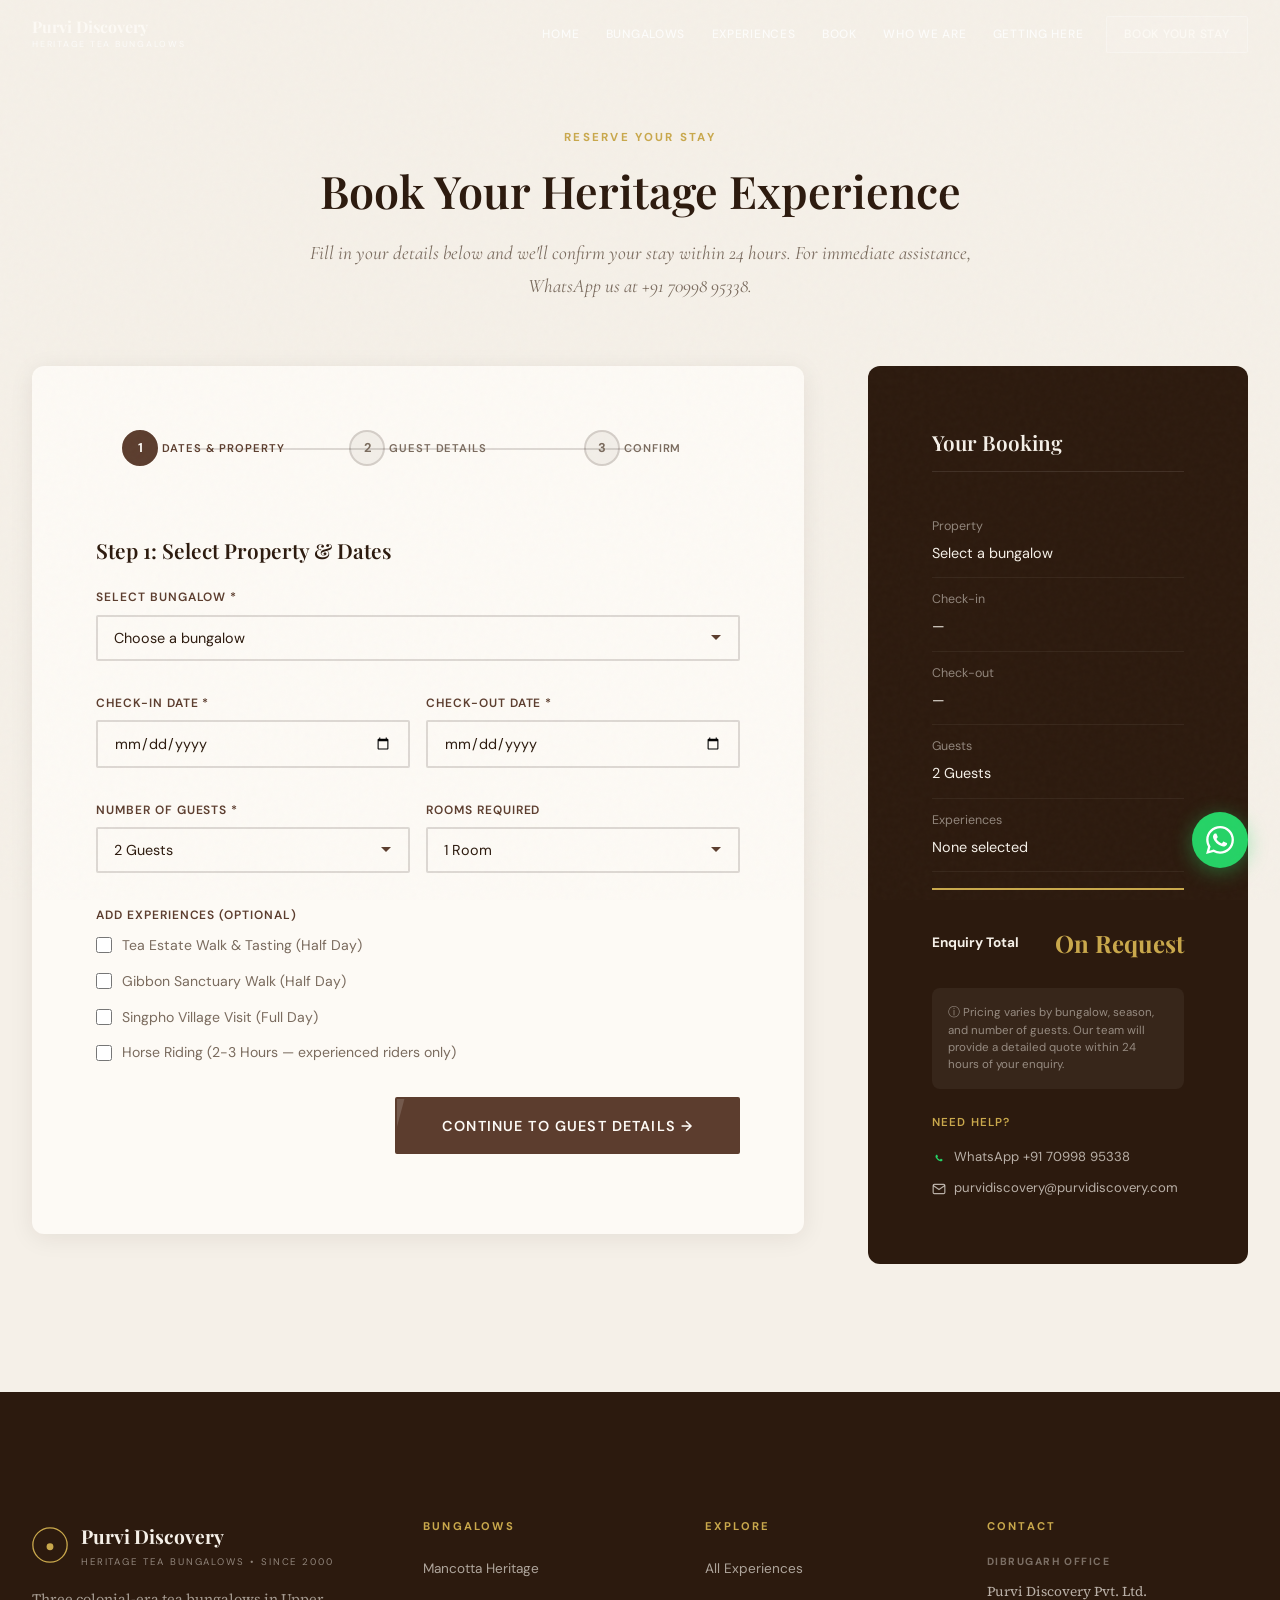
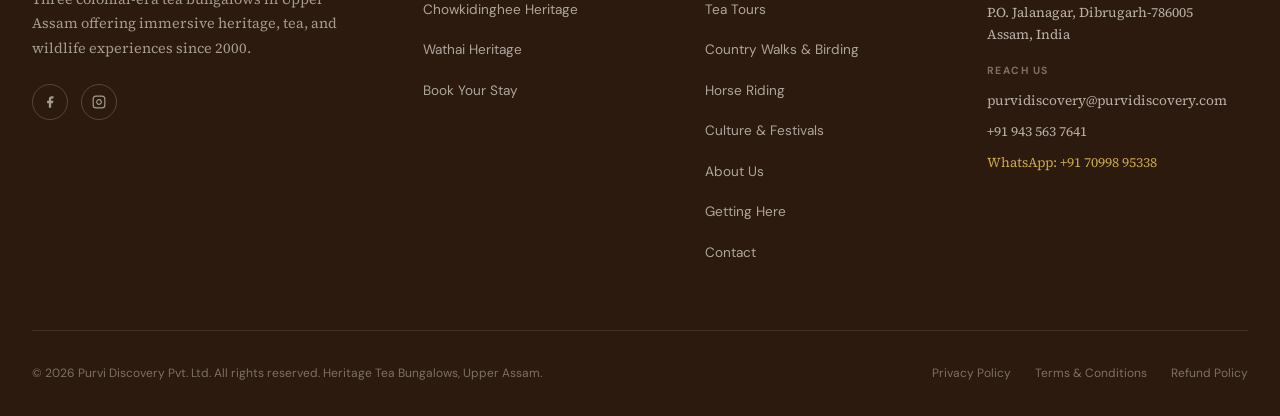
<file: pages/book.html>
<!DOCTYPE html>
<html lang="en">
<head>
  <meta charset="UTF-8">
  <meta name="viewport" content="width=device-width, initial-scale=1.0">
  <title>Book Your Stay — Purvi Discovery</title>
  <meta name="description" content="Book your stay at Purvi Discovery heritage tea bungalows in Upper Assam. Check availability and reserve your room at Mancotta, Chowkidinghee, or Wathai.">
  <link rel="stylesheet" href="../assets/css/style.css">
</head>
<body>

  <nav class="nav">
    <div class="nav__inner">
      <a href="../index.html" class="nav__brand">
        <div><div class="nav__logo-text">Purvi Discovery</div><span class="nav__logo-sub">Heritage Tea Bungalows</span></div>
      </a>
      <ul class="nav__links">
        <li class="nav__item"><a href="../index.html" class="nav__link">Home</a></li>
        <li class="nav__item">
          <a href="#" class="nav__link">Bungalows</a>
          <ul class="nav__dropdown-menu">
            <li><a href="mancotta.html" class="nav__dropdown-link">Mancotta Heritage</a></li>
            <li><a href="chowkidinghee.html" class="nav__dropdown-link">Chowkidinghee Heritage</a></li>
            <li><a href="wathai.html" class="nav__dropdown-link">Wathai Heritage</a></li>
          </ul>
        </li>
        <li class="nav__item"><a href="experiences.html" class="nav__link">Experiences</a></li>
        <li class="nav__item"><a href="book.html" class="nav__link">Book</a></li>
        <li class="nav__item"><a href="who-we-are.html" class="nav__link">Who We Are</a></li>
        <li class="nav__item"><a href="getting-here.html" class="nav__link">Getting Here</a></li>
        <li class="nav__item"><a href="book.html" class="nav__link nav__link--cta">Book Your Stay</a></li>
      </ul>
      <button class="nav__hamburger" aria-label="Open menu"><span></span><span></span><span></span></button>
    </div>
  </nav>

  <div class="nav__mobile" id="navMobile">
    <div class="nav__mobile-top">
      <a href="../index.html" class="nav__mobile-brand">
        <div><div class="nav__mobile-logo-text">Purvi Discovery</div><span class="nav__mobile-logo-sub">Heritage Tea Bungalows</span></div>
      </a>
      <button class="nav__mobile-close" id="navMobileClose" aria-label="Close menu">
        <svg width="18" height="18" viewBox="0 0 24 24" fill="none" stroke="currentColor" stroke-width="2" stroke-linecap="round">
          <line x1="18" y1="6" x2="6" y2="18"/>
          <line x1="6" y1="6" x2="18" y2="18"/>
        </svg>
      </button>
    </div>
    <div class="nav__mobile-body">
      <ul class="nav__mobile-links">
        <li><a href="../index.html" class="nav__mobile-link">Home</a></li>
        <li><a href="mancotta.html" class="nav__mobile-link">Mancotta Heritage</a></li>
        <li><a href="chowkidinghee.html" class="nav__mobile-link">Chowkidinghee Heritage</a></li>
        <li><a href="wathai.html" class="nav__mobile-link">Wathai Heritage</a></li>
        <li><a href="experiences.html" class="nav__mobile-link">Experiences</a></li>
        <li><a href="book.html" class="nav__mobile-link nav__mobile-link--highlight">Book Your Stay</a></li>
        <li><a href="who-we-are.html" class="nav__mobile-link">Who We Are</a></li>
        <li><a href="getting-here.html" class="nav__mobile-link">Getting Here</a></li>
        <li><a href="contact.html" class="nav__mobile-link">Contact</a></li>
      </ul>
    </div>
    <div class="nav__mobile-footer">
      <div class="nav__mobile-footer-contact">
        <a href="mailto:purvidiscovery@purvidiscovery.com" class="nav__mobile-footer-link"><svg width="13" height="13" viewBox="0 0 24 24" fill="none" stroke="currentColor" stroke-width="2"><path d="M4 4h16c1.1 0 2 .9 2 2v12c0 1.1-.9 2-2 2H4c-1.1 0-2-.9-2-2V6c0-1.1.9-2 2-2z"/><polyline points="22,6 12,13 2,6"/></svg>purvidiscovery@purvidiscovery.com</a>
        <a href="tel:+919435637641" class="nav__mobile-footer-link"><svg width="13" height="13" viewBox="0 0 24 24" fill="none" stroke="currentColor" stroke-width="2"><path d="M22 16.92v3a2 2 0 01-2.18 2 19.79 19.79 0 01-8.63-3.07 19.5 19.5 0 01-6-6 19.79 19.79 0 01-3.07-8.67A2 2 0 014.11 2h3a2 2 0 012 1.72"/></svg>+91 943 563 7641</a>
      </div>
    </div>
  </div>

  <section class="booking-section">
    <div class="container">
      <div class="section__header" style="margin-bottom:var(--space-lg);">
        <span class="section__label">Reserve Your Stay</span>
        <h2 class="section__title display-md">Book Your Heritage Experience</h2>
        <p class="section__desc">Fill in your details below and we'll confirm your stay within 24 hours. For immediate assistance, WhatsApp us at +91 70998 95338.</p>
      </div>

      <div class="booking-section__inner">
        <!-- FORM -->
        <div class="booking-form">
          <!-- STEPS -->
          <div class="booking-form__steps">
            <div class="booking-form__step active" data-step="1">
              <span class="booking-form__step-label">Dates &amp; Property</span>
            </div>
            <div class="booking-form__step" data-step="2">
              <span class="booking-form__step-label">Guest Details</span>
            </div>
            <div class="booking-form__step" data-step="3">
              <span class="booking-form__step-label">Confirm</span>
            </div>
            <div class="booking-form__step-line">
              <div class="booking-form__step-line-fill" style="width:0%;"></div>
            </div>
          </div>

          <form id="bookingForm">
            <!-- STEP 1 -->
            <div class="booking-step" id="step1">
              <h3 style="font-family:var(--font-display);font-size:1.3rem;margin-bottom:1.5rem;">Step 1: Select Property &amp; Dates</h3>

              <div class="form-grid">
                <div class="form-group full">
                  <label class="form-label" for="booking-property">Select Bungalow *</label>
                  <select id="booking-property" name="property" class="form-select" required>
                    <option value="">Choose a bungalow</option>
                    <option value="Mancotta Heritage">Mancotta Heritage Tea Bungalow — Dibrugarh</option>
                    <option value="Chowkidinghee Heritage">Chowkidinghee Heritage Tea Bungalow — Dibrugarh</option>
                    <option value="Wathai Heritage">Wathai Heritage Tea Bungalow — Tinsukia</option>
                    <option value="Multi-property">Multi-property Stay (2+ bungalows)</option>
                  </select>
                </div>

                <div class="form-group">
                  <label class="form-label" for="booking-checkin">Check-in Date *</label>
                  <input type="date" id="booking-checkin" name="checkin" class="form-input" required>
                </div>

                <div class="form-group">
                  <label class="form-label" for="booking-checkout">Check-out Date *</label>
                  <input type="date" id="booking-checkout" name="checkout" class="form-input" required>
                </div>

                <div class="form-group">
                  <label class="form-label" for="booking-guests">Number of Guests *</label>
                  <select id="booking-guests" name="guests" class="form-select" required>
                    <option value="">Select</option>
                    <option value="1">1 Guest</option>
                    <option value="2" selected>2 Guests</option>
                    <option value="3">3 Guests</option>
                    <option value="4">4 Guests</option>
                    <option value="5">5 Guests</option>
                    <option value="6">6 Guests</option>
                    <option value="7+">7+ Guests (Group)</option>
                  </select>
                </div>

                <div class="form-group">
                  <label class="form-label" for="booking-rooms">Rooms Required</label>
                  <select id="booking-rooms" name="rooms" class="form-select">
                    <option value="1" selected>1 Room</option>
                    <option value="2">2 Rooms</option>
                    <option value="3">3 Rooms</option>
                    <option value="4">4 Rooms</option>
                  </select>
                </div>

                <div class="form-group full">
                  <label class="form-label">Add Experiences (optional)</label>
                  <div style="display:flex;flex-direction:column;gap:0.7rem;">
                    <label style="display:flex;align-items:center;gap:0.6rem;cursor:pointer;font-family:var(--font-ui);font-size:0.88rem;color:var(--faded-ink);">
                      <input type="checkbox" name="experiences" value="tea-tour" style="accent-color:var(--tea-green);width:16px;height:16px;"> Tea Estate Walk &amp; Tasting (Half Day)
                    </label>
                    <label style="display:flex;align-items:center;gap:0.6rem;cursor:pointer;font-family:var(--font-ui);font-size:0.88rem;color:var(--faded-ink);">
                      <input type="checkbox" name="experiences" value="gibbon-walk" style="accent-color:var(--tea-green);width:16px;height:16px;"> Gibbon Sanctuary Walk (Half Day)
                    </label>
                    <label style="display:flex;align-items:center;gap:0.6rem;cursor:pointer;font-family:var(--font-ui);font-size:0.88rem;color:var(--faded-ink);">
                      <input type="checkbox" name="experiences" value="singpho" style="accent-color:var(--tea-green);width:16px;height:16px;"> Singpho Village Visit (Full Day)
                    </label>
                    <label style="display:flex;align-items:center;gap:0.6rem;cursor:pointer;font-family:var(--font-ui);font-size:0.88rem;color:var(--faded-ink);">
                      <input type="checkbox" name="experiences" value="horse" style="accent-color:var(--tea-green);width:16px;height:16px;"> Horse Riding (2-3 Hours — experienced riders only)
                    </label>
                  </div>
                </div>

                <div class="form-group full" style="text-align:right;">
                  <button type="button" class="btn btn-primary btn-lg" data-next>Continue to Guest Details &rarr;</button>
                </div>
              </div>
            </div>

            <!-- STEP 2 -->
            <div class="booking-step" id="step2" style="display:none;">
              <h3 style="font-family:var(--font-display);font-size:1.3rem;margin-bottom:1.5rem;">Step 2: Your Details</h3>

              <div class="form-grid">
                <div class="form-group">
                  <label class="form-label" for="booking-firstname">First Name *</label>
                  <input type="text" id="booking-firstname" name="firstname" class="form-input" placeholder="First name" required>
                </div>
                <div class="form-group">
                  <label class="form-label" for="booking-lastname">Last Name *</label>
                  <input type="text" id="booking-lastname" name="lastname" class="form-input" placeholder="Last name" required>
                </div>
                <div class="form-group">
                  <label class="form-label" for="booking-email">Email Address *</label>
                  <input type="email" id="booking-email" name="email" class="form-input" placeholder="your@email.com" required>
                </div>
                <div class="form-group">
                  <label class="form-label" for="booking-phone">Phone / WhatsApp *</label>
                  <input type="tel" id="booking-phone" name="phone" class="form-input" placeholder="+91 ..." required>
                </div>
                <div class="form-group">
                  <label class="form-label" for="booking-country">Country *</label>
                  <input type="text" id="booking-country" name="country" class="form-input" placeholder="Your country" required>
                </div>
                <div class="form-group">
                  <label class="form-label" for="booking-nationality">Nationality</label>
                  <input type="text" id="booking-nationality" name="nationality" class="form-input" placeholder="Nationality">
                </div>
                <div class="form-group full">
                  <label class="form-label" for="booking-requests">Special Requests</label>
                  <textarea id="booking-requests" name="requests" class="form-textarea" placeholder="Dietary requirements, accessibility needs, special occasions, arrival time, etc."></textarea>
                </div>
                <div class="form-group full">
                  <label style="display:flex;align-items:flex-start;gap:0.6rem;cursor:pointer;font-family:var(--font-ui);font-size:0.82rem;color:var(--faded-ink);line-height:1.5;">
                    <input type="checkbox" required style="accent-color:var(--tea-green);width:16px;height:16px;margin-top:2px;flex-shrink:0;">
                    I agree to the <a href="#" style="color:var(--tea-brown);text-decoration:underline;">Booking Terms &amp; Conditions</a> and <a href="#" style="color:var(--tea-brown);text-decoration:underline;">Cancellation Policy</a>. I understand this is a booking enquiry and my stay will be confirmed upon payment.
                  </label>
                </div>
                <div class="form-group full" style="display:flex;justify-content:space-between;align-items:center;gap:1rem;">
                  <button type="button" class="btn btn-secondary" data-prev>&larr; Back</button>
                  <button type="button" class="btn btn-primary btn-lg" data-next>Review Booking &rarr;</button>
                </div>
              </div>
            </div>

            <!-- STEP 3 -->
            <div class="booking-step" id="step3" style="display:none;">
              <h3 style="font-family:var(--font-display);font-size:1.3rem;margin-bottom:1.5rem;">Step 3: Confirm Your Booking</h3>

              <div style="background:var(--cream);border-radius:8px;padding:1.5rem;margin-bottom:1.5rem;border:1px solid var(--sepia-light);">
                <h4 style="font-family:var(--font-ui);font-size:0.75rem;font-weight:700;text-transform:uppercase;letter-spacing:0.15em;color:var(--tea-green);margin-bottom:1rem;">Booking Summary</h4>
                <div style="display:flex;flex-direction:column;gap:0.6rem;">
                  <div style="display:flex;justify-content:space-between;">
                    <span style="font-family:var(--font-ui);font-size:0.82rem;color:var(--faded-ink);">Bungalow</span>
                    <span class="summary-property" style="font-family:var(--font-ui);font-size:0.88rem;font-weight:600;">—</span>
                  </div>
                  <div style="display:flex;justify-content:space-between;">
                    <span style="font-family:var(--font-ui);font-size:0.82rem;color:var(--faded-ink);">Dates</span>
                    <span class="summary-dates" style="font-family:var(--font-ui);font-size:0.88rem;font-weight:600;">—</span>
                  </div>
                  <div style="display:flex;justify-content:space-between;">
                    <span style="font-family:var(--font-ui);font-size:0.82rem;color:var(--faded-ink);">Guests</span>
                    <span class="summary-guests" style="font-family:var(--font-ui);font-size:0.88rem;font-weight:600;">—</span>
                  </div>
                </div>
              </div>

              <div style="background:var(--sepia-xlight);border-radius:8px;padding:1.2rem;margin-bottom:1.5rem;font-family:var(--font-ui);font-size:0.82rem;color:var(--faded-ink);line-height:1.6;">
                &#9432; Our team will review your booking and send you a payment link within 24 hours. Your stay is confirmed upon receipt of payment. All major cards, bank transfers, and UPI accepted.
              </div>

              <div style="display:flex;justify-content:space-between;align-items:center;gap:1rem;">
                <button type="button" class="btn btn-secondary" data-prev>&larr; Back</button>
                <button type="submit" class="btn btn-primary btn-lg">Confirm Booking Enquiry</button>
              </div>
            </div>
          </form>

          <!-- SUCCESS -->
          <div class="success-message booking-success" style="display:none;">
            <div class="success-message__icon">
              <svg width="36" height="36" viewBox="0 0 24 24" fill="none" stroke="currentColor" stroke-width="2"><polyline points="20 6 9 17 4 12"/></svg>
            </div>
            <h3 class="success-message__title">Booking Received!</h3>
            <p class="success-message__desc">
              Thank you for choosing Purvi Discovery. Our team in Dibrugarh will review your booking and get back to you within 24 hours with payment details and confirmation.
              <br><br>
              In the meantime, feel free to WhatsApp us at <a href="https://wa.me/917099895338" style="color:var(--tea-brown);">+91 70998 95338</a> for any immediate questions.
            </p>
            <a href="../index.html" class="btn btn-primary btn-lg" style="margin-top:2rem;">Return to Homepage</a>
          </div>
        </div>

        <!-- SUMMARY SIDEBAR -->
        <div class="booking-summary">
          <h3 class="booking-summary__title">Your Booking</h3>

          <div class="booking-summary__item">
            <div>
              <p class="booking-summary__item-label">Property</p>
              <p class="booking-summary__item-value summary-property">Select a bungalow</p>
            </div>
          </div>
          <div class="booking-summary__item">
            <div>
              <p class="booking-summary__item-label">Check-in</p>
              <p class="booking-summary__item-value summary-checkin">—</p>
            </div>
          </div>
          <div class="booking-summary__item">
            <div>
              <p class="booking-summary__item-label">Check-out</p>
              <p class="booking-summary__item-value summary-checkout">—</p>
            </div>
          </div>
          <div class="booking-summary__item">
            <div>
              <p class="booking-summary__item-label">Guests</p>
              <p class="booking-summary__item-value summary-guests">2 Guests</p>
            </div>
          </div>
          <div class="booking-summary__item">
            <div>
              <p class="booking-summary__item-label">Experiences</p>
              <p class="booking-summary__item-value summary-experiences">None selected</p>
            </div>
          </div>

          <div class="booking-summary__total">
            <span class="booking-summary__total-label">Enquiry Total</span>
            <span class="booking-summary__total-value">On Request</span>
          </div>

          <div style="margin-top:1.5rem;padding:1rem;background:rgba(253,250,245,0.05);border-radius:8px;">
            <p style="font-family:var(--font-ui);font-size:0.72rem;color:rgba(245,240,232,0.5);line-height:1.5;">
              &#9432; Pricing varies by bungalow, season, and number of guests. Our team will provide a detailed quote within 24 hours of your enquiry.
            </p>
          </div>

          <div style="margin-top:1.5rem;">
            <p style="font-family:var(--font-ui);font-size:0.72rem;font-weight:600;text-transform:uppercase;letter-spacing:0.1em;color:var(--brass);margin-bottom:0.8rem;">Need Help?</p>
            <a href="https://wa.me/917099895338" style="display:flex;align-items:center;gap:0.5rem;font-family:var(--font-ui);font-size:0.82rem;color:rgba(245,240,232,0.7);margin-bottom:0.5rem;">
              <svg width="14" height="14" viewBox="0 0 24 24" fill="#25D366"><path d="M17.472 14.382c-.297-.149-1.758-.867-2.03-.967-.273-.099-.471-.148-.67.15-.197.297-.767.966-.94 1.164-.173.199-.347.223-.644.075-.297-.15-1.255-.463-2.39-1.475-.883-.788-1.48-1.761-1.653-2.059-.173-.297-.018-.458.13-.606.134-.133.298-.347.446-.52.149-.174.198-.298.298-.497.099-.198.05-.371-.025-.52-.075-.149-.669-1.612-.916-2.207-.242-.579-.487-.5-.669-.51-.173-.008-.371-.01-.57-.01-.198 0-.52.074-.792.372-.272.297-1.04 1.016-1.04 2.479 0 1.462 1.065 2.875 1.213 3.074.149.198 2.096 3.2 5.077 4.487.709.306 1.262.489 1.694.625.712.227 1.36.195 1.871.118.571-.085 1.758-.719 2.006-1.413.248-.694.248-1.289.173-1.413-.074-.124-.272-.198-.57-.347"/></svg>
              WhatsApp +91 70998 95338
            </a>
            <a href="mailto:purvidiscovery@purvidiscovery.com" style="display:flex;align-items:center;gap:0.5rem;font-family:var(--font-ui);font-size:0.82rem;color:rgba(245,240,232,0.7);">
              <svg width="14" height="14" viewBox="0 0 24 24" fill="none" stroke="currentColor" stroke-width="2"><path d="M4 4h16c1.1 0 2 .9 2 2v12c0 1.1-.9 2-2 2H4c-1.1 0-2-.9-2-2V6c0-1.1.9-2 2-2z"/><polyline points="22,6 12,13 2,6"/></svg>
              purvidiscovery@purvidiscovery.com
            </a>
          </div>
        </div>
      </div>
    </div>
  </section>

  <footer class="footer">
    <div class="container">
      <div class="footer__grid">
        <div class="footer__brand">
          <div class="footer__logo">
            <svg width="36" height="36" viewBox="0 0 42 42" fill="none"><circle cx="21" cy="21" r="20" stroke="#C9A84C" stroke-width="1.5"/><circle cx="21" cy="23" r="4" fill="#C9A84C"/></svg>
            <div><div class="footer__logo-text">Purvi Discovery</div><span class="footer__logo-sub">Heritage Tea Bungalows &bull; Since 2000</span></div>
          </div>
          <p class="footer__about">Three colonial-era tea bungalows in Upper Assam offering immersive heritage, tea, and wildlife experiences since 2000.</p>
          <div class="footer__social">
            <a href="https://www.facebook.com/purvidiscoverynortheast/" class="footer__social-link" aria-label="Facebook" target="_blank" rel="noopener"><svg width="14" height="14" viewBox="0 0 24 24" fill="currentColor"><path d="M18 2h-3a5 5 0 00-5 5v3H7v4h3v8h4v-8h3l1-4h-4V7a1 1 0 011-1h3z"/></svg></a>
            <a href="https://www.instagram.com/purvidiscoveryofficial/" class="footer__social-link" aria-label="Instagram" target="_blank" rel="noopener"><svg width="14" height="14" viewBox="0 0 24 24" fill="none" stroke="currentColor" stroke-width="2"><rect x="2" y="2" width="20" height="20" rx="5"/><path d="M16 11.37A4 4 0 1112.63 8 4 4 0 0116 11.37z"/></svg></a>
          </div>
        </div>
        <div>
          <h3 class="footer__col-title">Bungalows</h3>
          <ul class="footer__links">
            <li><a href="mancotta.html" class="footer__link">Mancotta Heritage</a></li>
            <li><a href="chowkidinghee.html" class="footer__link">Chowkidinghee Heritage</a></li>
            <li><a href="wathai.html" class="footer__link">Wathai Heritage</a></li>
            <li><a href="book.html" class="footer__link">Book Your Stay</a></li>
          </ul>
        </div>
        <div>
          <h3 class="footer__col-title">Explore</h3>
          <ul class="footer__links">
            <li><a href="experiences.html" class="footer__link">All Experiences</a></li>
            <li><a href="experiences.html#tea-tours" class="footer__link">Tea Tours</a></li>
            <li><a href="experiences.html#birding" class="footer__link">Country Walks &amp; Birding</a></li>
            <li><a href="experiences.html#horse" class="footer__link">Horse Riding</a></li>
            <li><a href="experiences.html#culture" class="footer__link">Culture &amp; Festivals</a></li>
            <li><a href="who-we-are.html" class="footer__link">About Us</a></li>
            <li><a href="getting-here.html" class="footer__link">Getting Here</a></li>
            <li><a href="contact.html" class="footer__link">Contact</a></li>
          </ul>
        </div>
        <div>
          <h3 class="footer__col-title">Contact</h3>
          <div class="footer__contact-item">
            <span class="footer__contact-label">Dibrugarh Office</span>
            <p class="footer__contact-value">Purvi Discovery Pvt. Ltd.<br>P.O. Jalanagar, Dibrugarh-786005<br>Assam, India</p>
          </div>
          <div class="footer__contact-item" style="margin-top:1rem;">
            <span class="footer__contact-label">Reach Us</span>
            <a href="mailto:purvidiscovery@purvidiscovery.com" class="footer__contact-value">purvidiscovery@purvidiscovery.com</a>
            <a href="tel:+919435637641" class="footer__contact-value">+91 943 563 7641</a>
            <a href="https://wa.me/917099895338" class="footer__contact-value" style="color:var(--brass);">WhatsApp: +91 70998 95338</a>
          </div>
        </div>
      </div>
      <div class="footer__divider"></div>
      <div class="footer__bottom">
        <p class="footer__copyright">&copy; 2026 Purvi Discovery Pvt. Ltd. All rights reserved. Heritage Tea Bungalows, Upper Assam.</p>
        <div class="footer__legal">
          <a href="#" class="footer__legal-link">Privacy Policy</a>
          <a href="#" class="footer__legal-link">Terms &amp; Conditions</a>
          <a href="#" class="footer__legal-link">Refund Policy</a>
        </div>
      </div>
    </div>
  </footer>

  <a href="https://wa.me/917099895338" class="whatsapp-sticky" aria-label="WhatsApp">
    <svg viewBox="0 0 24 24" fill="currentColor"><path d="M17.472 14.382c-.297-.149-1.758-.867-2.03-.967-.273-.099-.471-.148-.67.15-.197.297-.767.966-.94 1.164-.173.199-.347.223-.644.075-.297-.15-1.255-.463-2.39-1.475-.883-.788-1.48-1.761-1.653-2.059-.173-.297-.018-.458.13-.606.134-.133.298-.347.446-.52.149-.174.198-.298.298-.497.099-.198.05-.371-.025-.52-.075-.149-.669-1.612-.916-2.207-.242-.579-.487-.5-.669-.51-.173-.008-.371-.01-.57-.01-.198 0-.52.074-.792.372-.272.297-1.04 1.016-1.04 2.479 0 1.462 1.065 2.875 1.213 3.074.149.198 2.096 3.2 5.077 4.487.709.306 1.262.489 1.694.625.712.227 1.36.195 1.871.118.571-.085 1.758-.719 2.006-1.413.248-.694.248-1.289.173-1.413-.074-.124-.272-.198-.57-.347m-5.421 7.403h-.004a9.87 9.87 0 01-5.031-1.378l-.361-.214-3.741.982.998-3.648-.235-.374a9.86 9.86 0 01-1.51-5.26c.001-5.45 4.436-9.884 9.888-9.884 2.64 0 5.122 1.03 6.988 2.898a9.825 9.825 0 012.893 6.994c-.003 5.45-4.437 9.884-9.885 9.884m8.413-18.297A11.815 11.815 0 0012.05 0C5.495 0 .16 5.335.157 11.892c0 2.096.547 4.142 1.588 5.945L.057 24l6.305-1.654a11.882 11.882 0 005.683 1.448h.005c6.554 0 11.89-5.335 11.893-11.893a11.821 11.821 0 00-3.48-8.413Z"/></svg>
  </a>

  <script src="../assets/js/main.js"></script>
</body>
</html>
</file>
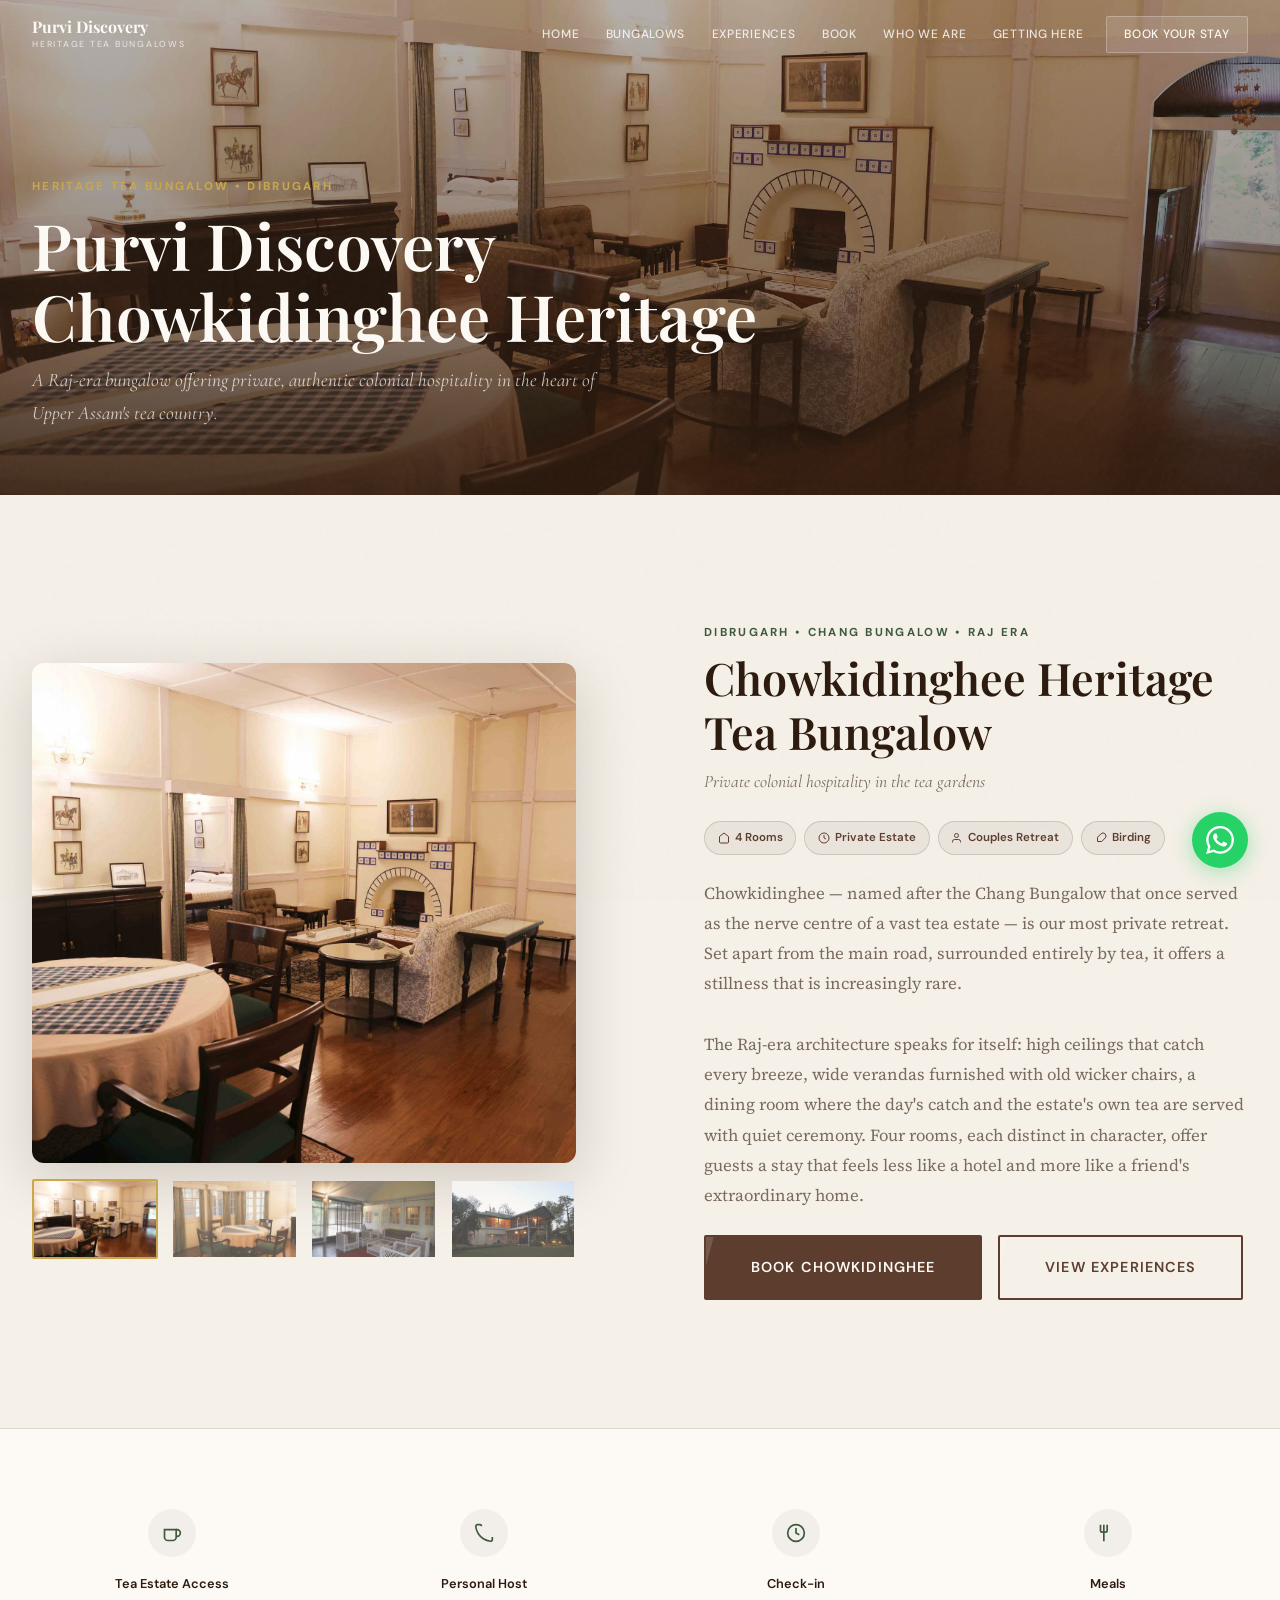
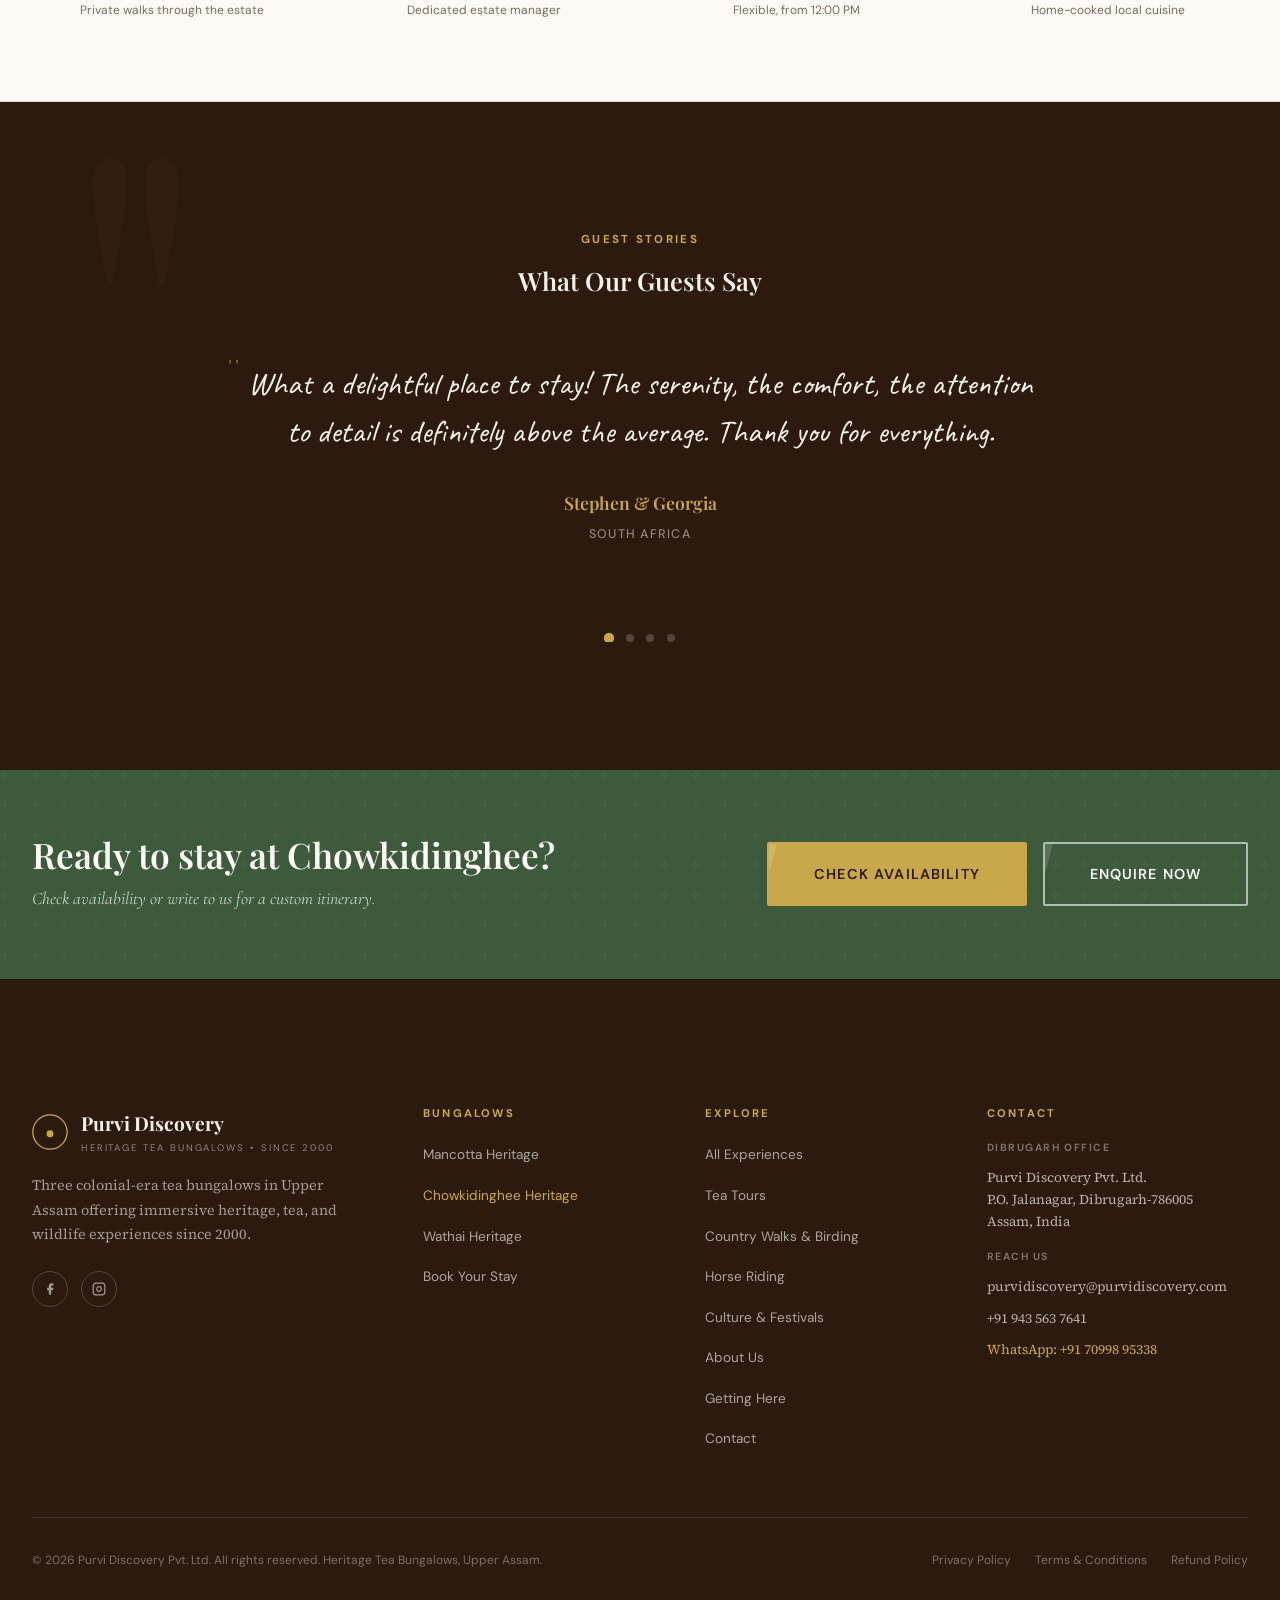
<file: pages/chowkidinghee.html>
<!DOCTYPE html>
<html lang="en">
<head>
  <meta charset="UTF-8">
  <meta name="viewport" content="width=device-width, initial-scale=1.0">
  <title>Chowkidinghee Heritage Tea Bungalow — Purvi Discovery</title>
  <meta name="description" content="A Raj-era heritage bungalow in Dibrugarh offering a private and authentic colonial hospitality experience surrounded by endless tea gardens.">
  <link rel="stylesheet" href="../assets/css/style.css">
</head>
<body>

  <nav class="nav">
    <div class="nav__inner">
      <a href="../index.html" class="nav__brand">
        <div><div class="nav__logo-text">Purvi Discovery</div><span class="nav__logo-sub">Heritage Tea Bungalows</span></div>
      </a>
      <ul class="nav__links">
        <li class="nav__item"><a href="../index.html" class="nav__link">Home</a></li>
        <li class="nav__item">
          <a href="#" class="nav__link">Bungalows</a>
          <ul class="nav__dropdown-menu">
            <li><a href="mancotta.html" class="nav__dropdown-link">Mancotta Heritage</a></li>
            <li><a href="chowkidinghee.html" class="nav__dropdown-link">Chowkidinghee Heritage</a></li>
            <li><a href="wathai.html" class="nav__dropdown-link">Wathai Heritage</a></li>
          </ul>
        </li>
        <li class="nav__item"><a href="experiences.html" class="nav__link">Experiences</a></li>
        <li class="nav__item"><a href="book.html" class="nav__link">Book</a></li>
        <li class="nav__item"><a href="who-we-are.html" class="nav__link">Who We Are</a></li>
        <li class="nav__item"><a href="getting-here.html" class="nav__link">Getting Here</a></li>
        <li class="nav__item"><a href="book.html" class="nav__link nav__link--cta">Book Your Stay</a></li>
      </ul>
      <button class="nav__hamburger" aria-label="Open menu"><span></span><span></span><span></span></button>
    </div>
  </nav>

  <div class="nav__mobile" id="navMobile">
    <div class="nav__mobile-top">
      <a href="../index.html" class="nav__mobile-brand">
        <div><div class="nav__mobile-logo-text">Purvi Discovery</div><span class="nav__mobile-logo-sub">Heritage Tea Bungalows</span></div>
      </a>
      <button class="nav__mobile-close" id="navMobileClose" aria-label="Close menu">
        <svg width="18" height="18" viewBox="0 0 24 24" fill="none" stroke="currentColor" stroke-width="2" stroke-linecap="round">
          <line x1="18" y1="6" x2="6" y2="18"/>
          <line x1="6" y1="6" x2="18" y2="18"/>
        </svg>
      </button>
    </div>
    <div class="nav__mobile-body">
      <ul class="nav__mobile-links">
        <li><a href="../index.html" class="nav__mobile-link">Home</a></li>
        <li><a href="mancotta.html" class="nav__mobile-link">Mancotta Heritage</a></li>
        <li><a href="chowkidinghee.html" class="nav__mobile-link nav__mobile-link--highlight">Chowkidinghee Heritage</a></li>
        <li><a href="wathai.html" class="nav__mobile-link">Wathai Heritage</a></li>
        <li><a href="experiences.html" class="nav__mobile-link">Experiences</a></li>
        <li><a href="book.html" class="nav__mobile-link">Book Your Stay</a></li>
        <li><a href="who-we-are.html" class="nav__mobile-link">Who We Are</a></li>
        <li><a href="getting-here.html" class="nav__mobile-link">Getting Here</a></li>
        <li><a href="contact.html" class="nav__mobile-link">Contact</a></li>
      </ul>
    </div>
    <div class="nav__mobile-footer">
      <div class="nav__mobile-footer-contact">
        <a href="mailto:purvidiscovery@purvidiscovery.com" class="nav__mobile-footer-link"><svg width="13" height="13" viewBox="0 0 24 24" fill="none" stroke="currentColor" stroke-width="2"><path d="M4 4h16c1.1 0 2 .9 2 2v12c0 1.1-.9 2-2 2H4c-1.1 0-2-.9-2-2V6c0-1.1.9-2 2-2z"/><polyline points="22,6 12,13 2,6"/></svg>purvidiscovery@purvidiscovery.com</a>
        <a href="tel:+919435637641" class="nav__mobile-footer-link"><svg width="13" height="13" viewBox="0 0 24 24" fill="none" stroke="currentColor" stroke-width="2"><path d="M22 16.92v3a2 2 0 01-2.18 2 19.79 19.79 0 01-8.63-3.07 19.5 19.5 0 01-6-6 19.79 19.79 0 01-3.07-8.67A2 2 0 014.11 2h3a2 2 0 012 1.72"/></svg>+91 943 563 7641</a>
      </div>
    </div>
  </div>

  <section class="page-hero">
    <img src="../assets/img/chowkidinghee-bungalow-1.jpg" alt="Chowkidinghee Heritage Bungalow" class="page-hero__img">
    <div class="page-hero__overlay"></div>
    <div class="page-hero__content">
      <p class="page-hero__label">Heritage Tea Bungalow &bull; Dibrugarh</p>
      <h1 class="page-hero__title">Purvi Discovery<br>Chowkidinghee Heritage</h1>
      <p class="page-hero__desc">A Raj-era bungalow offering private, authentic colonial hospitality in the heart of Upper Assam's tea country.</p>
    </div>
  </section>

  <section class="bungalow-intro">
    <div class="container">
      <div class="bungalow-intro__inner">
        <div class="bungalow-intro__gallery reveal-left">
          <img src="../assets/img/chowkidinghee-bungalow-1.jpg" alt="Chowkidinghee exterior" class="bungalow-intro__main-img" id="mainImg">
          <div class="bungalow-intro__thumbs">
            <img src="../assets/img/chowkidinghee-bungalow-1.jpg" class="bungalow-intro__thumb active" onclick="changeImage(this,'../assets/img/chowkidinghee-bungalow-1.jpg')">
            <img src="../assets/img/chowkidinghee-bungalow-2.jpg" class="bungalow-intro__thumb" onclick="changeImage(this,'../assets/img/chowkidinghee-bungalow-2.jpg')">
            <img src="../assets/img/chowkidinghee-bungalow-3.jpg" class="bungalow-intro__thumb" onclick="changeImage(this,'../assets/img/chowkidinghee-bungalow-3.jpg')">
            <img src="../assets/img/chokindi-heritage-slide.jpg" class="bungalow-intro__thumb" onclick="changeImage(this,'../assets/img/chokindi-heritage-slide.jpg')">
          </div>
        </div>
        <div class="bungalow-intro__info reveal-right">
          <p class="bungalow-intro__location">Dibrugarh &bull; Chang Bungalow &bull; Raj Era</p>
          <h2 class="bungalow-intro__title">Chowkidinghee Heritage<br>Tea Bungalow</h2>
          <p class="bungalow-intro__subtitle">Private colonial hospitality in the tea gardens</p>
          <div class="bungalow-intro__badges">
            <span class="bungalow-intro__badge"><svg viewBox="0 0 24 24" fill="none" stroke="currentColor" stroke-width="2" width="12" height="12"><path d="M3 9l9-7 9 7v11a2 2 0 01-2 2H5a2 2 0 01-2-2z"/></svg> 4 Rooms</span>
            <span class="bungalow-intro__badge"><svg viewBox="0 0 24 24" fill="none" stroke="currentColor" stroke-width="2" width="12" height="12"><circle cx="12" cy="12" r="10"/><polyline points="12 6 12 12 16 14"/></svg> Private Estate</span>
            <span class="bungalow-intro__badge"><svg viewBox="0 0 24 24" fill="none" stroke="currentColor" stroke-width="2" width="12" height="12"><path d="M17 21v-2a4 4 0 00-4-4H5a4 4 0 00-4 4v2"/><circle cx="9" cy="7" r="4"/></svg> Couples Retreat</span>
            <span class="bungalow-intro__badge"><svg viewBox="0 0 24 24" fill="none" stroke="currentColor" stroke-width="2" width="12" height="12"><path d="M20.24 12.24a6 6 0 00-8.49-8.49L5 10.5V19h8.5z"/></svg> Birding</span>
          </div>
          <p class="bungalow-intro__desc">
            Chowkidinghee — named after the Chang Bungalow that once served as the nerve centre of a vast tea estate — is our most private retreat. Set apart from the main road, surrounded entirely by tea, it offers a stillness that is increasingly rare.
            <br><br>
            The Raj-era architecture speaks for itself: high ceilings that catch every breeze, wide verandas furnished with old wicker chairs, a dining room where the day's catch and the estate's own tea are served with quiet ceremony. Four rooms, each distinct in character, offer guests a stay that feels less like a hotel and more like a friend's extraordinary home.
          </p>
          <div class="bungalow-intro__actions">
            <a href="book.html?property=Chowkidinghee" class="btn btn-primary btn-lg">Book Chowkidinghee</a>
            <a href="experiences.html" class="btn btn-secondary btn-lg">View Experiences</a>
          </div>
        </div>
      </div>
    </div>
  </section>

  <section class="bungalow-features">
    <div class="container">
      <div class="bungalow-features__grid stagger">
        <div class="bungalow-feature">
          <div class="bungalow-feature__icon"><svg width="20" height="20" viewBox="0 0 24 24" fill="none" stroke="currentColor" stroke-width="2"><path d="M17 8h1a4 4 0 110 8h-1"/><path d="M3 8h14v9a4 4 0 01-4 4H7a4 4 0 01-4-4V8z"/></svg></div>
          <div class="bungalow-feature__label">Tea Estate Access</div>
          <div class="bungalow-feature__value">Private walks through the estate</div>
        </div>
        <div class="bungalow-feature">
          <div class="bungalow-feature__icon"><svg width="20" height="20" viewBox="0 0 24 24" fill="none" stroke="currentColor" stroke-width="2"><path d="M22 16.92v3a2 2 0 01-2.18 2 19.79 19.79 0 01-8.63-3.07 19.5 19.5 0 01-6-6 19.79 19.79 0 01-3.07-8.67A2 2 0 014.11 2h3a2 2 0 012 1.72"/></svg></div>
          <div class="bungalow-feature__label">Personal Host</div>
          <div class="bungalow-feature__value">Dedicated estate manager</div>
        </div>
        <div class="bungalow-feature">
          <div class="bungalow-feature__icon"><svg width="20" height="20" viewBox="0 0 24 24" fill="none" stroke="currentColor" stroke-width="2"><circle cx="12" cy="12" r="10"/><polyline points="12 6 12 12 16 14"/></svg></div>
          <div class="bungalow-feature__label">Check-in</div>
          <div class="bungalow-feature__value">Flexible, from 12:00 PM</div>
        </div>
        <div class="bungalow-feature">
          <div class="bungalow-feature__icon"><svg width="20" height="20" viewBox="0 0 24 24" fill="none" stroke="currentColor" stroke-width="2"><path d="M3 2v7c0 1.1.9 2 2 2h4a2 2 0 002-2V2"/><path d="M7 2v20"/></svg></div>
          <div class="bungalow-feature__label">Meals</div>
          <div class="bungalow-feature__value">Home-cooked local cuisine</div>
        </div>
      </div>
    </div>
  </section>

  <section class="testimonials">
    <div class="container">
      <div class="section__header">
        <span class="section__label">Guest Stories</span>
        <h2 class="section__title">What Our Guests Say</h2>
      </div>
      <div class="testimonials__slider">
        <div class="testimonials__track">
          <div class="testimonial-card"><div class="testimonial-card__inner">
            <p class="testimonial-card__quote">What a delightful place to stay! The serenity, the comfort, the attention to detail is definitely above the average. Thank you for everything.</p>
            <p class="testimonial-card__author">Stephen &amp; Georgia</p>
            <p class="testimonial-card__meta">South Africa</p>
          </div></div>
          <div class="testimonial-card"><div class="testimonial-card__inner">
            <p class="testimonial-card__quote">Very polite and competent servers. The super-efficient staff, great food and serenity make this place a perfect getaway. A bird watcher's paradise!</p>
            <p class="testimonial-card__author">Loraine Kennedy</p>
            <p class="testimonial-card__meta">France</p>
          </div></div>
          <div class="testimonial-card"><div class="testimonial-card__inner">
            <p class="testimonial-card__quote">Nice room wonderful time stay here. I can feel British Era. Good service and staff.</p>
            <p class="testimonial-card__author">Palin</p>
            <p class="testimonial-card__meta">Thailand</p>
          </div></div>
          <div class="testimonial-card"><div class="testimonial-card__inner">
            <p class="testimonial-card__quote">This stay was an experience of travelling back in time and place and it was a wonderful one. Thank you for everything.</p>
            <p class="testimonial-card__author">Gila &amp; David Sharon</p>
            <p class="testimonial-card__meta">New Delhi</p>
          </div></div>
        </div>
        <div class="testimonials__nav">
          <button class="testimonials__dot active"></button>
          <button class="testimonials__dot"></button>
          <button class="testimonials__dot"></button>
          <button class="testimonials__dot"></button>
        </div>
      </div>
    </div>
  </section>

  <section class="availability">
    <div class="container">
      <div class="availability__inner">
        <div class="availability__text">
          <h2 class="availability__title">Ready to stay at Chowkidinghee?</h2>
          <p class="availability__desc">Check availability or write to us for a custom itinerary.</p>
        </div>
        <div style="display:flex;gap:1rem;flex-wrap:wrap;">
          <a href="../book.html?property=Chowkidinghee" class="btn btn-brass btn-lg">Check Availability</a>
          <a href="contact.html" class="btn btn-ghost btn-lg">Enquire Now</a>
        </div>
      </div>
    </div>
  </section>

  <footer class="footer">
    <div class="container">
      <div class="footer__grid">
        <div class="footer__brand">
          <div class="footer__logo">
            <svg width="36" height="36" viewBox="0 0 42 42" fill="none"><circle cx="21" cy="21" r="20" stroke="#C9A84C" stroke-width="1.5"/><circle cx="21" cy="23" r="4" fill="#C9A84C"/></svg>
            <div><div class="footer__logo-text">Purvi Discovery</div><span class="footer__logo-sub">Heritage Tea Bungalows &bull; Since 2000</span></div>
          </div>
          <p class="footer__about">Three colonial-era tea bungalows in Upper Assam offering immersive heritage, tea, and wildlife experiences since 2000.</p>
          <div class="footer__social">
            <a href="https://www.facebook.com/purvidiscoverynortheast/" class="footer__social-link" aria-label="Facebook" target="_blank" rel="noopener"><svg width="14" height="14" viewBox="0 0 24 24" fill="currentColor"><path d="M18 2h-3a5 5 0 00-5 5v3H7v4h3v8h4v-8h3l1-4h-4V7a1 1 0 011-1h3z"/></svg></a>
            <a href="https://www.instagram.com/purvidiscoveryofficial/" class="footer__social-link" aria-label="Instagram" target="_blank" rel="noopener"><svg width="14" height="14" viewBox="0 0 24 24" fill="none" stroke="currentColor" stroke-width="2"><rect x="2" y="2" width="20" height="20" rx="5"/><path d="M16 11.37A4 4 0 1112.63 8 4 4 0 0116 11.37z"/></svg></a>
          </div>
        </div>
        <div>
          <h3 class="footer__col-title">Bungalows</h3>
          <ul class="footer__links">
            <li><a href="mancotta.html" class="footer__link">Mancotta Heritage</a></li>
            <li><a href="chowkidinghee.html" class="footer__link" style="color:var(--brass);">Chowkidinghee Heritage</a></li>
            <li><a href="wathai.html" class="footer__link">Wathai Heritage</a></li>
            <li><a href="book.html" class="footer__link">Book Your Stay</a></li>
          </ul>
        </div>
        <div>
          <h3 class="footer__col-title">Explore</h3>
          <ul class="footer__links">
            <li><a href="experiences.html" class="footer__link">All Experiences</a></li>
            <li><a href="experiences.html#tea-tours" class="footer__link">Tea Tours</a></li>
            <li><a href="experiences.html#birding" class="footer__link">Country Walks &amp; Birding</a></li>
            <li><a href="experiences.html#horse" class="footer__link">Horse Riding</a></li>
            <li><a href="experiences.html#culture" class="footer__link">Culture &amp; Festivals</a></li>
            <li><a href="who-we-are.html" class="footer__link">About Us</a></li>
            <li><a href="getting-here.html" class="footer__link">Getting Here</a></li>
            <li><a href="contact.html" class="footer__link">Contact</a></li>
          </ul>
        </div>
        <div>
          <h3 class="footer__col-title">Contact</h3>
          <div class="footer__contact-item">
            <span class="footer__contact-label">Dibrugarh Office</span>
            <p class="footer__contact-value">Purvi Discovery Pvt. Ltd.<br>P.O. Jalanagar, Dibrugarh-786005<br>Assam, India</p>
          </div>
          <div class="footer__contact-item" style="margin-top:1rem;">
            <span class="footer__contact-label">Reach Us</span>
            <a href="mailto:purvidiscovery@purvidiscovery.com" class="footer__contact-value">purvidiscovery@purvidiscovery.com</a>
            <a href="tel:+919435637641" class="footer__contact-value">+91 943 563 7641</a>
            <a href="https://wa.me/917099895338" class="footer__contact-value" style="color:var(--brass);">WhatsApp: +91 70998 95338</a>
          </div>
        </div>
      </div>
      <div class="footer__divider"></div>
      <div class="footer__bottom">
        <p class="footer__copyright">&copy; 2026 Purvi Discovery Pvt. Ltd. All rights reserved. Heritage Tea Bungalows, Upper Assam.</p>
        <div class="footer__legal">
          <a href="#" class="footer__legal-link">Privacy Policy</a>
          <a href="#" class="footer__legal-link">Terms &amp; Conditions</a>
          <a href="#" class="footer__legal-link">Refund Policy</a>
        </div>
      </div>
    </div>
  </footer>

  <a href="https://wa.me/917099895338" class="whatsapp-sticky" aria-label="WhatsApp">
    <svg viewBox="0 0 24 24" fill="currentColor"><path d="M17.472 14.382c-.297-.149-1.758-.867-2.03-.967-.273-.099-.471-.148-.67.15-.197.297-.767.966-.94 1.164-.173.199-.347.223-.644.075-.297-.15-1.255-.463-2.39-1.475-.883-.788-1.48-1.761-1.653-2.059-.173-.297-.018-.458.13-.606.134-.133.298-.347.446-.52.149-.174.198-.298.298-.497.099-.198.05-.371-.025-.52-.075-.149-.669-1.612-.916-2.207-.242-.579-.487-.5-.669-.51-.173-.008-.371-.01-.57-.01-.198 0-.52.074-.792.372-.272.297-1.04 1.016-1.04 2.479 0 1.462 1.065 2.875 1.213 3.074.149.198 2.096 3.2 5.077 4.487.709.306 1.262.489 1.694.625.712.227 1.36.195 1.871.118.571-.085 1.758-.719 2.006-1.413.248-.694.248-1.289.173-1.413-.074-.124-.272-.198-.57-.347m-5.421 7.403h-.004a9.87 9.87 0 01-5.031-1.378l-.361-.214-3.741.982.998-3.648-.235-.374a9.86 9.86 0 01-1.51-5.26c.001-5.45 4.436-9.884 9.888-9.884 2.64 0 5.122 1.03 6.988 2.898a9.825 9.825 0 012.893 6.994c-.003 5.45-4.437 9.884-9.885 9.884m8.413-18.297A11.815 11.815 0 0012.05 0C5.495 0 .16 5.335.157 11.892c0 2.096.547 4.142 1.588 5.945L.057 24l6.305-1.654a11.882 11.882 0 005.683 1.448h.005c6.554 0 11.89-5.335 11.893-11.893a11.821 11.821 0 00-3.48-8.413Z"/></svg>
  </a>

  <script>
    function changeImage(thumb, src) {
      document.getElementById('mainImg').src = src;
      document.querySelectorAll('.bungalow-intro__thumb').forEach(t => t.classList.remove('active'));
      thumb.classList.add('active');
    }
  </script>
  <script src="../assets/js/main.js"></script>
</body>
</html>
</file>
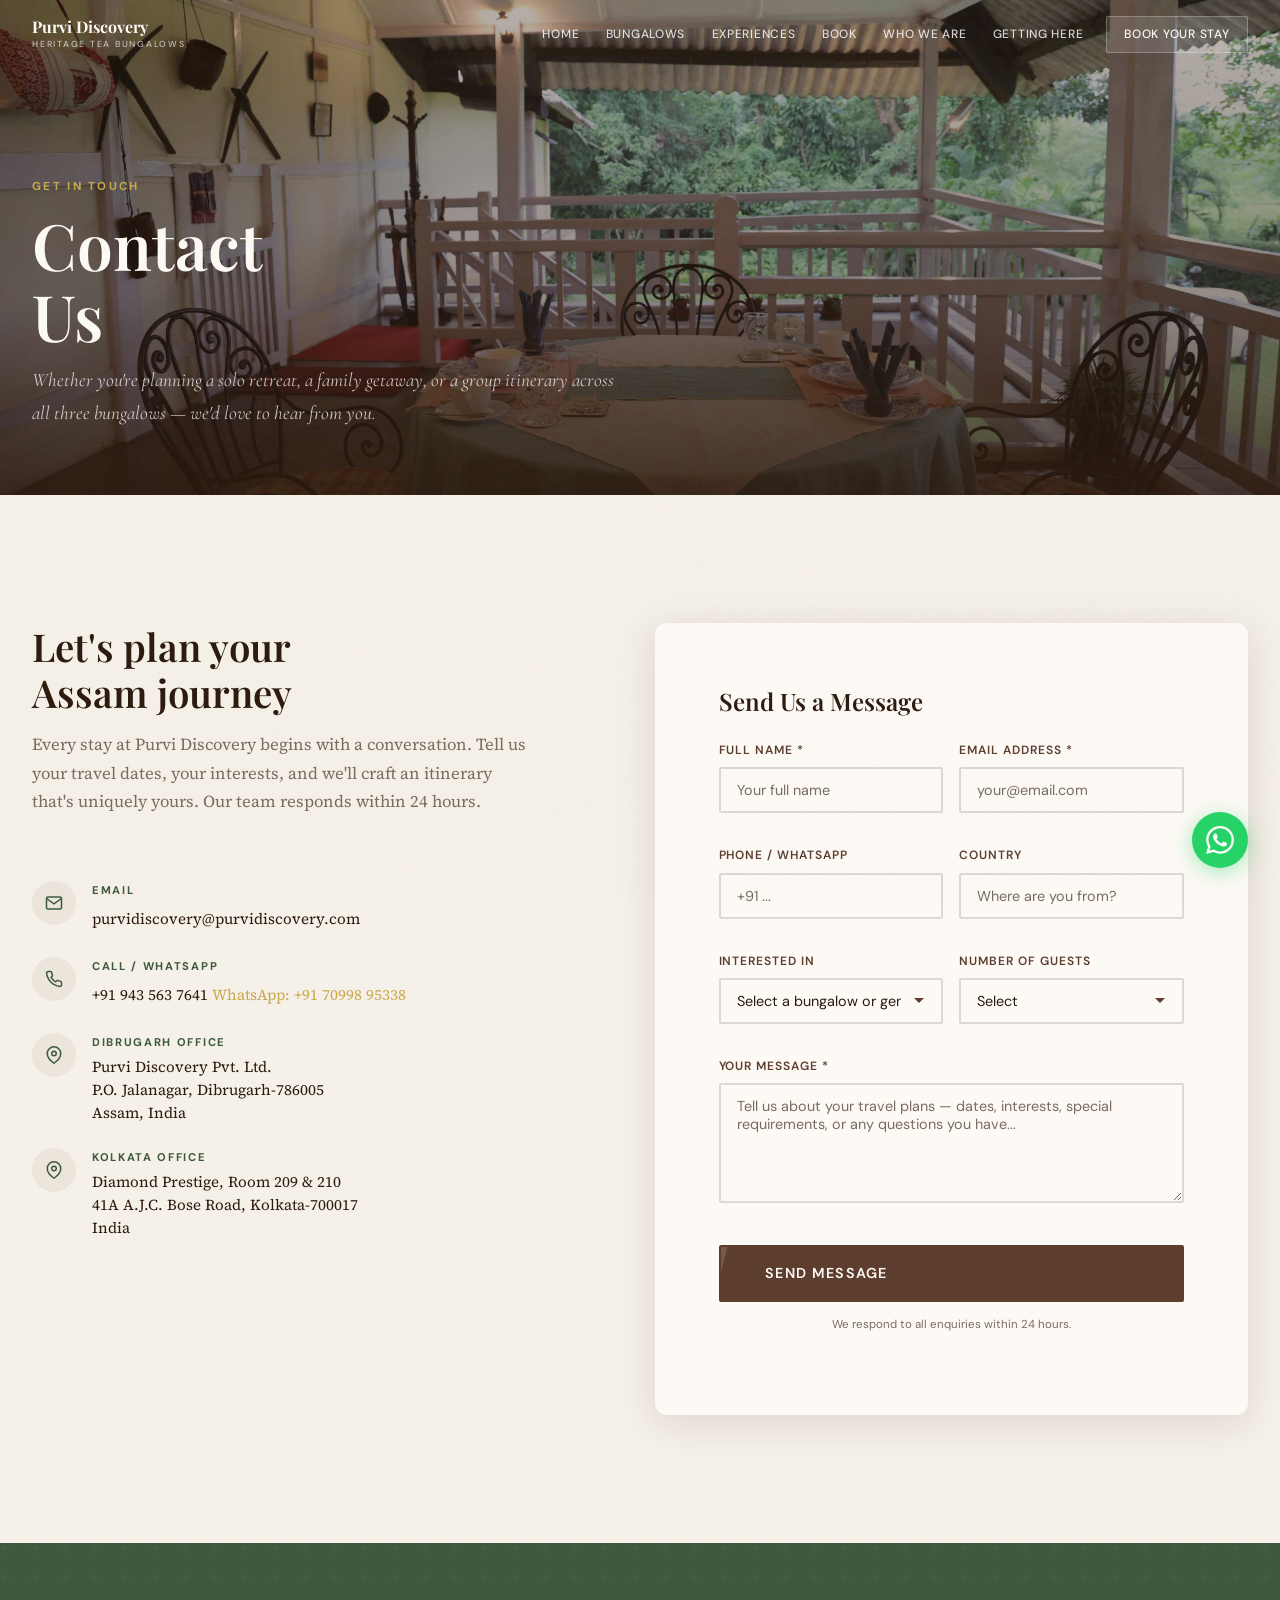
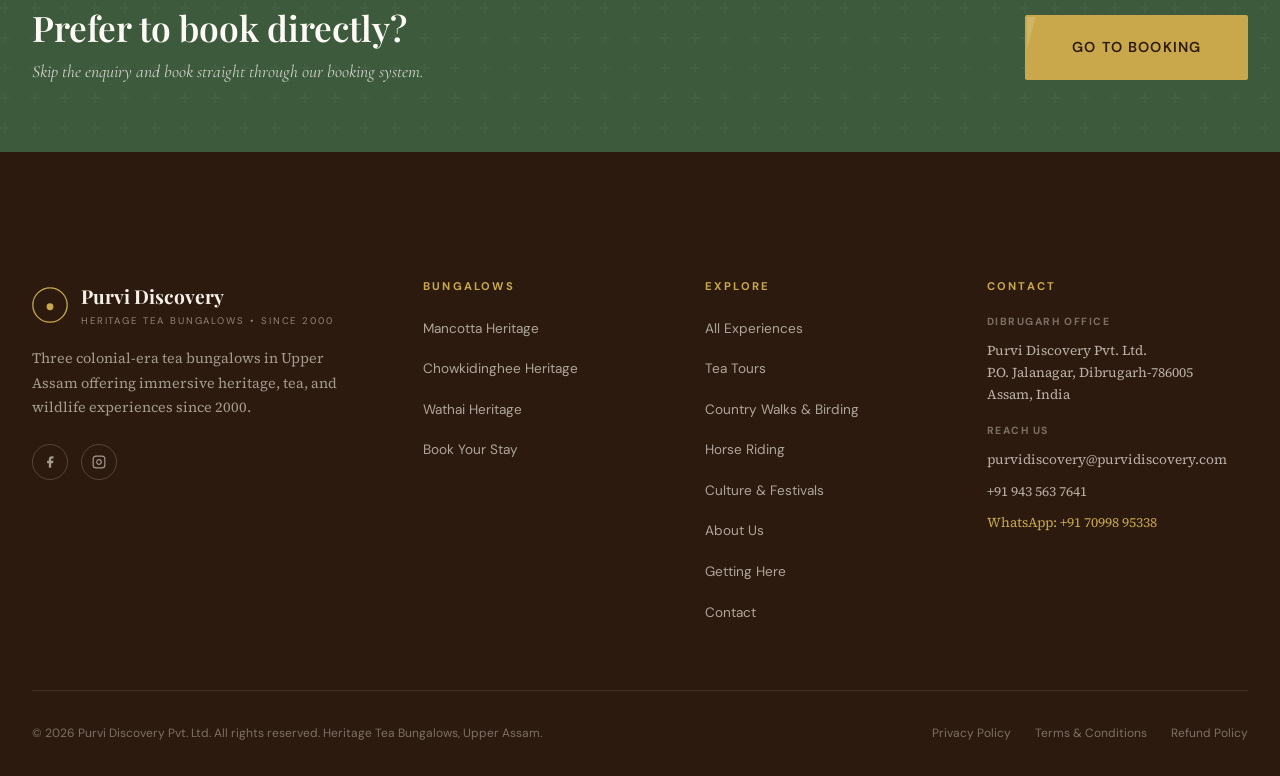
<file: pages/contact.html>
<!DOCTYPE html>
<html lang="en">
<head>
  <meta charset="UTF-8">
  <meta name="viewport" content="width=device-width, initial-scale=1.0">
  <title>Contact Us — Purvi Discovery</title>
  <meta name="description" content="Get in touch with Purvi Discovery. Enquire about bookings, plan your Assam trip, or ask about our heritage tea bungalows.">
  <link rel="stylesheet" href="../assets/css/style.css">
</head>
<body>

  <nav class="nav">
    <div class="nav__inner">
      <a href="../index.html" class="nav__brand">
        <div><div class="nav__logo-text">Purvi Discovery</div><span class="nav__logo-sub">Heritage Tea Bungalows</span></div>
      </a>
      <ul class="nav__links">
        <li class="nav__item"><a href="../index.html" class="nav__link">Home</a></li>
        <li class="nav__item">
          <a href="#" class="nav__link">Bungalows</a>
          <ul class="nav__dropdown-menu">
            <li><a href="mancotta.html" class="nav__dropdown-link">Mancotta Heritage</a></li>
            <li><a href="chowkidinghee.html" class="nav__dropdown-link">Chowkidinghee Heritage</a></li>
            <li><a href="wathai.html" class="nav__dropdown-link">Wathai Heritage</a></li>
          </ul>
        </li>
        <li class="nav__item"><a href="experiences.html" class="nav__link">Experiences</a></li>
        <li class="nav__item"><a href="book.html" class="nav__link">Book</a></li>
        <li class="nav__item"><a href="who-we-are.html" class="nav__link">Who We Are</a></li>
        <li class="nav__item"><a href="getting-here.html" class="nav__link">Getting Here</a></li>
        <li class="nav__item"><a href="book.html" class="nav__link nav__link--cta">Book Your Stay</a></li>
      </ul>
      <button class="nav__hamburger" aria-label="Open menu"><span></span><span></span><span></span></button>
    </div>
  </nav>

  <div class="nav__mobile" id="navMobile">
    <div class="nav__mobile-top">
      <a href="../index.html" class="nav__mobile-brand">
        <div><div class="nav__mobile-logo-text">Purvi Discovery</div><span class="nav__mobile-logo-sub">Heritage Tea Bungalows</span></div>
      </a>
      <button class="nav__mobile-close" id="navMobileClose" aria-label="Close menu">
        <svg width="18" height="18" viewBox="0 0 24 24" fill="none" stroke="currentColor" stroke-width="2" stroke-linecap="round">
          <line x1="18" y1="6" x2="6" y2="18"/>
          <line x1="6" y1="6" x2="18" y2="18"/>
        </svg>
      </button>
    </div>
    <div class="nav__mobile-body">
      <ul class="nav__mobile-links">
        <li><a href="../index.html" class="nav__mobile-link">Home</a></li>
        <li><a href="mancotta.html" class="nav__mobile-link">Mancotta Heritage</a></li>
        <li><a href="chowkidinghee.html" class="nav__mobile-link">Chowkidinghee Heritage</a></li>
        <li><a href="wathai.html" class="nav__mobile-link">Wathai Heritage</a></li>
        <li><a href="experiences.html" class="nav__mobile-link">Experiences</a></li>
        <li><a href="book.html" class="nav__mobile-link">Book Your Stay</a></li>
        <li><a href="who-we-are.html" class="nav__mobile-link">Who We Are</a></li>
        <li><a href="getting-here.html" class="nav__mobile-link">Getting Here</a></li>
        <li><a href="contact.html" class="nav__mobile-link nav__mobile-link--highlight">Contact</a></li>
      </ul>
    </div>
    <div class="nav__mobile-footer">
      <div class="nav__mobile-footer-contact">
        <a href="mailto:purvidiscovery@purvidiscovery.com" class="nav__mobile-footer-link"><svg width="13" height="13" viewBox="0 0 24 24" fill="none" stroke="currentColor" stroke-width="2"><path d="M4 4h16c1.1 0 2 .9 2 2v12c0 1.1-.9 2-2 2H4c-1.1 0-2-.9-2-2V6c0-1.1.9-2 2-2z"/><polyline points="22,6 12,13 2,6"/></svg>purvidiscovery@purvidiscovery.com</a>
        <a href="tel:+919435637641" class="nav__mobile-footer-link"><svg width="13" height="13" viewBox="0 0 24 24" fill="none" stroke="currentColor" stroke-width="2"><path d="M22 16.92v3a2 2 0 01-2.18 2 19.79 19.79 0 01-8.63-3.07 19.5 19.5 0 01-6-6 19.79 19.79 0 01-3.07-8.67A2 2 0 014.11 2h3a2 2 0 012 1.72"/></svg>+91 943 563 7641</a>
      </div>
    </div>
  </div>

  <section class="page-hero">
    <img src="../assets/img/mancota-slides2.jpg" alt="Tea cups on a colonial veranda" class="page-hero__img">
    <div class="page-hero__overlay"></div>
    <div class="page-hero__content">
      <p class="page-hero__label">Get In Touch</p>
      <h1 class="page-hero__title">Contact<br>Us</h1>
      <p class="page-hero__desc">Whether you're planning a solo retreat, a family getaway, or a group itinerary across all three bungalows — we'd love to hear from you.</p>
    </div>
  </section>

  <!-- CONTACT SECTION -->
  <section class="contact-section">
    <div class="container">
      <div class="contact-section__inner">

        <!-- INFO -->
        <div class="contact-info reveal-left">
          <h2 class="contact-info__title">Let's plan your<br>Assam journey</h2>
          <p class="contact-info__desc">
            Every stay at Purvi Discovery begins with a conversation. Tell us your travel dates, your interests, and we'll craft an itinerary that's uniquely yours. Our team responds within 24 hours.
          </p>

          <div class="contact-info__items">
            <div class="contact-info__item">
              <div class="contact-info__item-icon">
                <svg width="18" height="18" viewBox="0 0 24 24" fill="none" stroke="currentColor" stroke-width="2"><path d="M4 4h16c1.1 0 2 .9 2 2v12c0 1.1-.9 2-2 2H4c-1.1 0-2-.9-2-2V6c0-1.1.9-2 2-2z"/><polyline points="22,6 12,13 2,6"/></svg>
              </div>
              <div>
                <p class="contact-info__item-label">Email</p>
                <a href="mailto:purvidiscovery@purvidiscovery.com" class="contact-info__item-value">purvidiscovery@purvidiscovery.com</a>
              </div>
            </div>

            <div class="contact-info__item">
              <div class="contact-info__item-icon">
                <svg width="18" height="18" viewBox="0 0 24 24" fill="none" stroke="currentColor" stroke-width="2"><path d="M22 16.92v3a2 2 0 01-2.18 2 19.79 19.79 0 01-8.63-3.07 19.5 19.5 0 01-6-6 19.79 19.79 0 01-3.07-8.67A2 2 0 014.11 2h3a2 2 0 012 1.72 12.84 12.84 0 00.7 2.81 2 2 0 01-.45 2.11L8.09 9.91a16 16 0 006 6l1.27-1.27a2 2 0 012.11-.45 12.84 12.84 0 002.81.7A2 2 0 0122 16.92z"/></svg>
              </div>
              <div>
                <p class="contact-info__item-label">Call / WhatsApp</p>
                <a href="tel:+919435637641" class="contact-info__item-value">+91 943 563 7641</a>
                <a href="https://wa.me/917099895338" class="contact-info__item-value" style="color:var(--brass);">WhatsApp: +91 70998 95338</a>
              </div>
            </div>

            <div class="contact-info__item">
              <div class="contact-info__item-icon">
                <svg width="18" height="18" viewBox="0 0 24 24" fill="none" stroke="currentColor" stroke-width="2"><path d="M21 10c0 7-9 13-9 13s-9-6-9-13a9 9 0 0118 0z"/><circle cx="12" cy="10" r="3"/></svg>
              </div>
              <div>
                <p class="contact-info__item-label">Dibrugarh Office</p>
                <p class="contact-info__item-value">
                  Purvi Discovery Pvt. Ltd.<br>
                  P.O. Jalanagar, Dibrugarh-786005<br>
                  Assam, India
                </p>
              </div>
            </div>

            <div class="contact-info__item">
              <div class="contact-info__item-icon">
                <svg width="18" height="18" viewBox="0 0 24 24" fill="none" stroke="currentColor" stroke-width="2"><path d="M21 10c0 7-9 13-9 13s-9-6-9-13a9 9 0 0118 0z"/><circle cx="12" cy="10" r="3"/></svg>
              </div>
              <div>
                <p class="contact-info__item-label">Kolkata Office</p>
                <p class="contact-info__item-value">
                  Diamond Prestige, Room 209 &amp; 210<br>
                  41A A.J.C. Bose Road, Kolkata-700017<br>
                  India
                </p>
              </div>
            </div>
          </div>

          <div style="display:flex;gap:1rem;">
            <a href="https://www.facebook.com/purvidiscoverynortheast/" class="footer__social-link" style="text-decoration:none;" target="_blank" rel="noopener" aria-label="Facebook">
              <svg width="14" height="14" viewBox="0 0 24 24" fill="currentColor"><path d="M18 2h-3a5 5 0 00-5 5v3H7v4h3v8h4v-8h3l1-4h-4V7a1 1 0 011-1h3z"/></svg>
            </a>
            <a href="https://www.instagram.com/purvidiscoveryofficial/" class="footer__social-link" style="text-decoration:none;" target="_blank" rel="noopener" aria-label="Instagram">
              <svg width="14" height="14" viewBox="0 0 24 24" fill="none" stroke="currentColor" stroke-width="2"><rect x="2" y="2" width="20" height="20" rx="5"/><path d="M16 11.37A4 4 0 1112.63 8 4 4 0 0116 11.37z"/></svg>
            </a>
            <a href="https://www.linkedin.com/company/purvi-discovery-travel-operator/" class="footer__social-link" style="text-decoration:none;" target="_blank" rel="noopener" aria-label="LinkedIn">
              <svg width="14" height="14" viewBox="0 0 24 24" fill="currentColor"><path d="M16 8a6 6 0 016 6v7h-4v-7a2 2 0 00-2-2 2 2 0 00-2 2v7h-4v-7a6 6 0 016-6z"/><rect x="2" y="9" width="4" height="12"/><circle cx="4" cy="4" r="2"/></svg>
            </a>
          </div>
        </div>

        <!-- FORM -->
        <div class="contact-form reveal-right">
          <h3 class="contact-form__title">Send Us a Message</h3>
          <form>
            <div class="form-grid">
              <div class="form-group">
                <label class="form-label" for="name">Full Name *</label>
                <input type="text" id="name" class="form-input" placeholder="Your full name" required>
              </div>
              <div class="form-group">
                <label class="form-label" for="email">Email Address *</label>
                <input type="email" id="email" class="form-input" placeholder="your@email.com" required>
              </div>
              <div class="form-group">
                <label class="form-label" for="phone">Phone / WhatsApp</label>
                <input type="tel" id="phone" class="form-input" placeholder="+91 ...">
              </div>
              <div class="form-group">
                <label class="form-label" for="country">Country</label>
                <input type="text" id="country" class="form-input" placeholder="Where are you from?">
              </div>
              <div class="form-group">
                <label class="form-label" for="property">Interested In</label>
                <select id="property" class="form-select">
                  <option value="">Select a bungalow or general enquiry</option>
                  <option value="Mancotta">Mancotta Heritage Bungalow</option>
                  <option value="Chowkidinghee">Chowkidinghee Heritage Bungalow</option>
                  <option value="Wathai">Wathai Heritage Bungalow</option>
                  <option value="Multi-property">Multi-property Stay</option>
                  <option value="General">General Enquiry</option>
                </select>
              </div>
              <div class="form-group">
                <label class="form-label" for="guests">Number of Guests</label>
                <select id="guests" class="form-select">
                  <option value="">Select</option>
                  <option value="1">1 Guest</option>
                  <option value="2">2 Guests</option>
                  <option value="3-4">3-4 Guests</option>
                  <option value="5-8">5-8 Guests</option>
                  <option value="8+">8+ Guests (Group)</option>
                </select>
              </div>
              <div class="form-group full">
                <label class="form-label" for="message">Your Message *</label>
                <textarea id="message" class="form-textarea" placeholder="Tell us about your travel plans — dates, interests, special requirements, or any questions you have..." required></textarea>
              </div>
              <div class="form-group full" style="text-align:center;">
                <button type="submit" class="btn btn-primary btn-lg" style="width:100%;">Send Message</button>
                <p style="font-family:var(--font-ui);font-size:0.72rem;color:var(--faded-ink);margin-top:0.8rem;">We respond to all enquiries within 24 hours.</p>
              </div>
            </div>
          </form>
        </div>

      </div>
    </div>
  </section>

  <!-- QUICK CTA -->
  <section class="availability">
    <div class="container">
      <div class="availability__inner">
        <div class="availability__text">
          <h2 class="availability__title">Prefer to book directly?</h2>
          <p class="availability__desc">Skip the enquiry and book straight through our booking system.</p>
        </div>
        <a href="book.html" class="btn btn-brass btn-lg">Go to Booking</a>
      </div>
    </div>
  </section>

  <footer class="footer">
    <div class="container">
      <div class="footer__grid">
        <div class="footer__brand">
          <div class="footer__logo">
            <svg width="36" height="36" viewBox="0 0 42 42" fill="none"><circle cx="21" cy="21" r="20" stroke="#C9A84C" stroke-width="1.5"/><circle cx="21" cy="23" r="4" fill="#C9A84C"/></svg>
            <div><div class="footer__logo-text">Purvi Discovery</div><span class="footer__logo-sub">Heritage Tea Bungalows &bull; Since 2000</span></div>
          </div>
          <p class="footer__about">Three colonial-era tea bungalows in Upper Assam offering immersive heritage, tea, and wildlife experiences since 2000.</p>
          <div class="footer__social">
            <a href="https://www.facebook.com/purvidiscoverynortheast/" class="footer__social-link" aria-label="Facebook" target="_blank" rel="noopener"><svg width="14" height="14" viewBox="0 0 24 24" fill="currentColor"><path d="M18 2h-3a5 5 0 00-5 5v3H7v4h3v8h4v-8h3l1-4h-4V7a1 1 0 011-1h3z"/></svg></a>
            <a href="https://www.instagram.com/purvidiscoveryofficial/" class="footer__social-link" aria-label="Instagram" target="_blank" rel="noopener"><svg width="14" height="14" viewBox="0 0 24 24" fill="none" stroke="currentColor" stroke-width="2"><rect x="2" y="2" width="20" height="20" rx="5"/><path d="M16 11.37A4 4 0 1112.63 8 4 4 0 0116 11.37z"/></svg></a>
          </div>
        </div>
        <div>
          <h3 class="footer__col-title">Bungalows</h3>
          <ul class="footer__links">
            <li><a href="mancotta.html" class="footer__link">Mancotta Heritage</a></li>
            <li><a href="chowkidinghee.html" class="footer__link">Chowkidinghee Heritage</a></li>
            <li><a href="wathai.html" class="footer__link">Wathai Heritage</a></li>
            <li><a href="book.html" class="footer__link">Book Your Stay</a></li>
          </ul>
        </div>
        <div>
          <h3 class="footer__col-title">Explore</h3>
          <ul class="footer__links">
            <li><a href="experiences.html" class="footer__link">All Experiences</a></li>
            <li><a href="experiences.html#tea-tours" class="footer__link">Tea Tours</a></li>
            <li><a href="experiences.html#birding" class="footer__link">Country Walks &amp; Birding</a></li>
            <li><a href="experiences.html#horse" class="footer__link">Horse Riding</a></li>
            <li><a href="experiences.html#culture" class="footer__link">Culture &amp; Festivals</a></li>
            <li><a href="who-we-are.html" class="footer__link">About Us</a></li>
            <li><a href="getting-here.html" class="footer__link">Getting Here</a></li>
            <li><a href="contact.html" class="footer__link">Contact</a></li>
          </ul>
        </div>
        <div>
          <h3 class="footer__col-title">Contact</h3>
          <div class="footer__contact-item">
            <span class="footer__contact-label">Dibrugarh Office</span>
            <p class="footer__contact-value">Purvi Discovery Pvt. Ltd.<br>P.O. Jalanagar, Dibrugarh-786005<br>Assam, India</p>
          </div>
          <div class="footer__contact-item" style="margin-top:1rem;">
            <span class="footer__contact-label">Reach Us</span>
            <a href="mailto:purvidiscovery@purvidiscovery.com" class="footer__contact-value">purvidiscovery@purvidiscovery.com</a>
            <a href="tel:+919435637641" class="footer__contact-value">+91 943 563 7641</a>
            <a href="https://wa.me/917099895338" class="footer__contact-value" style="color:var(--brass);">WhatsApp: +91 70998 95338</a>
          </div>
        </div>
      </div>
      <div class="footer__divider"></div>
      <div class="footer__bottom">
        <p class="footer__copyright">&copy; 2026 Purvi Discovery Pvt. Ltd. All rights reserved. Heritage Tea Bungalows, Upper Assam.</p>
        <div class="footer__legal">
          <a href="#" class="footer__legal-link">Privacy Policy</a>
          <a href="#" class="footer__legal-link">Terms &amp; Conditions</a>
          <a href="#" class="footer__legal-link">Refund Policy</a>
        </div>
      </div>
    </div>
  </footer>

  <a href="https://wa.me/917099895338" class="whatsapp-sticky" aria-label="WhatsApp">
    <svg viewBox="0 0 24 24" fill="currentColor"><path d="M17.472 14.382c-.297-.149-1.758-.867-2.03-.967-.273-.099-.471-.148-.67.15-.197.297-.767.966-.94 1.164-.173.199-.347.223-.644.075-.297-.15-1.255-.463-2.39-1.475-.883-.788-1.48-1.761-1.653-2.059-.173-.297-.018-.458.13-.606.134-.133.298-.347.446-.52.149-.174.198-.298.298-.497.099-.198.05-.371-.025-.52-.075-.149-.669-1.612-.916-2.207-.242-.579-.487-.5-.669-.51-.173-.008-.371-.01-.57-.01-.198 0-.52.074-.792.372-.272.297-1.04 1.016-1.04 2.479 0 1.462 1.065 2.875 1.213 3.074.149.198 2.096 3.2 5.077 4.487.709.306 1.262.489 1.694.625.712.227 1.36.195 1.871.118.571-.085 1.758-.719 2.006-1.413.248-.694.248-1.289.173-1.413-.074-.124-.272-.198-.57-.347m-5.421 7.403h-.004a9.87 9.87 0 01-5.031-1.378l-.361-.214-3.741.982.998-3.648-.235-.374a9.86 9.86 0 01-1.51-5.26c.001-5.45 4.436-9.884 9.888-9.884 2.64 0 5.122 1.03 6.988 2.898a9.825 9.825 0 012.893 6.994c-.003 5.45-4.437 9.884-9.885 9.884m8.413-18.297A11.815 11.815 0 0012.05 0C5.495 0 .16 5.335.157 11.892c0 2.096.547 4.142 1.588 5.945L.057 24l6.305-1.654a11.882 11.882 0 005.683 1.448h.005c6.554 0 11.89-5.335 11.893-11.893a11.821 11.821 0 00-3.48-8.413Z"/></svg>
  </a>

  <script src="../assets/js/main.js"></script>
</body>
</html>
</file>
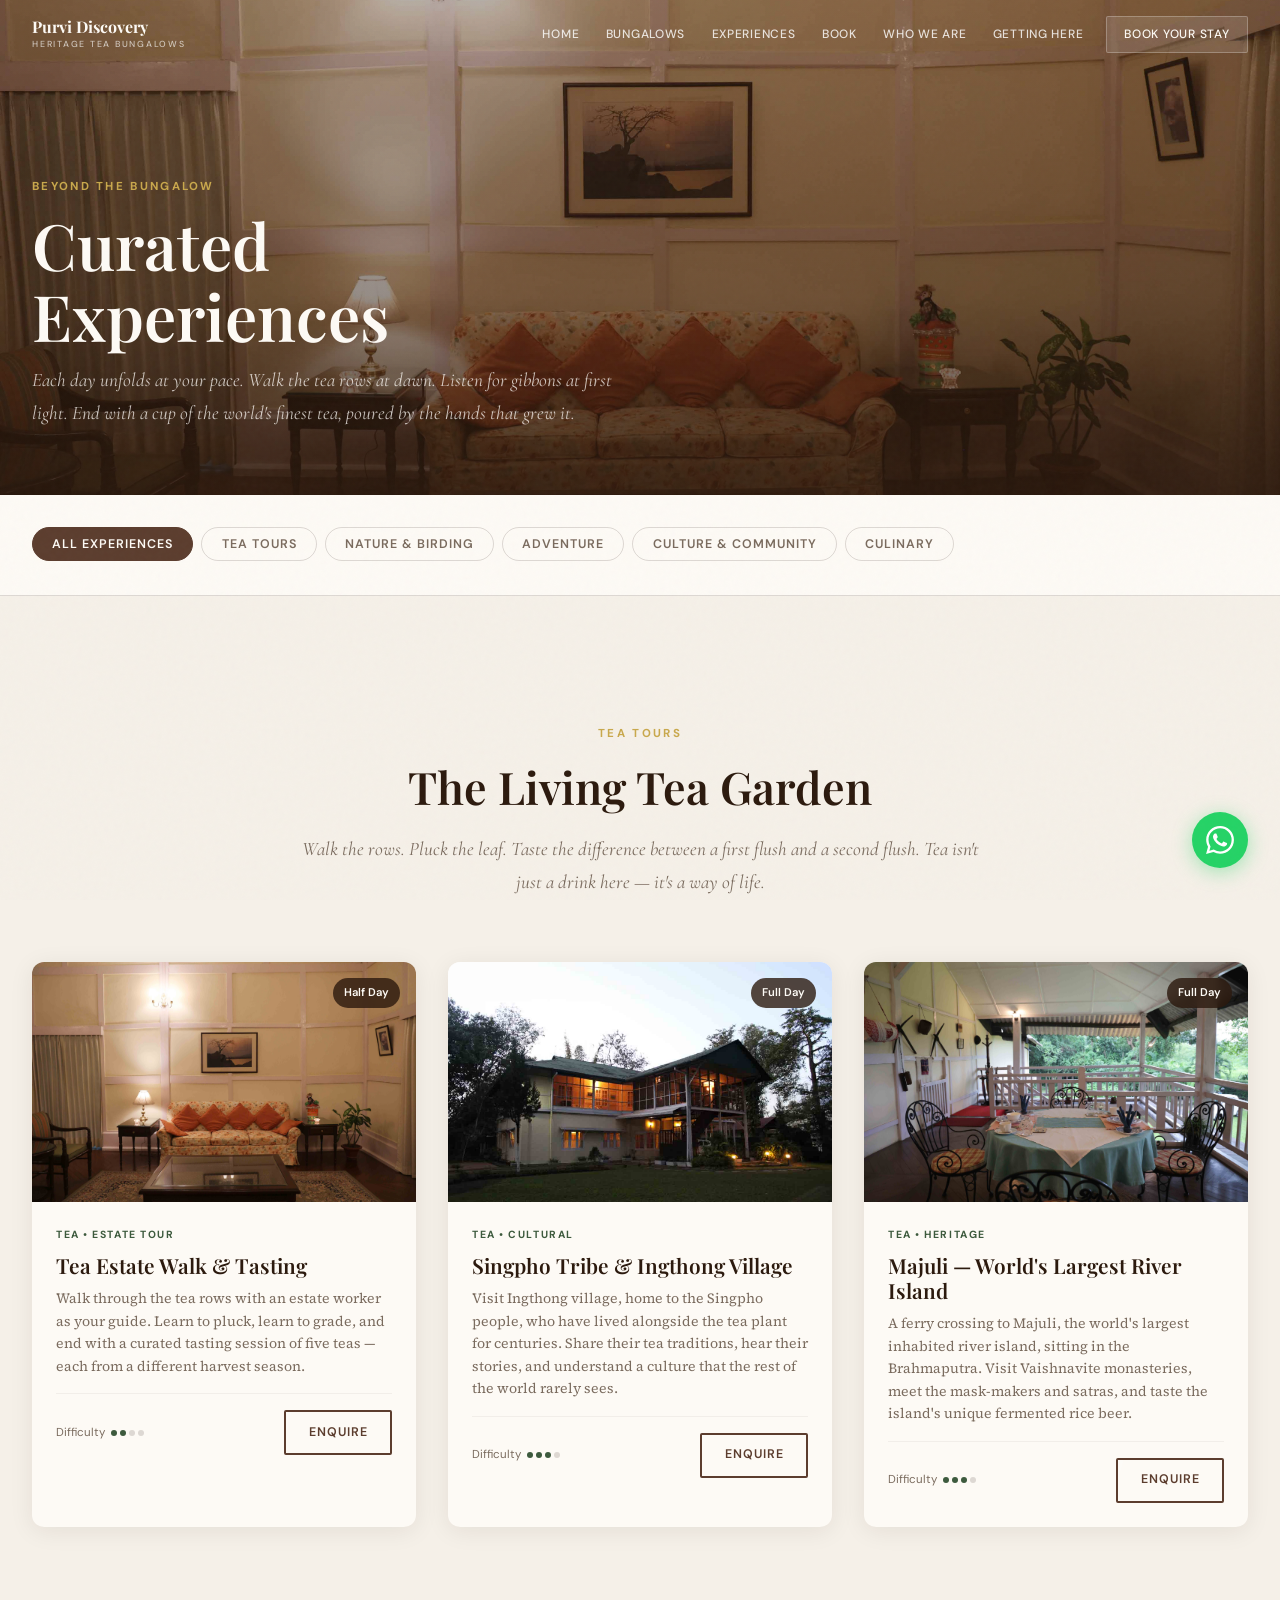
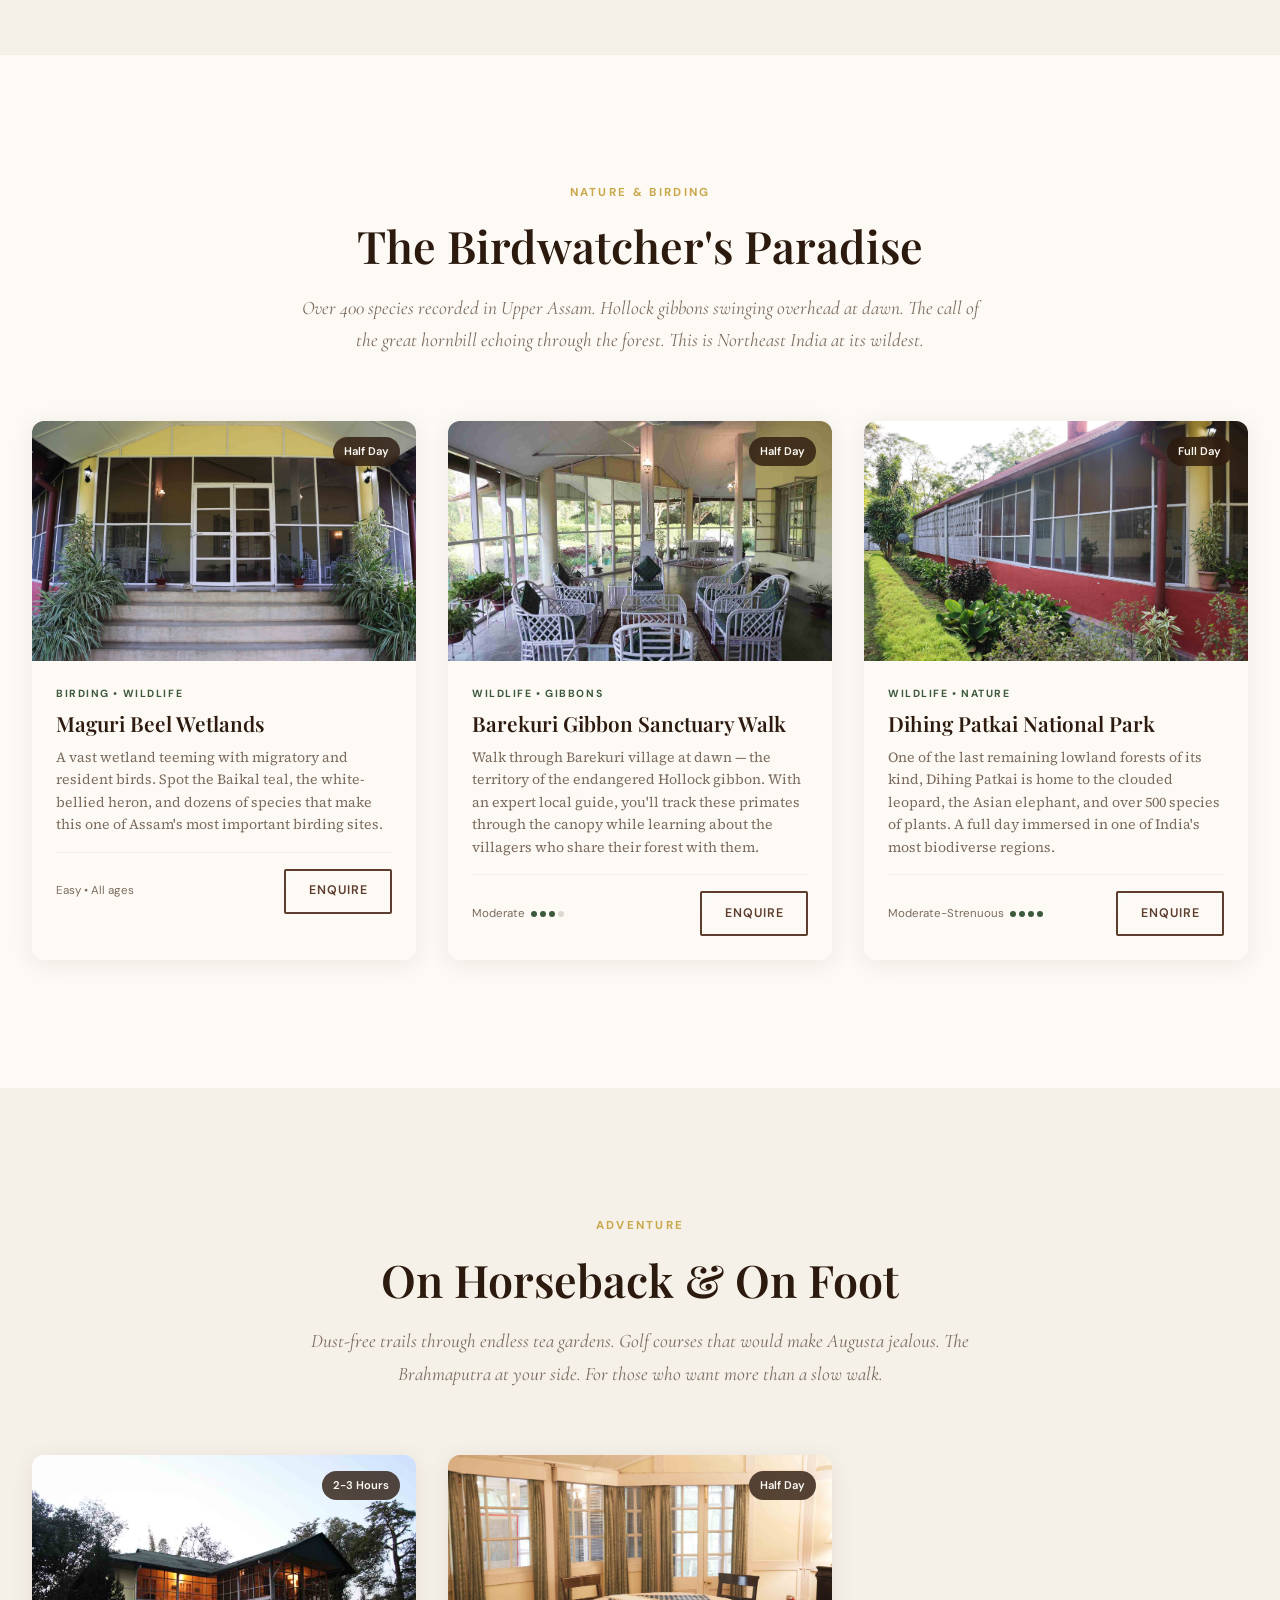
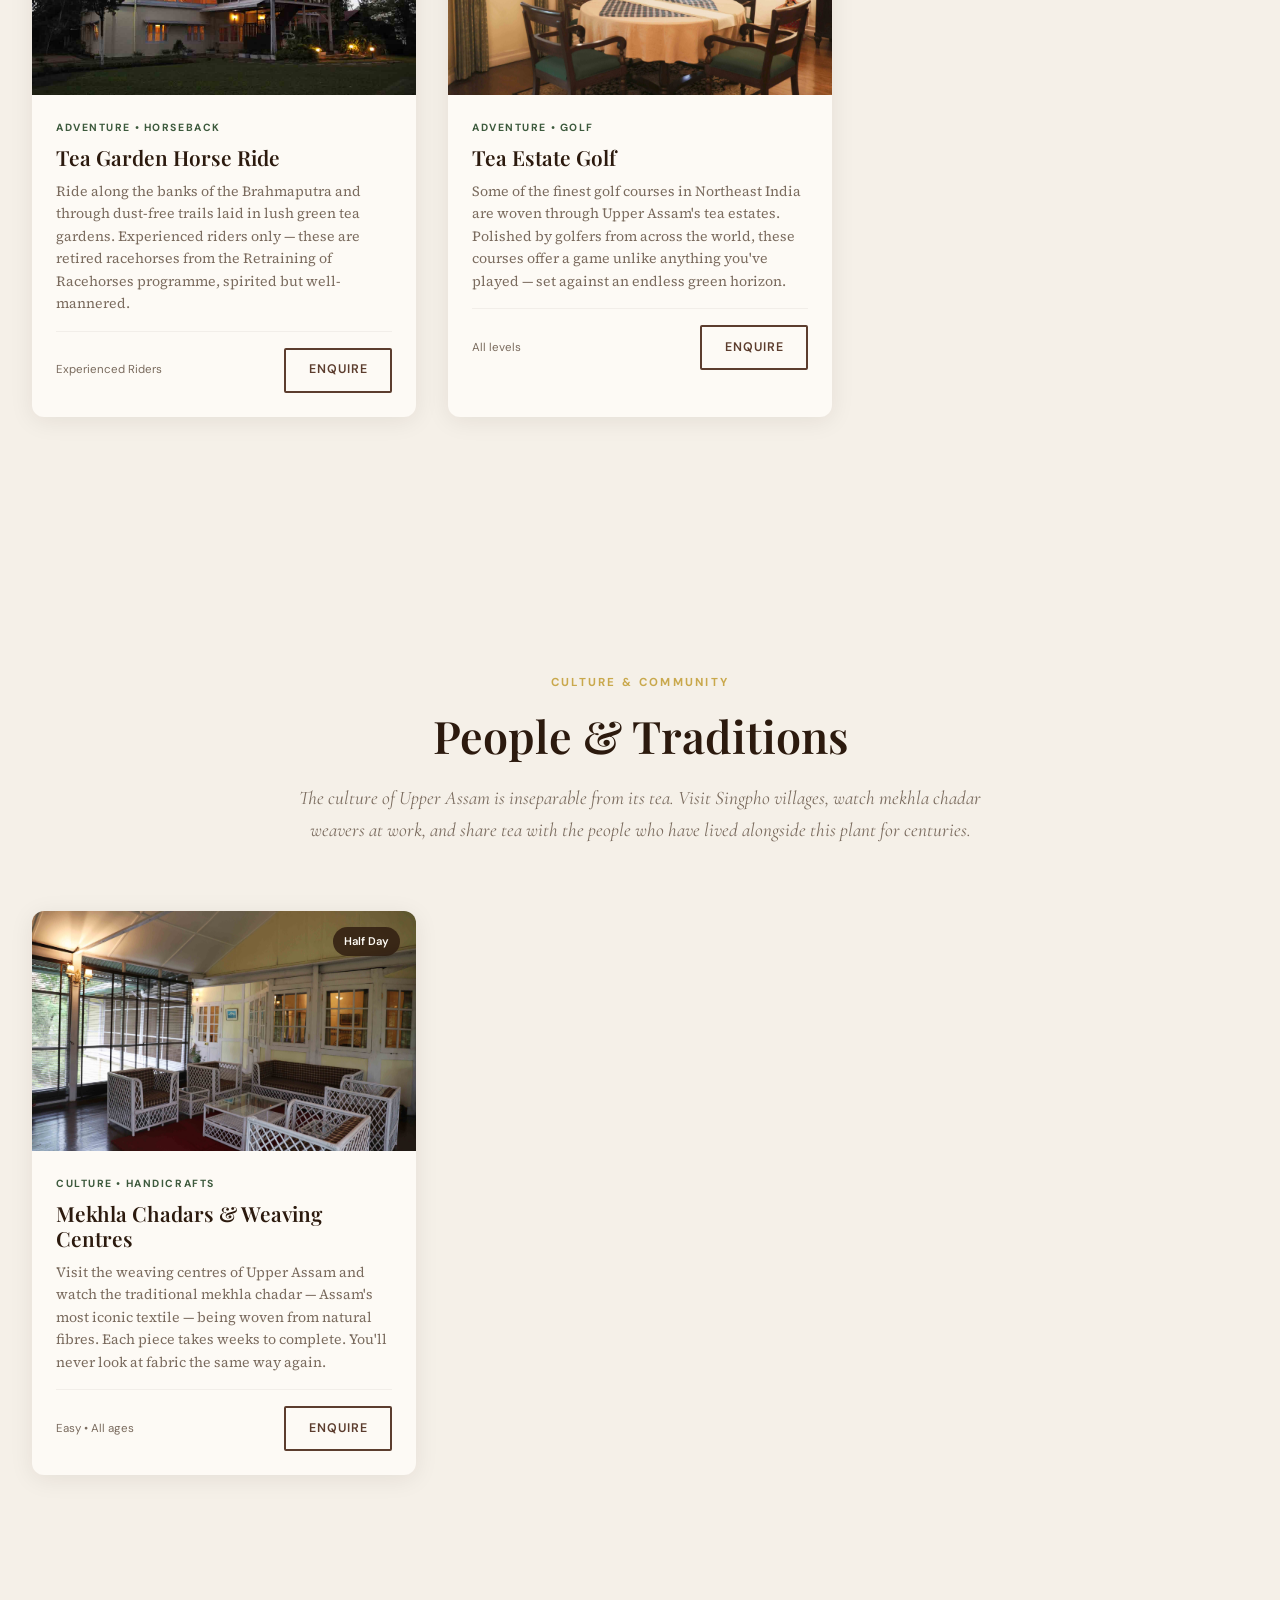
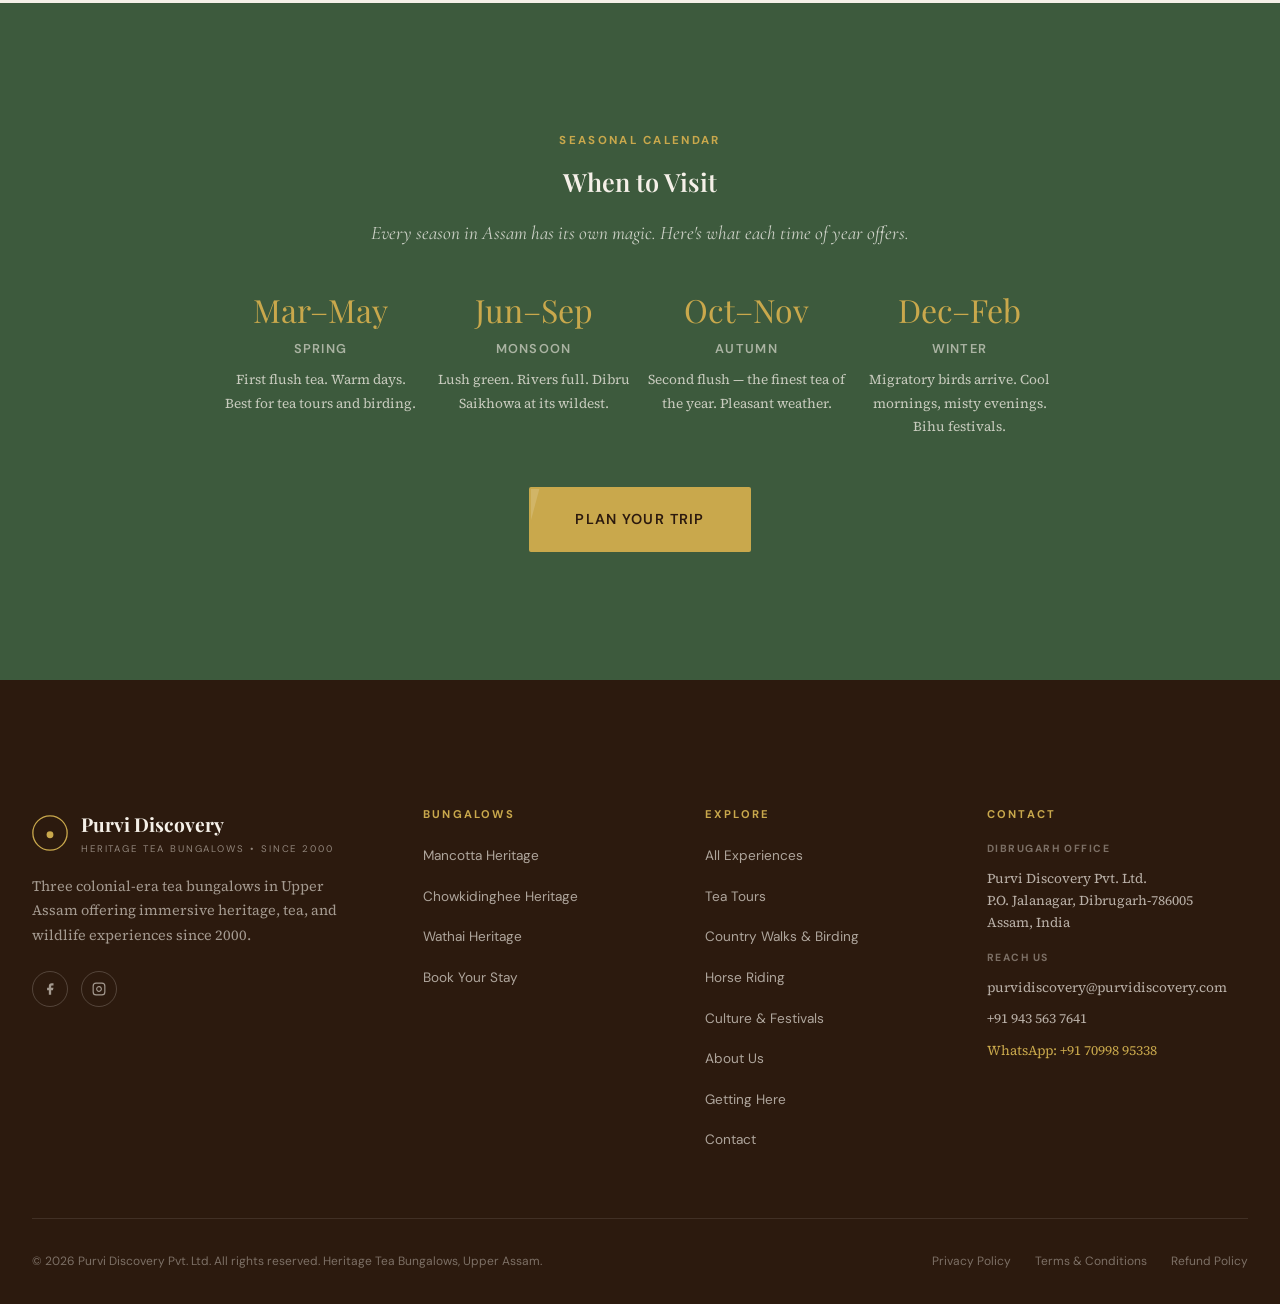
<file: pages/experiences.html>
<!DOCTYPE html>
<html lang="en">
<head>
  <meta charset="UTF-8">
  <meta name="viewport" content="width=device-width, initial-scale=1.0">
  <title>Experiences — Purvi Discovery</title>
  <meta name="description" content="Immersive experiences in Assam: tea tours, bird watching, horse riding, cultural visits, and more. Curated by Purvi Discovery since 2000.">
  <link rel="stylesheet" href="../assets/css/style.css">
</head>
<body>

  <nav class="nav">
    <div class="nav__inner">
      <a href="../index.html" class="nav__brand">
        <div><div class="nav__logo-text">Purvi Discovery</div><span class="nav__logo-sub">Heritage Tea Bungalows</span></div>
      </a>
      <ul class="nav__links">
        <li class="nav__item"><a href="../index.html" class="nav__link">Home</a></li>
        <li class="nav__item">
          <a href="#" class="nav__link">Bungalows</a>
          <ul class="nav__dropdown-menu">
            <li><a href="mancotta.html" class="nav__dropdown-link">Mancotta Heritage</a></li>
            <li><a href="chowkidinghee.html" class="nav__dropdown-link">Chowkidinghee Heritage</a></li>
            <li><a href="wathai.html" class="nav__dropdown-link">Wathai Heritage</a></li>
          </ul>
        </li>
        <li class="nav__item"><a href="experiences.html" class="nav__link">Experiences</a></li>
        <li class="nav__item"><a href="book.html" class="nav__link">Book</a></li>
        <li class="nav__item"><a href="who-we-are.html" class="nav__link">Who We Are</a></li>
        <li class="nav__item"><a href="getting-here.html" class="nav__link">Getting Here</a></li>
        <li class="nav__item"><a href="book.html" class="nav__link nav__link--cta">Book Your Stay</a></li>
      </ul>
      <button class="nav__hamburger" aria-label="Open menu"><span></span><span></span><span></span></button>
    </div>
  </nav>

  <div class="nav__mobile" id="navMobile">
    <div class="nav__mobile-top">
      <a href="../index.html" class="nav__mobile-brand">
        <div><div class="nav__mobile-logo-text">Purvi Discovery</div><span class="nav__mobile-logo-sub">Heritage Tea Bungalows</span></div>
      </a>
      <button class="nav__mobile-close" id="navMobileClose" aria-label="Close menu">
        <svg width="18" height="18" viewBox="0 0 24 24" fill="none" stroke="currentColor" stroke-width="2" stroke-linecap="round">
          <line x1="18" y1="6" x2="6" y2="18"/>
          <line x1="6" y1="6" x2="18" y2="18"/>
        </svg>
      </button>
    </div>
    <div class="nav__mobile-body">
      <ul class="nav__mobile-links">
        <li><a href="../index.html" class="nav__mobile-link">Home</a></li>
        <li><a href="mancotta.html" class="nav__mobile-link">Mancotta Heritage</a></li>
        <li><a href="chowkidinghee.html" class="nav__mobile-link">Chowkidinghee Heritage</a></li>
        <li><a href="wathai.html" class="nav__mobile-link">Wathai Heritage</a></li>
        <li><a href="experiences.html" class="nav__mobile-link nav__mobile-link--highlight">Experiences</a></li>
        <li><a href="book.html" class="nav__mobile-link">Book Your Stay</a></li>
        <li><a href="who-we-are.html" class="nav__mobile-link">Who We Are</a></li>
        <li><a href="getting-here.html" class="nav__mobile-link">Getting Here</a></li>
        <li><a href="contact.html" class="nav__mobile-link">Contact</a></li>
      </ul>
    </div>
    <div class="nav__mobile-footer">
      <div class="nav__mobile-footer-contact">
        <a href="mailto:purvidiscovery@purvidiscovery.com" class="nav__mobile-footer-link"><svg width="13" height="13" viewBox="0 0 24 24" fill="none" stroke="currentColor" stroke-width="2"><path d="M4 4h16c1.1 0 2 .9 2 2v12c0 1.1-.9 2-2 2H4c-1.1 0-2-.9-2-2V6c0-1.1.9-2 2-2z"/><polyline points="22,6 12,13 2,6"/></svg>purvidiscovery@purvidiscovery.com</a>
        <a href="tel:+919435637641" class="nav__mobile-footer-link"><svg width="13" height="13" viewBox="0 0 24 24" fill="none" stroke="currentColor" stroke-width="2"><path d="M22 16.92v3a2 2 0 01-2.18 2 19.79 19.79 0 01-8.63-3.07 19.5 19.5 0 01-6-6 19.79 19.79 0 01-3.07-8.67A2 2 0 014.11 2h3a2 2 0 012 1.72"/></svg>+91 943 563 7641</a>
      </div>
    </div>
  </div>

  <section class="page-hero">
    <img src="../assets/img/mancota-slides3.jpg" alt="Tea estate experiences in Assam" class="page-hero__img">
    <div class="page-hero__overlay"></div>
    <div class="page-hero__content">
      <p class="page-hero__label">Beyond the Bungalow</p>
      <h1 class="page-hero__title">Curated<br>Experiences</h1>
      <p class="page-hero__desc">Each day unfolds at your pace. Walk the tea rows at dawn. Listen for gibbons at first light. End with a cup of the world's finest tea, poured by the hands that grew it.</p>
    </div>
  </section>

  <!-- FILTER BAR -->
  <div class="exp-filter" role="navigation" aria-label="Experience filters">
    <div class="container">
      <div class="exp-filter__inner">
        <button class="exp-filter__btn active" data-filter="all">All Experiences</button>
        <button class="exp-filter__btn" data-filter="tea">Tea Tours</button>
        <button class="exp-filter__btn" data-filter="nature">Nature &amp; Birding</button>
        <button class="exp-filter__btn" data-filter="adventure">Adventure</button>
        <button class="exp-filter__btn" data-filter="culture">Culture &amp; Community</button>
        <button class="exp-filter__btn" data-filter="culinary">Culinary</button>
      </div>
    </div>
  </div>

  <!-- EXPERIENCES GRID -->
  <section class="exp-full" id="tea-tours">
    <div class="container">
      <div class="section__header reveal">
        <span class="section__label">Tea Tours</span>
        <h2 class="section__title display-md">The Living Tea Garden</h2>
        <p class="section__desc">Walk the rows. Pluck the leaf. Taste the difference between a first flush and a second flush. Tea isn't just a drink here — it's a way of life.</p>
      </div>

      <div class="exp-full__grid">
        <article class="exp-full-card" data-category="tea">
          <div class="exp-full-card__img-wrap">
            <img src="../assets/img/mancota-slides3.jpg" alt="Tea estate tour" class="exp-full-card__img" loading="lazy">
            <span class="exp-full-card__duration">Half Day</span>
          </div>
          <div class="exp-full-card__content">
            <p class="exp-full-card__type">Tea &bull; Estate Tour</p>
            <h3 class="exp-full-card__title">Tea Estate Walk &amp; Tasting</h3>
            <p class="exp-full-card__desc">Walk through the tea rows with an estate worker as your guide. Learn to pluck, learn to grade, and end with a curated tasting session of five teas — each from a different harvest season.</p>
            <div class="exp-full-card__meta">
              <span class="exp-full-card__difficulty">
                Difficulty
                <span class="exp-full-card__dots">
                  <span class="exp-full-card__dot filled"></span>
                  <span class="exp-full-card__dot filled"></span>
                  <span class="exp-full-card__dot"></span>
                  <span class="exp-full-card__dot"></span>
                </span>
              </span>
              <a href="book.html" class="btn btn-secondary btn-sm">Enquire</a>
            </div>
          </div>
        </article>

        <article class="exp-full-card" data-category="tea">
          <div class="exp-full-card__img-wrap">
            <img src="../assets/img/chokindi-heritage-slide.jpg" alt="Singpho tribe visit" class="exp-full-card__img" loading="lazy">
            <span class="exp-full-card__duration">Full Day</span>
          </div>
          <div class="exp-full-card__content">
            <p class="exp-full-card__type">Tea &bull; Cultural</p>
            <h3 class="exp-full-card__title">Singpho Tribe &amp; Ingthong Village</h3>
            <p class="exp-full-card__desc">Visit Ingthong village, home to the Singpho people, who have lived alongside the tea plant for centuries. Share their tea traditions, hear their stories, and understand a culture that the rest of the world rarely sees.</p>
            <div class="exp-full-card__meta">
              <span class="exp-full-card__difficulty">
                Difficulty
                <span class="exp-full-card__dots">
                  <span class="exp-full-card__dot filled"></span>
                  <span class="exp-full-card__dot filled"></span>
                  <span class="exp-full-card__dot filled"></span>
                  <span class="exp-full-card__dot"></span>
                </span>
              </span>
              <a href="book.html" class="btn btn-secondary btn-sm">Enquire</a>
            </div>
          </div>
        </article>

        <article class="exp-full-card" data-category="tea">
          <div class="exp-full-card__img-wrap">
            <img src="../assets/img/mancota-slides2.jpg" alt="Majuli island" class="exp-full-card__img" loading="lazy">
            <span class="exp-full-card__duration">Full Day</span>
          </div>
          <div class="exp-full-card__content">
            <p class="exp-full-card__type">Tea &bull; Heritage</p>
            <h3 class="exp-full-card__title">Majuli — World's Largest River Island</h3>
            <p class="exp-full-card__desc">A ferry crossing to Majuli, the world's largest inhabited river island, sitting in the Brahmaputra. Visit Vaishnavite monasteries, meet the mask-makers and satras, and taste the island's unique fermented rice beer.</p>
            <div class="exp-full-card__meta">
              <span class="exp-full-card__difficulty">
                Difficulty
                <span class="exp-full-card__dots">
                  <span class="exp-full-card__dot filled"></span>
                  <span class="exp-full-card__dot filled"></span>
                  <span class="exp-full-card__dot filled"></span>
                  <span class="exp-full-card__dot"></span>
                </span>
              </span>
              <a href="book.html" class="btn btn-secondary btn-sm">Enquire</a>
            </div>
          </div>
        </article>
      </div>
    </div>
  </section>

  <!-- BIRDWATCHING -->
  <section class="section section--warm-white" id="birding">
    <div class="container">
      <div class="section__header reveal">
        <span class="section__label">Nature &amp; Birding</span>
        <h2 class="section__title display-md">The Birdwatcher's Paradise</h2>
        <p class="section__desc">Over 400 species recorded in Upper Assam. Hollock gibbons swinging overhead at dawn. The call of the great hornbill echoing through the forest. This is Northeast India at its wildest.</p>
      </div>

      <div class="exp-full__grid">
        <article class="exp-full-card" data-category="nature">
          <div class="exp-full-card__img-wrap">
            <img src="../assets/img/wathai-bungalow-5.jpg" alt="Birdwatching in Assam" class="exp-full-card__img" loading="lazy">
            <span class="exp-full-card__duration">Half Day</span>
          </div>
          <div class="exp-full-card__content">
            <p class="exp-full-card__type">Birding &bull; Wildlife</p>
            <h3 class="exp-full-card__title">Maguri Beel Wetlands</h3>
            <p class="exp-full-card__desc">A vast wetland teeming with migratory and resident birds. Spot the Baikal teal, the white-bellied heron, and dozens of species that make this one of Assam's most important birding sites.</p>
            <div class="exp-full-card__meta">
              <span class="exp-full-card__difficulty">Easy &bull; All ages</span>
              <a href="book.html" class="btn btn-secondary btn-sm">Enquire</a>
            </div>
          </div>
        </article>

        <article class="exp-full-card" data-category="nature">
          <div class="exp-full-card__img-wrap">
            <img src="../assets/img/wathai-bungalow-6.jpg" alt="Hollock gibbon sighting" class="exp-full-card__img" loading="lazy">
            <span class="exp-full-card__duration">Half Day</span>
          </div>
          <div class="exp-full-card__content">
            <p class="exp-full-card__type">Wildlife &bull; Gibbons</p>
            <h3 class="exp-full-card__title">Barekuri Gibbon Sanctuary Walk</h3>
            <p class="exp-full-card__desc">Walk through Barekuri village at dawn — the territory of the endangered Hollock gibbon. With an expert local guide, you'll track these primates through the canopy while learning about the villagers who share their forest with them.</p>
            <div class="exp-full-card__meta">
              <span class="exp-full-card__difficulty">
                Moderate
                <span class="exp-full-card__dots">
                  <span class="exp-full-card__dot filled"></span>
                  <span class="exp-full-card__dot filled"></span>
                  <span class="exp-full-card__dot filled"></span>
                  <span class="exp-full-card__dot"></span>
                </span>
              </span>
              <a href="book.html" class="btn btn-secondary btn-sm">Enquire</a>
            </div>
          </div>
        </article>

        <article class="exp-full-card" data-category="nature">
          <div class="exp-full-card__img-wrap">
            <img src="../assets/img/wathai-bungalow-4.jpg" alt="Dihing Patkai" class="exp-full-card__img" loading="lazy">
            <span class="exp-full-card__duration">Full Day</span>
          </div>
          <div class="exp-full-card__content">
            <p class="exp-full-card__type">Wildlife &bull; Nature</p>
            <h3 class="exp-full-card__title">Dihing Patkai National Park</h3>
            <p class="exp-full-card__desc">One of the last remaining lowland forests of its kind, Dihing Patkai is home to the clouded leopard, the Asian elephant, and over 500 species of plants. A full day immersed in one of India's most biodiverse regions.</p>
            <div class="exp-full-card__meta">
              <span class="exp-full-card__difficulty">
                Moderate-Strenuous
                <span class="exp-full-card__dots">
                  <span class="exp-full-card__dot filled"></span>
                  <span class="exp-full-card__dot filled"></span>
                  <span class="exp-full-card__dot filled"></span>
                  <span class="exp-full-card__dot filled"></span>
                </span>
              </span>
              <a href="book.html" class="btn btn-secondary btn-sm">Enquire</a>
            </div>
          </div>
        </article>
      </div>
    </div>
  </section>

  <!-- ADVENTURE -->
  <section class="exp-full" id="horse">
    <div class="container">
      <div class="section__header reveal">
        <span class="section__label">Adventure</span>
        <h2 class="section__title display-md">On Horseback &amp; On Foot</h2>
        <p class="section__desc">Dust-free trails through endless tea gardens. Golf courses that would make Augusta jealous. The Brahmaputra at your side. For those who want more than a slow walk.</p>
      </div>

      <div class="exp-full__grid">
        <article class="exp-full-card" data-category="adventure">
          <div class="exp-full-card__img-wrap">
            <img src="../assets/img/chokindi-heritage-slide.jpg" alt="Horse riding in tea gardens" class="exp-full-card__img" loading="lazy">
            <span class="exp-full-card__duration">2-3 Hours</span>
          </div>
          <div class="exp-full-card__content">
            <p class="exp-full-card__type">Adventure &bull; Horseback</p>
            <h3 class="exp-full-card__title">Tea Garden Horse Ride</h3>
            <p class="exp-full-card__desc">Ride along the banks of the Brahmaputra and through dust-free trails laid in lush green tea gardens. Experienced riders only — these are retired racehorses from the Retraining of Racehorses programme, spirited but well-mannered.</p>
            <div class="exp-full-card__meta">
              <span class="exp-full-card__difficulty">Experienced Riders</span>
              <a href="book.html" class="btn btn-secondary btn-sm">Enquire</a>
            </div>
          </div>
        </article>

        <article class="exp-full-card" data-category="adventure">
          <div class="exp-full-card__img-wrap">
            <img src="../assets/img/chowkidinghee-bungalow-2.jpg" alt="Golf in Assam tea estates" class="exp-full-card__img" loading="lazy">
            <span class="exp-full-card__duration">Half Day</span>
          </div>
          <div class="exp-full-card__content">
            <p class="exp-full-card__type">Adventure &bull; Golf</p>
            <h3 class="exp-full-card__title">Tea Estate Golf</h3>
            <p class="exp-full-card__desc">Some of the finest golf courses in Northeast India are woven through Upper Assam's tea estates. Polished by golfers from across the world, these courses offer a game unlike anything you've played — set against an endless green horizon.</p>
            <div class="exp-full-card__meta">
              <span class="exp-full-card__difficulty">All levels</span>
              <a href="book.html" class="btn btn-secondary btn-sm">Enquire</a>
            </div>
          </div>
        </article>
      </div>
    </div>
  </section>

  <!-- CULTURE & COMMUNITY -->
  <section class="exp-full" id="culture">
    <div class="container">
      <div class="section__header reveal">
        <span class="section__label">Culture &amp; Community</span>
        <h2 class="section__title display-md">People &amp; Traditions</h2>
        <p class="section__desc">The culture of Upper Assam is inseparable from its tea. Visit Singpho villages, watch mekhla chadar weavers at work, and share tea with the people who have lived alongside this plant for centuries.</p>
      </div>
      <div class="exp-full__grid">
        <article class="exp-full-card" data-category="culture">
          <div class="exp-full-card__img-wrap">
            <img src="../assets/img/chowkidinghee-bungalow-3.jpg" alt="Mekhla chadar weaving" class="exp-full-card__img" loading="lazy">
            <span class="exp-full-card__duration">Half Day</span>
          </div>
          <div class="exp-full-card__content">
            <p class="exp-full-card__type">Culture &bull; Handicrafts</p>
            <h3 class="exp-full-card__title">Mekhla Chadars &amp; Weaving Centres</h3>
            <p class="exp-full-card__desc">Visit the weaving centres of Upper Assam and watch the traditional mekhla chadar — Assam's most iconic textile — being woven from natural fibres. Each piece takes weeks to complete. You'll never look at fabric the same way again.</p>
            <div class="exp-full-card__meta">
              <span class="exp-full-card__difficulty">Easy &bull; All ages</span>
              <a href="book.html" class="btn btn-secondary btn-sm">Enquire</a>
            </div>
          </div>
        </article>
      </div>
    </div>
  </section>

  <!-- SEASONAL NOTE -->
  <section class="section section--tea">
    <div class="container--narrow" style="text-align:center;">
      <div class="reveal">
        <span class="section__label" style="color:var(--brass);">Seasonal Calendar</span>
        <h2 class="section__title" style="color:var(--cream);">When to Visit</h2>
        <p class="section__desc">Every season in Assam has its own magic. Here's what each time of year offers.</p>
        <div style="display:grid;grid-template-columns:repeat(4,1fr);gap:1rem;margin-top:2rem;text-align:center;">
          <div>
            <div style="font-family:var(--font-display);font-size:2rem;color:var(--brass);">Mar–May</div>
            <div style="font-family:var(--font-ui);font-size:0.8rem;font-weight:600;text-transform:uppercase;letter-spacing:0.1em;color:rgba(245,240,232,0.6);margin-bottom:0.5rem;">Spring</div>
            <p style="font-size:0.85rem;color:rgba(245,240,232,0.75);">First flush tea. Warm days. Best for tea tours and birding.</p>
          </div>
          <div>
            <div style="font-family:var(--font-display);font-size:2rem;color:var(--brass);">Jun–Sep</div>
            <div style="font-family:var(--font-ui);font-size:0.8rem;font-weight:600;text-transform:uppercase;letter-spacing:0.1em;color:rgba(245,240,232,0.6);margin-bottom:0.5rem;">Monsoon</div>
            <p style="font-size:0.85rem;color:rgba(245,240,232,0.75);">Lush green. Rivers full. Dibru Saikhowa at its wildest.</p>
          </div>
          <div>
            <div style="font-family:var(--font-display);font-size:2rem;color:var(--brass);">Oct–Nov</div>
            <div style="font-family:var(--font-ui);font-size:0.8rem;font-weight:600;text-transform:uppercase;letter-spacing:0.1em;color:rgba(245,240,232,0.6);margin-bottom:0.5rem;">Autumn</div>
            <p style="font-size:0.85rem;color:rgba(245,240,232,0.75);">Second flush — the finest tea of the year. Pleasant weather.</p>
          </div>
          <div>
            <div style="font-family:var(--font-display);font-size:2rem;color:var(--brass);">Dec–Feb</div>
            <div style="font-family:var(--font-ui);font-size:0.8rem;font-weight:600;text-transform:uppercase;letter-spacing:0.1em;color:rgba(245,240,232,0.6);margin-bottom:0.5rem;">Winter</div>
            <p style="font-size:0.85rem;color:rgba(245,240,232,0.75);">Migratory birds arrive. Cool mornings, misty evenings. Bihu festivals.</p>
          </div>
        </div>
        <a href="book.html" class="btn btn-brass btn-lg" style="margin-top:3rem;">Plan Your Trip</a>
      </div>
    </div>
  </section>

  <footer class="footer">
    <div class="container">
      <div class="footer__grid">
        <div class="footer__brand">
          <div class="footer__logo">
            <svg width="36" height="36" viewBox="0 0 42 42" fill="none"><circle cx="21" cy="21" r="20" stroke="#C9A84C" stroke-width="1.5"/><circle cx="21" cy="23" r="4" fill="#C9A84C"/></svg>
            <div><div class="footer__logo-text">Purvi Discovery</div><span class="footer__logo-sub">Heritage Tea Bungalows &bull; Since 2000</span></div>
          </div>
          <p class="footer__about">Three colonial-era tea bungalows in Upper Assam offering immersive heritage, tea, and wildlife experiences since 2000.</p>
          <div class="footer__social">
            <a href="https://www.facebook.com/purvidiscoverynortheast/" class="footer__social-link" aria-label="Facebook" target="_blank" rel="noopener"><svg width="14" height="14" viewBox="0 0 24 24" fill="currentColor"><path d="M18 2h-3a5 5 0 00-5 5v3H7v4h3v8h4v-8h3l1-4h-4V7a1 1 0 011-1h3z"/></svg></a>
            <a href="https://www.instagram.com/purvidiscoveryofficial/" class="footer__social-link" aria-label="Instagram" target="_blank" rel="noopener"><svg width="14" height="14" viewBox="0 0 24 24" fill="none" stroke="currentColor" stroke-width="2"><rect x="2" y="2" width="20" height="20" rx="5"/><path d="M16 11.37A4 4 0 1112.63 8 4 4 0 0116 11.37z"/></svg></a>
          </div>
        </div>
        <div>
          <h3 class="footer__col-title">Bungalows</h3>
          <ul class="footer__links">
            <li><a href="mancotta.html" class="footer__link">Mancotta Heritage</a></li>
            <li><a href="chowkidinghee.html" class="footer__link">Chowkidinghee Heritage</a></li>
            <li><a href="wathai.html" class="footer__link">Wathai Heritage</a></li>
            <li><a href="book.html" class="footer__link">Book Your Stay</a></li>
          </ul>
        </div>
        <div>
          <h3 class="footer__col-title">Explore</h3>
          <ul class="footer__links">
            <li><a href="experiences.html" class="footer__link">All Experiences</a></li>
            <li><a href="experiences.html#tea-tours" class="footer__link">Tea Tours</a></li>
            <li><a href="experiences.html#birding" class="footer__link">Country Walks &amp; Birding</a></li>
            <li><a href="experiences.html#horse" class="footer__link">Horse Riding</a></li>
            <li><a href="experiences.html#culture" class="footer__link">Culture &amp; Festivals</a></li>
            <li><a href="who-we-are.html" class="footer__link">About Us</a></li>
            <li><a href="getting-here.html" class="footer__link">Getting Here</a></li>
            <li><a href="contact.html" class="footer__link">Contact</a></li>
          </ul>
        </div>
        <div>
          <h3 class="footer__col-title">Contact</h3>
          <div class="footer__contact-item">
            <span class="footer__contact-label">Dibrugarh Office</span>
            <p class="footer__contact-value">Purvi Discovery Pvt. Ltd.<br>P.O. Jalanagar, Dibrugarh-786005<br>Assam, India</p>
          </div>
          <div class="footer__contact-item" style="margin-top:1rem;">
            <span class="footer__contact-label">Reach Us</span>
            <a href="mailto:purvidiscovery@purvidiscovery.com" class="footer__contact-value">purvidiscovery@purvidiscovery.com</a>
            <a href="tel:+919435637641" class="footer__contact-value">+91 943 563 7641</a>
            <a href="https://wa.me/917099895338" class="footer__contact-value" style="color:var(--brass);">WhatsApp: +91 70998 95338</a>
          </div>
        </div>
      </div>
      <div class="footer__divider"></div>
      <div class="footer__bottom">
        <p class="footer__copyright">&copy; 2026 Purvi Discovery Pvt. Ltd. All rights reserved. Heritage Tea Bungalows, Upper Assam.</p>
        <div class="footer__legal">
          <a href="#" class="footer__legal-link">Privacy Policy</a>
          <a href="#" class="footer__legal-link">Terms &amp; Conditions</a>
          <a href="#" class="footer__legal-link">Refund Policy</a>
        </div>
      </div>
    </div>
  </footer>

  <a href="https://wa.me/917099895338" class="whatsapp-sticky" aria-label="WhatsApp">
    <svg viewBox="0 0 24 24" fill="currentColor"><path d="M17.472 14.382c-.297-.149-1.758-.867-2.03-.967-.273-.099-.471-.148-.67.15-.197.297-.767.966-.94 1.164-.173.199-.347.223-.644.075-.297-.15-1.255-.463-2.39-1.475-.883-.788-1.48-1.761-1.653-2.059-.173-.297-.018-.458.13-.606.134-.133.298-.347.446-.52.149-.174.198-.298.298-.497.099-.198.05-.371-.025-.52-.075-.149-.669-1.612-.916-2.207-.242-.579-.487-.5-.669-.51-.173-.008-.371-.01-.57-.01-.198 0-.52.074-.792.372-.272.297-1.04 1.016-1.04 2.479 0 1.462 1.065 2.875 1.213 3.074.149.198 2.096 3.2 5.077 4.487.709.306 1.262.489 1.694.625.712.227 1.36.195 1.871.118.571-.085 1.758-.719 2.006-1.413.248-.694.248-1.289.173-1.413-.074-.124-.272-.198-.57-.347m-5.421 7.403h-.004a9.87 9.87 0 01-5.031-1.378l-.361-.214-3.741.982.998-3.648-.235-.374a9.86 9.86 0 01-1.51-5.26c.001-5.45 4.436-9.884 9.888-9.884 2.64 0 5.122 1.03 6.988 2.898a9.825 9.825 0 012.893 6.994c-.003 5.45-4.437 9.884-9.885 9.884m8.413-18.297A11.815 11.815 0 0012.05 0C5.495 0 .16 5.335.157 11.892c0 2.096.547 4.142 1.588 5.945L.057 24l6.305-1.654a11.882 11.882 0 005.683 1.448h.005c6.554 0 11.89-5.335 11.893-11.893a11.821 11.821 0 00-3.48-8.413Z"/></svg>
  </a>

  <script src="../assets/js/main.js"></script>
</body>
</html>
</file>
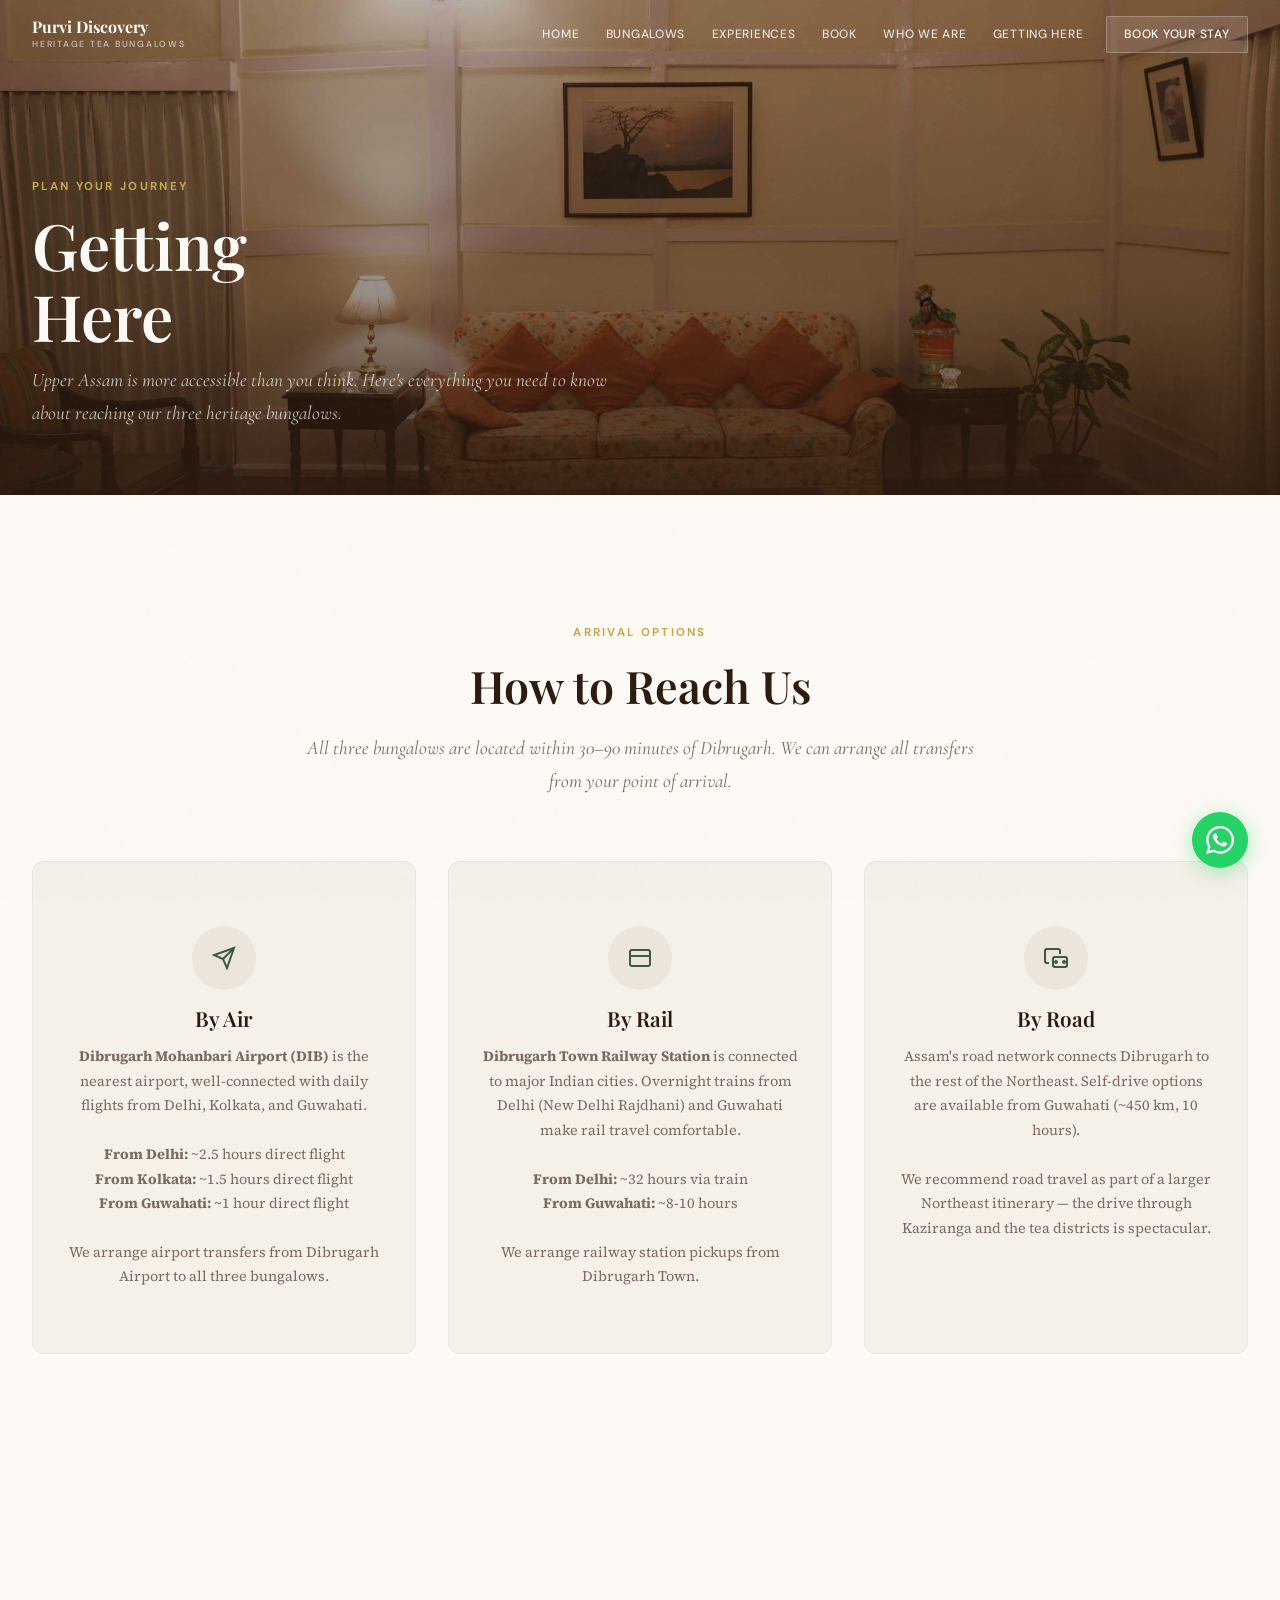
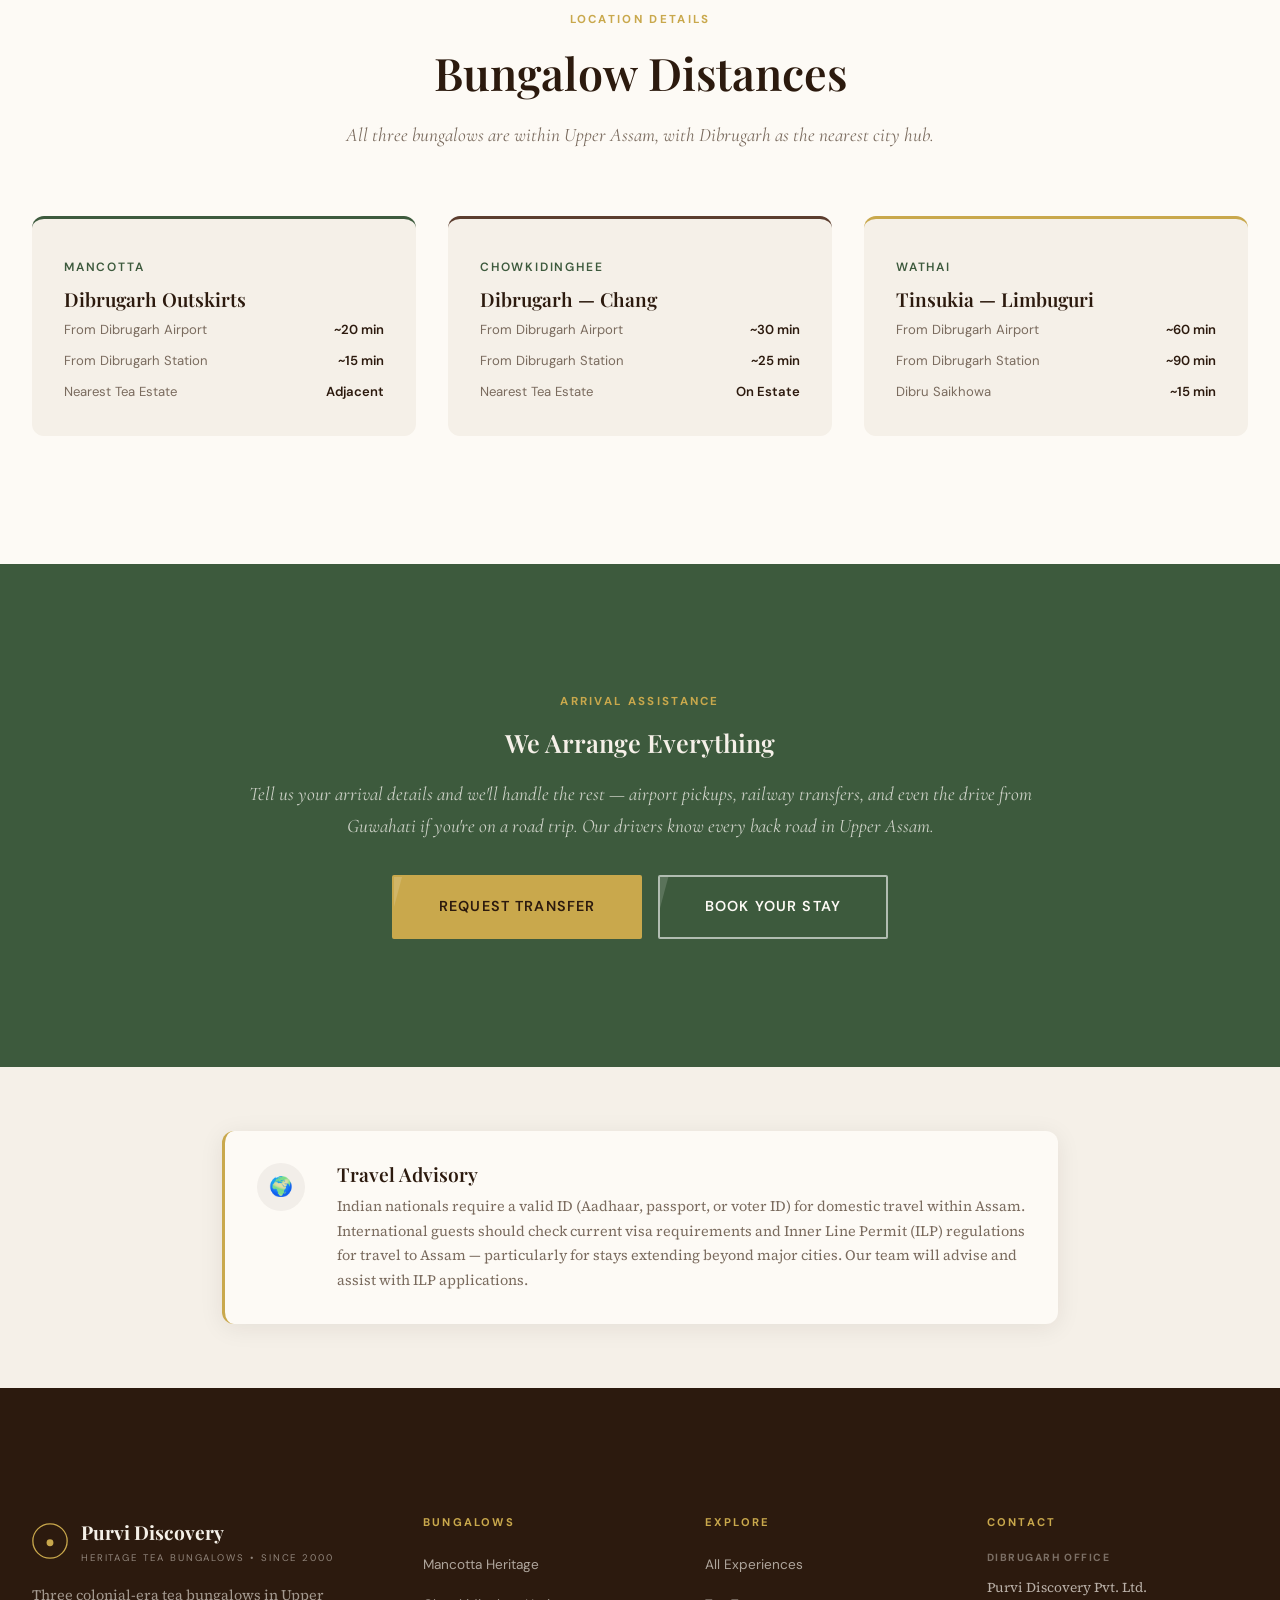
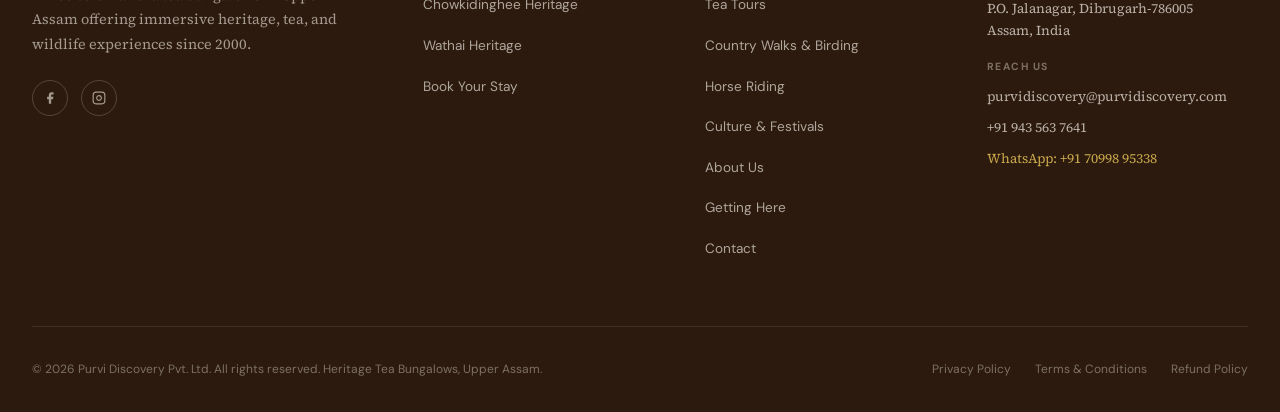
<file: pages/getting-here.html>
<!DOCTYPE html>
<html lang="en">
<head>
  <meta charset="UTF-8">
  <meta name="viewport" content="width=device-width, initial-scale=1.0">
  <title>Getting Here — Purvi Discovery</title>
  <meta name="description" content="How to reach Purvi Discovery heritage tea bungalows in Upper Assam. Directions by air, rail, and road from Dibrugarh and major Indian cities.">
  <link rel="stylesheet" href="../assets/css/style.css">
</head>
<body>

  <nav class="nav">
    <div class="nav__inner">
      <a href="../index.html" class="nav__brand">
        <div><div class="nav__logo-text">Purvi Discovery</div><span class="nav__logo-sub">Heritage Tea Bungalows</span></div>
      </a>
      <ul class="nav__links">
        <li class="nav__item"><a href="../index.html" class="nav__link">Home</a></li>
        <li class="nav__item">
          <a href="#" class="nav__link">Bungalows</a>
          <ul class="nav__dropdown-menu">
            <li><a href="mancotta.html" class="nav__dropdown-link">Mancotta Heritage</a></li>
            <li><a href="chowkidinghee.html" class="nav__dropdown-link">Chowkidinghee Heritage</a></li>
            <li><a href="wathai.html" class="nav__dropdown-link">Wathai Heritage</a></li>
          </ul>
        </li>
        <li class="nav__item"><a href="experiences.html" class="nav__link">Experiences</a></li>
        <li class="nav__item"><a href="book.html" class="nav__link">Book</a></li>
        <li class="nav__item"><a href="who-we-are.html" class="nav__link">Who We Are</a></li>
        <li class="nav__item"><a href="getting-here.html" class="nav__link">Getting Here</a></li>
        <li class="nav__item"><a href="book.html" class="nav__link nav__link--cta">Book Your Stay</a></li>
      </ul>
      <button class="nav__hamburger" aria-label="Open menu"><span></span><span></span><span></span></button>
    </div>
  </nav>

  <div class="nav__mobile" id="navMobile">
    <div class="nav__mobile-top">
      <a href="../index.html" class="nav__mobile-brand">
        <div><div class="nav__mobile-logo-text">Purvi Discovery</div><span class="nav__mobile-logo-sub">Heritage Tea Bungalows</span></div>
      </a>
      <button class="nav__mobile-close" id="navMobileClose" aria-label="Close menu">
        <svg width="18" height="18" viewBox="0 0 24 24" fill="none" stroke="currentColor" stroke-width="2" stroke-linecap="round">
          <line x1="18" y1="6" x2="6" y2="18"/>
          <line x1="6" y1="6" x2="18" y2="18"/>
        </svg>
      </button>
    </div>
    <div class="nav__mobile-body">
      <ul class="nav__mobile-links">
        <li><a href="../index.html" class="nav__mobile-link">Home</a></li>
        <li><a href="mancotta.html" class="nav__mobile-link">Mancotta Heritage</a></li>
        <li><a href="chowkidinghee.html" class="nav__mobile-link">Chowkidinghee Heritage</a></li>
        <li><a href="wathai.html" class="nav__mobile-link">Wathai Heritage</a></li>
        <li><a href="experiences.html" class="nav__mobile-link">Experiences</a></li>
        <li><a href="book.html" class="nav__mobile-link">Book Your Stay</a></li>
        <li><a href="who-we-are.html" class="nav__mobile-link">Who We Are</a></li>
        <li><a href="getting-here.html" class="nav__mobile-link nav__mobile-link--highlight">Getting Here</a></li>
        <li><a href="contact.html" class="nav__mobile-link">Contact</a></li>
      </ul>
    </div>
    <div class="nav__mobile-footer">
      <div class="nav__mobile-footer-contact">
        <a href="mailto:purvidiscovery@purvidiscovery.com" class="nav__mobile-footer-link"><svg width="13" height="13" viewBox="0 0 24 24" fill="none" stroke="currentColor" stroke-width="2"><path d="M4 4h16c1.1 0 2 .9 2 2v12c0 1.1-.9 2-2 2H4c-1.1 0-2-.9-2-2V6c0-1.1.9-2 2-2z"/><polyline points="22,6 12,13 2,6"/></svg>purvidiscovery@purvidiscovery.com</a>
        <a href="tel:+919435637641" class="nav__mobile-footer-link"><svg width="13" height="13" viewBox="0 0 24 24" fill="none" stroke="currentColor" stroke-width="2"><path d="M22 16.92v3a2 2 0 01-2.18 2 19.79 19.79 0 01-8.63-3.07 19.5 19.5 0 01-6-6 19.79 19.79 0 01-3.07-8.67A2 2 0 014.11 2h3a2 2 0 012 1.72"/></svg>+91 943 563 7641</a>
      </div>
    </div>
  </div>

  <section class="page-hero">
    <img src="../assets/img/mancota-slides3.jpg" alt="Upper Assam tea country landscape" class="page-hero__img">
    <div class="page-hero__overlay"></div>
    <div class="page-hero__content">
      <p class="page-hero__label">Plan Your Journey</p>
      <h1 class="page-hero__title">Getting<br>Here</h1>
      <p class="page-hero__desc">Upper Assam is more accessible than you think. Here's everything you need to know about reaching our three heritage bungalows.</p>
    </div>
  </section>

  <!-- TRANSPORT OPTIONS -->
  <section class="transport-cards">
    <div class="container">
      <div class="section__header reveal">
        <span class="section__label">Arrival Options</span>
        <h2 class="section__title display-md">How to Reach Us</h2>
        <p class="section__desc">All three bungalows are located within 30–90 minutes of Dibrugarh. We can arrange all transfers from your point of arrival.</p>
      </div>

      <div class="transport-cards__grid">
        <div class="transport-card">
          <div class="transport-card__icon">
            <svg width="24" height="24" viewBox="0 0 24 24" fill="none" stroke="currentColor" stroke-width="2"><path d="M22 2L11 13"/><path d="M22 2L15 22 11 13 2 9l20-7z"/></svg>
          </div>
          <h3 class="transport-card__title">By Air</h3>
          <p class="transport-card__desc">
            <strong>Dibrugarh Mohanbari Airport (DIB)</strong> is the nearest airport, well-connected with daily flights from Delhi, Kolkata, and Guwahati.
            <br><br>
            <strong>From Delhi:</strong> ~2.5 hours direct flight<br>
            <strong>From Kolkata:</strong> ~1.5 hours direct flight<br>
            <strong>From Guwahati:</strong> ~1 hour direct flight<br><br>
            We arrange airport transfers from Dibrugarh Airport to all three bungalows.
          </p>
        </div>

        <div class="transport-card">
          <div class="transport-card__icon">
            <svg width="24" height="24" viewBox="0 0 24 24" fill="none" stroke="currentColor" stroke-width="2"><rect x="2" y="4" width="20" height="16" rx="2"/><path d="M2 10h20"/><path d="M6 14h.01"/><path d="M10 14h.01"/><path d="M14 14h.01"/><path d="M18 14h.01"/></svg>
          </div>
          <h3 class="transport-card__title">By Rail</h3>
          <p class="transport-card__desc">
            <strong>Dibrugarh Town Railway Station</strong> is connected to major Indian cities. Overnight trains from Delhi (New Delhi Rajdhani) and Guwahati make rail travel comfortable.
            <br><br>
            <strong>From Delhi:</strong> ~32 hours via train<br>
            <strong>From Guwahati:</strong> ~8-10 hours<br><br>
            We arrange railway station pickups from Dibrugarh Town.
          </p>
        </div>

        <div class="transport-card">
          <div class="transport-card__icon">
            <svg width="24" height="24" viewBox="0 0 24 24" fill="none" stroke="currentColor" stroke-width="2"><path d="M5 17H3a2 2 0 01-2-2V5a2 2 0 012-2h11a2 2 0 012 2v3"/><rect x="9" y="11" width="14" height="10" rx="2"/><circle cx="12" cy="16" r="1"/><circle cx="20" cy="16" r="1"/></svg>
          </div>
          <h3 class="transport-card__title">By Road</h3>
          <p class="transport-card__desc">
            Assam's road network connects Dibrugarh to the rest of the Northeast. Self-drive options are available from Guwahati (~450 km, 10 hours).
            <br><br>
            We recommend road travel as part of a larger Northeast itinerary — the drive through Kaziranga and the tea districts is spectacular.
          </p>
        </div>
      </div>
    </div>
  </section>

  <!-- BUNGALOW DISTANCES -->
  <section class="section section--warm-white">
    <div class="container">
      <div class="section__header reveal">
        <span class="section__label">Location Details</span>
        <h2 class="section__title display-md">Bungalow Distances</h2>
        <p class="section__desc">All three bungalows are within Upper Assam, with Dibrugarh as the nearest city hub.</p>
      </div>

      <div style="display:grid;grid-template-columns:repeat(3,1fr);gap:2rem;" class="reveal">
        <div style="background:var(--cream);border-radius:12px;padding:2rem;border-top:3px solid var(--tea-green);">
          <span class="label">Mancotta</span>
          <h3 style="font-family:var(--font-display);font-size:1.2rem;margin:0.5rem 0;">Dibrugarh Outskirts</h3>
          <div style="display:flex;flex-direction:column;gap:0.5rem;">
            <div style="display:flex;justify-content:space-between;font-family:var(--font-ui);font-size:0.82rem;">
              <span style="color:var(--faded-ink);">From Dibrugarh Airport</span>
              <span style="font-weight:600;color:var(--deep-bark);">~20 min</span>
            </div>
            <div style="display:flex;justify-content:space-between;font-family:var(--font-ui);font-size:0.82rem;">
              <span style="color:var(--faded-ink);">From Dibrugarh Station</span>
              <span style="font-weight:600;color:var(--deep-bark);">~15 min</span>
            </div>
            <div style="display:flex;justify-content:space-between;font-family:var(--font-ui);font-size:0.82rem;">
              <span style="color:var(--faded-ink);">Nearest Tea Estate</span>
              <span style="font-weight:600;color:var(--deep-bark);">Adjacent</span>
            </div>
          </div>
        </div>

        <div style="background:var(--cream);border-radius:12px;padding:2rem;border-top:3px solid var(--tea-brown);">
          <span class="label">Chowkidinghee</span>
          <h3 style="font-family:var(--font-display);font-size:1.2rem;margin:0.5rem 0;">Dibrugarh — Chang</h3>
          <div style="display:flex;flex-direction:column;gap:0.5rem;">
            <div style="display:flex;justify-content:space-between;font-family:var(--font-ui);font-size:0.82rem;">
              <span style="color:var(--faded-ink);">From Dibrugarh Airport</span>
              <span style="font-weight:600;color:var(--deep-bark);">~30 min</span>
            </div>
            <div style="display:flex;justify-content:space-between;font-family:var(--font-ui);font-size:0.82rem;">
              <span style="color:var(--faded-ink);">From Dibrugarh Station</span>
              <span style="font-weight:600;color:var(--deep-bark);">~25 min</span>
            </div>
            <div style="display:flex;justify-content:space-between;font-family:var(--font-ui);font-size:0.82rem;">
              <span style="color:var(--faded-ink);">Nearest Tea Estate</span>
              <span style="font-weight:600;color:var(--deep-bark);">On Estate</span>
            </div>
          </div>
        </div>

        <div style="background:var(--cream);border-radius:12px;padding:2rem;border-top:3px solid var(--brass);">
          <span class="label">Wathai</span>
          <h3 style="font-family:var(--font-display);font-size:1.2rem;margin:0.5rem 0;">Tinsukia — Limbuguri</h3>
          <div style="display:flex;flex-direction:column;gap:0.5rem;">
            <div style="display:flex;justify-content:space-between;font-family:var(--font-ui);font-size:0.82rem;">
              <span style="color:var(--faded-ink);">From Dibrugarh Airport</span>
              <span style="font-weight:600;color:var(--deep-bark);">~60 min</span>
            </div>
            <div style="display:flex;justify-content:space-between;font-family:var(--font-ui);font-size:0.82rem;">
              <span style="color:var(--faded-ink);">From Dibrugarh Station</span>
              <span style="font-weight:600;color:var(--deep-bark);">~90 min</span>
            </div>
            <div style="display:flex;justify-content:space-between;font-family:var(--font-ui);font-size:0.82rem;">
              <span style="color:var(--faded-ink);">Dibru Saikhowa</span>
              <span style="font-weight:600;color:var(--deep-bark);">~15 min</span>
            </div>
          </div>
        </div>
      </div>
    </div>
  </section>

  <!-- TRANSFERS -->
  <section class="section section--tea">
    <div class="container--narrow" style="text-align:center;">
      <div class="reveal">
        <span class="section__label" style="color:var(--brass);">Arrival Assistance</span>
        <h2 class="section__title" style="color:var(--cream);">We Arrange Everything</h2>
        <p class="section__desc">Tell us your arrival details and we'll handle the rest — airport pickups, railway transfers, and even the drive from Guwahati if you're on a road trip. Our drivers know every back road in Upper Assam.</p>
        <div style="display:flex;gap:1rem;justify-content:center;margin-top:2rem;flex-wrap:wrap;">
          <a href="contact.html" class="btn btn-brass btn-lg">Request Transfer</a>
          <a href="book.html" class="btn btn-ghost btn-lg">Book Your Stay</a>
        </div>
      </div>
    </div>
  </section>

  <!-- VISA NOTE -->
  <section class="section section--cream" style="padding:var(--space-lg) 0;">
    <div class="container--narrow">
      <div class="reveal" style="display:flex;gap:2rem;align-items:flex-start;background:var(--warm-white);border-radius:12px;padding:2rem;box-shadow:var(--shadow-soft);border-left:3px solid var(--brass);">
        <div style="flex-shrink:0;width:48px;height:48px;background:var(--sepia-xlight);border-radius:50%;display:flex;align-items:center;justify-content:center;color:var(--tea-brown);font-size:1.2rem;">&#127757;</div>
        <div>
          <h3 style="font-family:var(--font-display);font-size:1.2rem;margin-bottom:0.5rem;">Travel Advisory</h3>
          <p style="font-size:0.9rem;color:var(--faded-ink);line-height:1.7;">Indian nationals require a valid ID (Aadhaar, passport, or voter ID) for domestic travel within Assam. International guests should check current visa requirements and Inner Line Permit (ILP) regulations for travel to Assam — particularly for stays extending beyond major cities. Our team will advise and assist with ILP applications.</p>
        </div>
      </div>
    </div>
  </section>

  <footer class="footer">
    <div class="container">
      <div class="footer__grid">
        <div class="footer__brand">
          <div class="footer__logo">
            <svg width="36" height="36" viewBox="0 0 42 42" fill="none"><circle cx="21" cy="21" r="20" stroke="#C9A84C" stroke-width="1.5"/><circle cx="21" cy="23" r="4" fill="#C9A84C"/></svg>
            <div><div class="footer__logo-text">Purvi Discovery</div><span class="footer__logo-sub">Heritage Tea Bungalows &bull; Since 2000</span></div>
          </div>
          <p class="footer__about">Three colonial-era tea bungalows in Upper Assam offering immersive heritage, tea, and wildlife experiences since 2000.</p>
          <div class="footer__social">
            <a href="https://www.facebook.com/purvidiscoverynortheast/" class="footer__social-link" aria-label="Facebook" target="_blank" rel="noopener"><svg width="14" height="14" viewBox="0 0 24 24" fill="currentColor"><path d="M18 2h-3a5 5 0 00-5 5v3H7v4h3v8h4v-8h3l1-4h-4V7a1 1 0 011-1h3z"/></svg></a>
            <a href="https://www.instagram.com/purvidiscoveryofficial/" class="footer__social-link" aria-label="Instagram" target="_blank" rel="noopener"><svg width="14" height="14" viewBox="0 0 24 24" fill="none" stroke="currentColor" stroke-width="2"><rect x="2" y="2" width="20" height="20" rx="5"/><path d="M16 11.37A4 4 0 1112.63 8 4 4 0 0116 11.37z"/></svg></a>
          </div>
        </div>
        <div>
          <h3 class="footer__col-title">Bungalows</h3>
          <ul class="footer__links">
            <li><a href="mancotta.html" class="footer__link">Mancotta Heritage</a></li>
            <li><a href="chowkidinghee.html" class="footer__link">Chowkidinghee Heritage</a></li>
            <li><a href="wathai.html" class="footer__link">Wathai Heritage</a></li>
            <li><a href="book.html" class="footer__link">Book Your Stay</a></li>
          </ul>
        </div>
        <div>
          <h3 class="footer__col-title">Explore</h3>
          <ul class="footer__links">
            <li><a href="experiences.html" class="footer__link">All Experiences</a></li>
            <li><a href="experiences.html#tea-tours" class="footer__link">Tea Tours</a></li>
            <li><a href="experiences.html#birding" class="footer__link">Country Walks &amp; Birding</a></li>
            <li><a href="experiences.html#horse" class="footer__link">Horse Riding</a></li>
            <li><a href="experiences.html#culture" class="footer__link">Culture &amp; Festivals</a></li>
            <li><a href="who-we-are.html" class="footer__link">About Us</a></li>
            <li><a href="getting-here.html" class="footer__link">Getting Here</a></li>
            <li><a href="contact.html" class="footer__link">Contact</a></li>
          </ul>
        </div>
        <div>
          <h3 class="footer__col-title">Contact</h3>
          <div class="footer__contact-item">
            <span class="footer__contact-label">Dibrugarh Office</span>
            <p class="footer__contact-value">Purvi Discovery Pvt. Ltd.<br>P.O. Jalanagar, Dibrugarh-786005<br>Assam, India</p>
          </div>
          <div class="footer__contact-item" style="margin-top:1rem;">
            <span class="footer__contact-label">Reach Us</span>
            <a href="mailto:purvidiscovery@purvidiscovery.com" class="footer__contact-value">purvidiscovery@purvidiscovery.com</a>
            <a href="tel:+919435637641" class="footer__contact-value">+91 943 563 7641</a>
            <a href="https://wa.me/917099895338" class="footer__contact-value" style="color:var(--brass);">WhatsApp: +91 70998 95338</a>
          </div>
        </div>
      </div>
      <div class="footer__divider"></div>
      <div class="footer__bottom">
        <p class="footer__copyright">&copy; 2026 Purvi Discovery Pvt. Ltd. All rights reserved. Heritage Tea Bungalows, Upper Assam.</p>
        <div class="footer__legal">
          <a href="#" class="footer__legal-link">Privacy Policy</a>
          <a href="#" class="footer__legal-link">Terms &amp; Conditions</a>
          <a href="#" class="footer__legal-link">Refund Policy</a>
        </div>
      </div>
    </div>
  </footer>

  <a href="https://wa.me/917099895338" class="whatsapp-sticky" aria-label="WhatsApp">
    <svg viewBox="0 0 24 24" fill="currentColor"><path d="M17.472 14.382c-.297-.149-1.758-.867-2.03-.967-.273-.099-.471-.148-.67.15-.197.297-.767.966-.94 1.164-.173.199-.347.223-.644.075-.297-.15-1.255-.463-2.39-1.475-.883-.788-1.48-1.761-1.653-2.059-.173-.297-.018-.458.13-.606.134-.133.298-.347.446-.52.149-.174.198-.298.298-.497.099-.198.05-.371-.025-.52-.075-.149-.669-1.612-.916-2.207-.242-.579-.487-.5-.669-.51-.173-.008-.371-.01-.57-.01-.198 0-.52.074-.792.372-.272.297-1.04 1.016-1.04 2.479 0 1.462 1.065 2.875 1.213 3.074.149.198 2.096 3.2 5.077 4.487.709.306 1.262.489 1.694.625.712.227 1.36.195 1.871.118.571-.085 1.758-.719 2.006-1.413.248-.694.248-1.289.173-1.413-.074-.124-.272-.198-.57-.347m-5.421 7.403h-.004a9.87 9.87 0 01-5.031-1.378l-.361-.214-3.741.982.998-3.648-.235-.374a9.86 9.86 0 01-1.51-5.26c.001-5.45 4.436-9.884 9.888-9.884 2.64 0 5.122 1.03 6.988 2.898a9.825 9.825 0 012.893 6.994c-.003 5.45-4.437 9.884-9.885 9.884m8.413-18.297A11.815 11.815 0 0012.05 0C5.495 0 .16 5.335.157 11.892c0 2.096.547 4.142 1.588 5.945L.057 24l6.305-1.654a11.882 11.882 0 005.683 1.448h.005c6.554 0 11.89-5.335 11.893-11.893a11.821 11.821 0 00-3.48-8.413Z"/></svg>
  </a>

  <script src="../assets/js/main.js"></script>
</body>
</html>
</file>
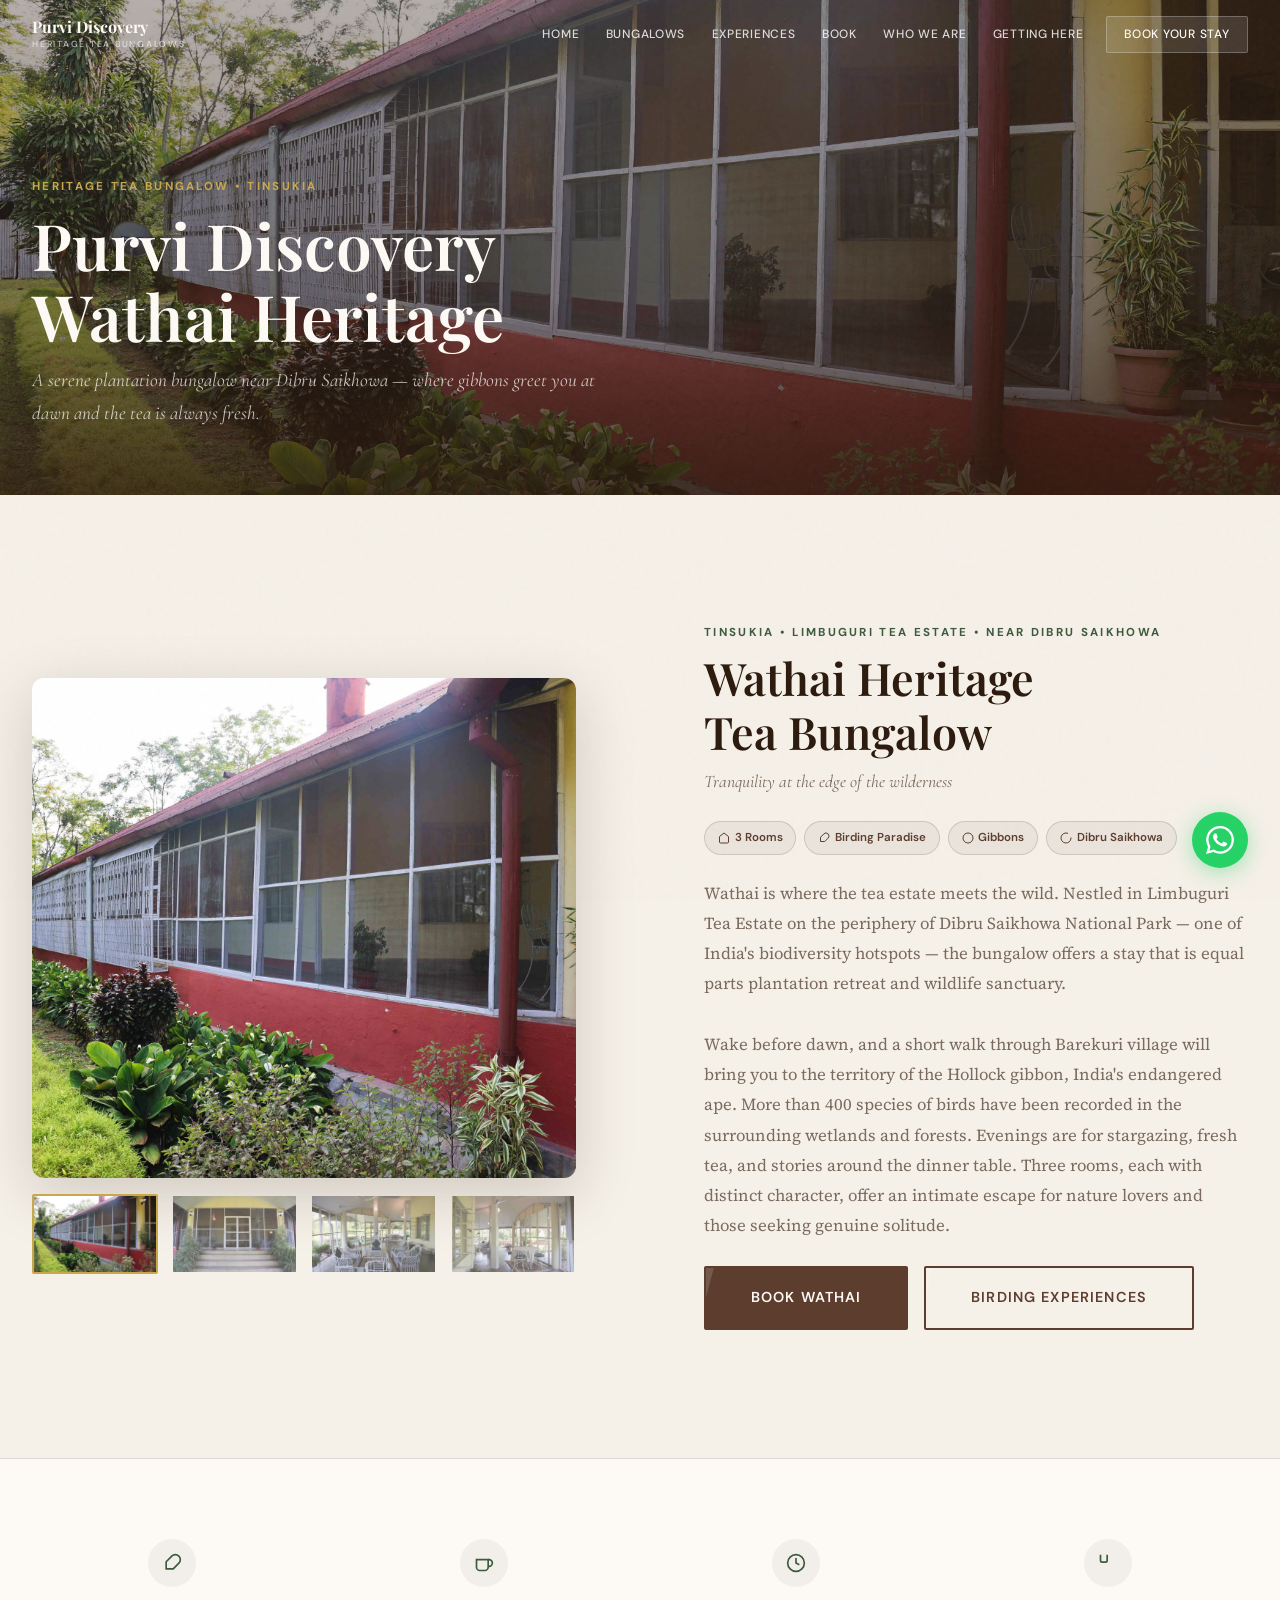
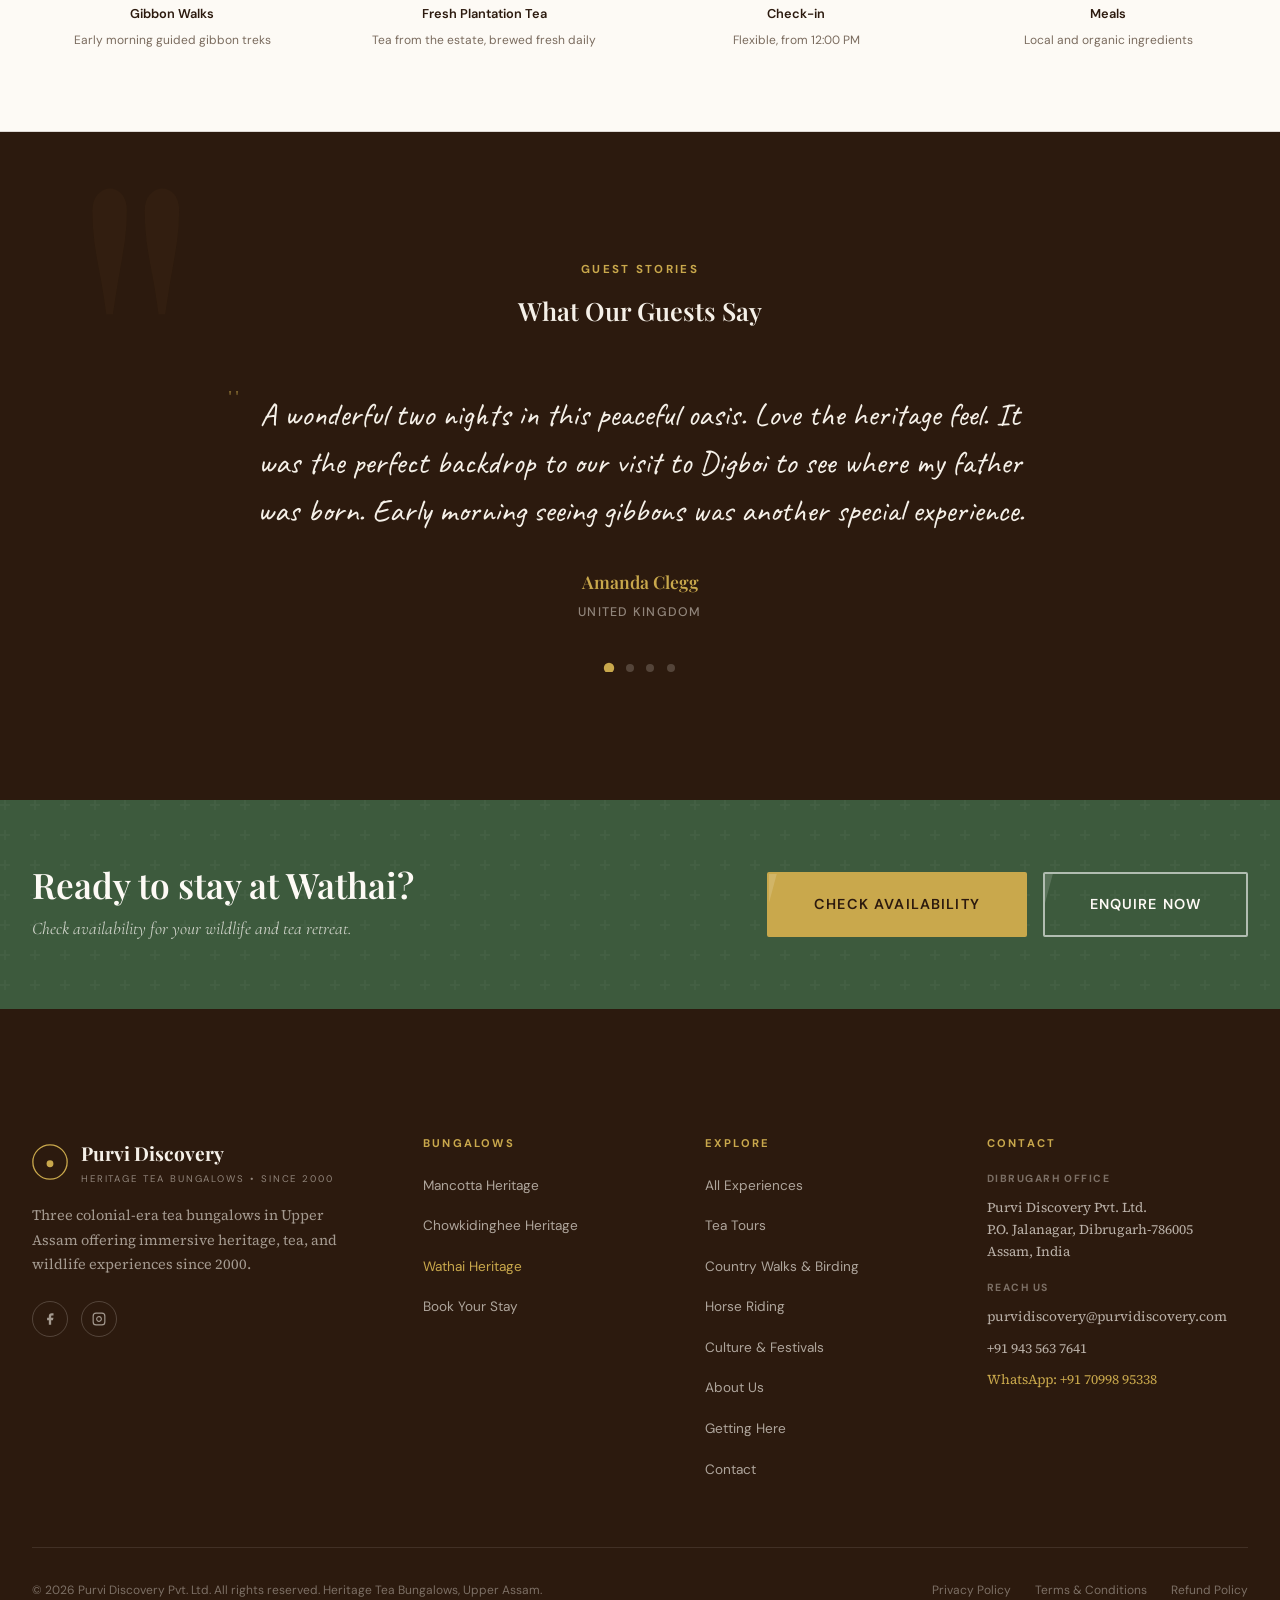
<file: pages/wathai.html>
<!DOCTYPE html>
<html lang="en">
<head>
  <meta charset="UTF-8">
  <meta name="viewport" content="width=device-width, initial-scale=1.0">
  <title>Wathai Heritage Tea Bungalow — Purvi Discovery</title>
  <meta name="description" content="A serene plantation bungalow in Limbuguri Tea Estate near Dibru Saikhowa National Park — perfect for birdwatching, gibbon sightings, and tranquil escapes.">
  <link rel="stylesheet" href="../assets/css/style.css">
</head>
<body>

  <nav class="nav">
    <div class="nav__inner">
      <a href="../index.html" class="nav__brand">
        <div><div class="nav__logo-text">Purvi Discovery</div><span class="nav__logo-sub">Heritage Tea Bungalows</span></div>
      </a>
      <ul class="nav__links">
        <li class="nav__item"><a href="../index.html" class="nav__link">Home</a></li>
        <li class="nav__item">
          <a href="#" class="nav__link">Bungalows</a>
          <ul class="nav__dropdown-menu">
            <li><a href="mancotta.html" class="nav__dropdown-link">Mancotta Heritage</a></li>
            <li><a href="chowkidinghee.html" class="nav__dropdown-link">Chowkidinghee Heritage</a></li>
            <li><a href="wathai.html" class="nav__dropdown-link">Wathai Heritage</a></li>
          </ul>
        </li>
        <li class="nav__item"><a href="experiences.html" class="nav__link">Experiences</a></li>
        <li class="nav__item"><a href="book.html" class="nav__link">Book</a></li>
        <li class="nav__item"><a href="who-we-are.html" class="nav__link">Who We Are</a></li>
        <li class="nav__item"><a href="getting-here.html" class="nav__link">Getting Here</a></li>
        <li class="nav__item"><a href="book.html" class="nav__link nav__link--cta">Book Your Stay</a></li>
      </ul>
      <button class="nav__hamburger" aria-label="Open menu"><span></span><span></span><span></span></button>
    </div>
  </nav>

  <div class="nav__mobile" id="navMobile">
    <div class="nav__mobile-top">
      <a href="../index.html" class="nav__mobile-brand">
        <div><div class="nav__mobile-logo-text">Purvi Discovery</div><span class="nav__mobile-logo-sub">Heritage Tea Bungalows</span></div>
      </a>
      <button class="nav__mobile-close" id="navMobileClose" aria-label="Close menu">
        <svg width="18" height="18" viewBox="0 0 24 24" fill="none" stroke="currentColor" stroke-width="2" stroke-linecap="round">
          <line x1="18" y1="6" x2="6" y2="18"/>
          <line x1="6" y1="6" x2="18" y2="18"/>
        </svg>
      </button>
    </div>
    <div class="nav__mobile-body">
      <ul class="nav__mobile-links">
        <li><a href="../index.html" class="nav__mobile-link">Home</a></li>
        <li><a href="mancotta.html" class="nav__mobile-link">Mancotta Heritage</a></li>
        <li><a href="chowkidinghee.html" class="nav__mobile-link">Chowkidinghee Heritage</a></li>
        <li><a href="wathai.html" class="nav__mobile-link nav__mobile-link--highlight">Wathai Heritage</a></li>
        <li><a href="experiences.html" class="nav__mobile-link">Experiences</a></li>
        <li><a href="book.html" class="nav__mobile-link">Book Your Stay</a></li>
        <li><a href="who-we-are.html" class="nav__mobile-link">Who We Are</a></li>
        <li><a href="getting-here.html" class="nav__mobile-link">Getting Here</a></li>
        <li><a href="contact.html" class="nav__mobile-link">Contact</a></li>
      </ul>
    </div>
    <div class="nav__mobile-footer">
      <div class="nav__mobile-footer-contact">
        <a href="mailto:purvidiscovery@purvidiscovery.com" class="nav__mobile-footer-link"><svg width="13" height="13" viewBox="0 0 24 24" fill="none" stroke="currentColor" stroke-width="2"><path d="M4 4h16c1.1 0 2 .9 2 2v12c0 1.1-.9 2-2 2H4c-1.1 0-2-.9-2-2V6c0-1.1.9-2 2-2z"/><polyline points="22,6 12,13 2,6"/></svg>purvidiscovery@purvidiscovery.com</a>
        <a href="tel:+919435637641" class="nav__mobile-footer-link"><svg width="13" height="13" viewBox="0 0 24 24" fill="none" stroke="currentColor" stroke-width="2"><path d="M22 16.92v3a2 2 0 01-2.18 2 19.79 19.79 0 01-8.63-3.07 19.5 19.5 0 01-6-6 19.79 19.79 0 01-3.07-8.67A2 2 0 014.11 2h3a2 2 0 012 1.72"/></svg>+91 943 563 7641</a>
      </div>
    </div>
  </div>

  <section class="page-hero">
    <img src="../assets/img/wathai-bungalow-4.jpg" alt="Wathai Heritage Bungalow in tea estate" class="page-hero__img">
    <div class="page-hero__overlay"></div>
    <div class="page-hero__content">
      <p class="page-hero__label">Heritage Tea Bungalow &bull; Tinsukia</p>
      <h1 class="page-hero__title">Purvi Discovery<br>Wathai Heritage</h1>
      <p class="page-hero__desc">A serene plantation bungalow near Dibru Saikhowa — where gibbons greet you at dawn and the tea is always fresh.</p>
    </div>
  </section>

  <section class="bungalow-intro">
    <div class="container">
      <div class="bungalow-intro__inner">
        <div class="bungalow-intro__gallery reveal-left">
          <img src="../assets/img/wathai-bungalow-4.jpg" alt="Wathai exterior" class="bungalow-intro__main-img" id="mainImg">
          <div class="bungalow-intro__thumbs">
            <img src="../assets/img/wathai-bungalow-4.jpg" class="bungalow-intro__thumb active" onclick="changeImage(this,'../assets/img/wathai-bungalow-4.jpg')">
            <img src="../assets/img/wathai-bungalow-5.jpg" class="bungalow-intro__thumb" onclick="changeImage(this,'../assets/img/wathai-bungalow-5.jpg')">
            <img src="../assets/img/wathai-bungalow-6.jpg" class="bungalow-intro__thumb" onclick="changeImage(this,'../assets/img/wathai-bungalow-6.jpg')">
            <img src="../assets/img/wathai-bungalow-7.jpg" class="bungalow-intro__thumb" onclick="changeImage(this,'../assets/img/wathai-bungalow-7.jpg')">
          </div>
        </div>
        <div class="bungalow-intro__info reveal-right">
          <p class="bungalow-intro__location">Tinsukia &bull; Limbuguri Tea Estate &bull; Near Dibru Saikhowa</p>
          <h2 class="bungalow-intro__title">Wathai Heritage<br>Tea Bungalow</h2>
          <p class="bungalow-intro__subtitle">Tranquility at the edge of the wilderness</p>
          <div class="bungalow-intro__badges">
            <span class="bungalow-intro__badge"><svg viewBox="0 0 24 24" fill="none" stroke="currentColor" stroke-width="2" width="12" height="12"><path d="M3 9l9-7 9 7v11a2 2 0 01-2 2H5a2 2 0 01-2-2z"/></svg> 3 Rooms</span>
            <span class="bungalow-intro__badge"><svg viewBox="0 0 24 24" fill="none" stroke="currentColor" stroke-width="2" width="12" height="12"><path d="M20.24 12.24a6 6 0 00-8.49-8.49L5 10.5V19h8.5z"/></svg> Birding Paradise</span>
            <span class="bungalow-intro__badge"><svg viewBox="0 0 24 24" fill="none" stroke="currentColor" stroke-width="2" width="12" height="12"><circle cx="12" cy="12" r="10"/></svg> Gibbons</span>
            <span class="bungalow-intro__badge"><svg viewBox="0 0 24 24" fill="none" stroke="currentColor" stroke-width="2" width="12" height="12"><path d="M22 11.08V12a10 10 0 11-5.93-9.14"/></svg> Dibru Saikhowa</span>
          </div>
          <p class="bungalow-intro__desc">
            Wathai is where the tea estate meets the wild. Nestled in Limbuguri Tea Estate on the periphery of Dibru Saikhowa National Park — one of India's biodiversity hotspots — the bungalow offers a stay that is equal parts plantation retreat and wildlife sanctuary.
            <br><br>
            Wake before dawn, and a short walk through Barekuri village will bring you to the territory of the Hollock gibbon, India's endangered ape. More than 400 species of birds have been recorded in the surrounding wetlands and forests. Evenings are for stargazing, fresh tea, and stories around the dinner table. Three rooms, each with distinct character, offer an intimate escape for nature lovers and those seeking genuine solitude.
          </p>
          <div class="bungalow-intro__actions">
            <a href="book.html?property=Wathai" class="btn btn-primary btn-lg">Book Wathai</a>
            <a href="experiences.html#birding" class="btn btn-secondary btn-lg">Birding Experiences</a>
          </div>
        </div>
      </div>
    </div>
  </section>

  <section class="bungalow-features">
    <div class="container">
      <div class="bungalow-features__grid stagger">
        <div class="bungalow-feature">
          <div class="bungalow-feature__icon"><svg width="20" height="20" viewBox="0 0 24 24" fill="none" stroke="currentColor" stroke-width="2"><path d="M20.24 12.24a6 6 0 00-8.49-8.49L5 10.5V19h8.5z"/></svg></div>
          <div class="bungalow-feature__label">Gibbon Walks</div>
          <div class="bungalow-feature__value">Early morning guided gibbon treks</div>
        </div>
        <div class="bungalow-feature">
          <div class="bungalow-feature__icon"><svg width="20" height="20" viewBox="0 0 24 24" fill="none" stroke="currentColor" stroke-width="2"><path d="M17 8h1a4 4 0 110 8h-1"/><path d="M3 8h14v9a4 4 0 01-4 4H7a4 4 0 01-4-4V8z"/></svg></div>
          <div class="bungalow-feature__label">Fresh Plantation Tea</div>
          <div class="bungalow-feature__value">Tea from the estate, brewed fresh daily</div>
        </div>
        <div class="bungalow-feature">
          <div class="bungalow-feature__icon"><svg width="20" height="20" viewBox="0 0 24 24" fill="none" stroke="currentColor" stroke-width="2"><circle cx="12" cy="12" r="10"/><polyline points="12 6 12 12 16 14"/></svg></div>
          <div class="bungalow-feature__label">Check-in</div>
          <div class="bungalow-feature__value">Flexible, from 12:00 PM</div>
        </div>
        <div class="bungalow-feature">
          <div class="bungalow-feature__icon"><svg width="20" height="20" viewBox="0 0 24 24" fill="none" stroke="currentColor" stroke-width="2"><path d="M3 2v7c0 1.1.9 2 2 2h4a2 2 0 002-2V2"/></svg></div>
          <div class="bungalow-feature__label">Meals</div>
          <div class="bungalow-feature__value">Local and organic ingredients</div>
        </div>
      </div>
    </div>
  </section>

  <section class="testimonials">
    <div class="container">
      <div class="section__header">
        <span class="section__label">Guest Stories</span>
        <h2 class="section__title">What Our Guests Say</h2>
      </div>
      <div class="testimonials__slider">
        <div class="testimonials__track">
          <div class="testimonial-card"><div class="testimonial-card__inner">
            <p class="testimonial-card__quote">A wonderful two nights in this peaceful oasis. Love the heritage feel. It was the perfect backdrop to our visit to Digboi to see where my father was born. Early morning seeing gibbons was another special experience.</p>
            <p class="testimonial-card__author">Amanda Clegg</p>
            <p class="testimonial-card__meta">United Kingdom</p>
          </div></div>
          <div class="testimonial-card"><div class="testimonial-card__inner">
            <p class="testimonial-card__quote">Many thanks for a wonderful stay, excellent food, great service and a beautiful property. See you next time!</p>
            <p class="testimonial-card__author">Dr Paul Withers &amp; Martin England</p>
            <p class="testimonial-card__meta">United Kingdom</p>
          </div></div>
          <div class="testimonial-card"><div class="testimonial-card__inner">
            <p class="testimonial-card__quote">We were all taken by the peace & quiet surrounded by lush greenery. The bungalow brings back many beautiful childhood memories. Hope to come back here again.</p>
            <p class="testimonial-card__author">Joya &amp; Family</p>
            <p class="testimonial-card__meta">Bangalore, India</p>
          </div></div>
          <div class="testimonial-card"><div class="testimonial-card__inner">
            <p class="testimonial-card__quote">What a perfect start to a new year. We absolutely loved the old world charm. The bungalow is so lovingly preserved. Loved the dinner — scrumptious Assamese food. Look forward to coming back.</p>
            <p class="testimonial-card__author">Know Where Travel Group</p>
            <p class="testimonial-card__meta">India</p>
          </div></div>
        </div>
        <div class="testimonials__nav">
          <button class="testimonials__dot active"></button>
          <button class="testimonials__dot"></button>
          <button class="testimonials__dot"></button>
          <button class="testimonials__dot"></button>
        </div>
      </div>
    </div>
  </section>

  <section class="availability">
    <div class="container">
      <div class="availability__inner">
        <div class="availability__text">
          <h2 class="availability__title">Ready to stay at Wathai?</h2>
          <p class="availability__desc">Check availability for your wildlife and tea retreat.</p>
        </div>
        <div style="display:flex;gap:1rem;flex-wrap:wrap;">
          <a href="../book.html?property=Wathai" class="btn btn-brass btn-lg">Check Availability</a>
          <a href="contact.html" class="btn btn-ghost btn-lg">Enquire Now</a>
        </div>
      </div>
    </div>
  </section>

  <footer class="footer">
    <div class="container">
      <div class="footer__grid">
        <div class="footer__brand">
          <div class="footer__logo">
            <svg width="36" height="36" viewBox="0 0 42 42" fill="none"><circle cx="21" cy="21" r="20" stroke="#C9A84C" stroke-width="1.5"/><circle cx="21" cy="23" r="4" fill="#C9A84C"/></svg>
            <div><div class="footer__logo-text">Purvi Discovery</div><span class="footer__logo-sub">Heritage Tea Bungalows &bull; Since 2000</span></div>
          </div>
          <p class="footer__about">Three colonial-era tea bungalows in Upper Assam offering immersive heritage, tea, and wildlife experiences since 2000.</p>
          <div class="footer__social">
            <a href="https://www.facebook.com/purvidiscoverynortheast/" class="footer__social-link" aria-label="Facebook" target="_blank" rel="noopener"><svg width="14" height="14" viewBox="0 0 24 24" fill="currentColor"><path d="M18 2h-3a5 5 0 00-5 5v3H7v4h3v8h4v-8h3l1-4h-4V7a1 1 0 011-1h3z"/></svg></a>
            <a href="https://www.instagram.com/purvidiscoveryofficial/" class="footer__social-link" aria-label="Instagram" target="_blank" rel="noopener"><svg width="14" height="14" viewBox="0 0 24 24" fill="none" stroke="currentColor" stroke-width="2"><rect x="2" y="2" width="20" height="20" rx="5"/><path d="M16 11.37A4 4 0 1112.63 8 4 4 0 0116 11.37z"/></svg></a>
          </div>
        </div>
        <div>
          <h3 class="footer__col-title">Bungalows</h3>
          <ul class="footer__links">
            <li><a href="mancotta.html" class="footer__link">Mancotta Heritage</a></li>
            <li><a href="chowkidinghee.html" class="footer__link">Chowkidinghee Heritage</a></li>
            <li><a href="wathai.html" class="footer__link" style="color:var(--brass);">Wathai Heritage</a></li>
            <li><a href="book.html" class="footer__link">Book Your Stay</a></li>
          </ul>
        </div>
        <div>
          <h3 class="footer__col-title">Explore</h3>
          <ul class="footer__links">
            <li><a href="experiences.html" class="footer__link">All Experiences</a></li>
            <li><a href="experiences.html#tea-tours" class="footer__link">Tea Tours</a></li>
            <li><a href="experiences.html#birding" class="footer__link">Country Walks &amp; Birding</a></li>
            <li><a href="experiences.html#horse" class="footer__link">Horse Riding</a></li>
            <li><a href="experiences.html#culture" class="footer__link">Culture &amp; Festivals</a></li>
            <li><a href="who-we-are.html" class="footer__link">About Us</a></li>
            <li><a href="getting-here.html" class="footer__link">Getting Here</a></li>
            <li><a href="contact.html" class="footer__link">Contact</a></li>
          </ul>
        </div>
        <div>
          <h3 class="footer__col-title">Contact</h3>
          <div class="footer__contact-item">
            <span class="footer__contact-label">Dibrugarh Office</span>
            <p class="footer__contact-value">Purvi Discovery Pvt. Ltd.<br>P.O. Jalanagar, Dibrugarh-786005<br>Assam, India</p>
          </div>
          <div class="footer__contact-item" style="margin-top:1rem;">
            <span class="footer__contact-label">Reach Us</span>
            <a href="mailto:purvidiscovery@purvidiscovery.com" class="footer__contact-value">purvidiscovery@purvidiscovery.com</a>
            <a href="tel:+919435637641" class="footer__contact-value">+91 943 563 7641</a>
            <a href="https://wa.me/917099895338" class="footer__contact-value" style="color:var(--brass);">WhatsApp: +91 70998 95338</a>
          </div>
        </div>
      </div>
      <div class="footer__divider"></div>
      <div class="footer__bottom">
        <p class="footer__copyright">&copy; 2026 Purvi Discovery Pvt. Ltd. All rights reserved. Heritage Tea Bungalows, Upper Assam.</p>
        <div class="footer__legal">
          <a href="#" class="footer__legal-link">Privacy Policy</a>
          <a href="#" class="footer__legal-link">Terms &amp; Conditions</a>
          <a href="#" class="footer__legal-link">Refund Policy</a>
        </div>
      </div>
    </div>
  </footer>

  <a href="https://wa.me/917099895338" class="whatsapp-sticky" aria-label="WhatsApp">
    <svg viewBox="0 0 24 24" fill="currentColor"><path d="M17.472 14.382c-.297-.149-1.758-.867-2.03-.967-.273-.099-.471-.148-.67.15-.197.297-.767.966-.94 1.164-.173.199-.347.223-.644.075-.297-.15-1.255-.463-2.39-1.475-.883-.788-1.48-1.761-1.653-2.059-.173-.297-.018-.458.13-.606.134-.133.298-.347.446-.52.149-.174.198-.298.298-.497.099-.198.05-.371-.025-.52-.075-.149-.669-1.612-.916-2.207-.242-.579-.487-.5-.669-.51-.173-.008-.371-.01-.57-.01-.198 0-.52.074-.792.372-.272.297-1.04 1.016-1.04 2.479 0 1.462 1.065 2.875 1.213 3.074.149.198 2.096 3.2 5.077 4.487.709.306 1.262.489 1.694.625.712.227 1.36.195 1.871.118.571-.085 1.758-.719 2.006-1.413.248-.694.248-1.289.173-1.413-.074-.124-.272-.198-.57-.347m-5.421 7.403h-.004a9.87 9.87 0 01-5.031-1.378l-.361-.214-3.741.982.998-3.648-.235-.374a9.86 9.86 0 01-1.51-5.26c.001-5.45 4.436-9.884 9.888-9.884 2.64 0 5.122 1.03 6.988 2.898a9.825 9.825 0 012.893 6.994c-.003 5.45-4.437 9.884-9.885 9.884m8.413-18.297A11.815 11.815 0 0012.05 0C5.495 0 .16 5.335.157 11.892c0 2.096.547 4.142 1.588 5.945L.057 24l6.305-1.654a11.882 11.882 0 005.683 1.448h.005c6.554 0 11.89-5.335 11.893-11.893a11.821 11.821 0 00-3.48-8.413Z"/></svg>
  </a>

  <script>
    function changeImage(thumb, src) {
      document.getElementById('mainImg').src = src;
      document.querySelectorAll('.bungalow-intro__thumb').forEach(t => t.classList.remove('active'));
      thumb.classList.add('active');
    }
  </script>
  <script src="../assets/js/main.js"></script>
</body>
</html>
</file>
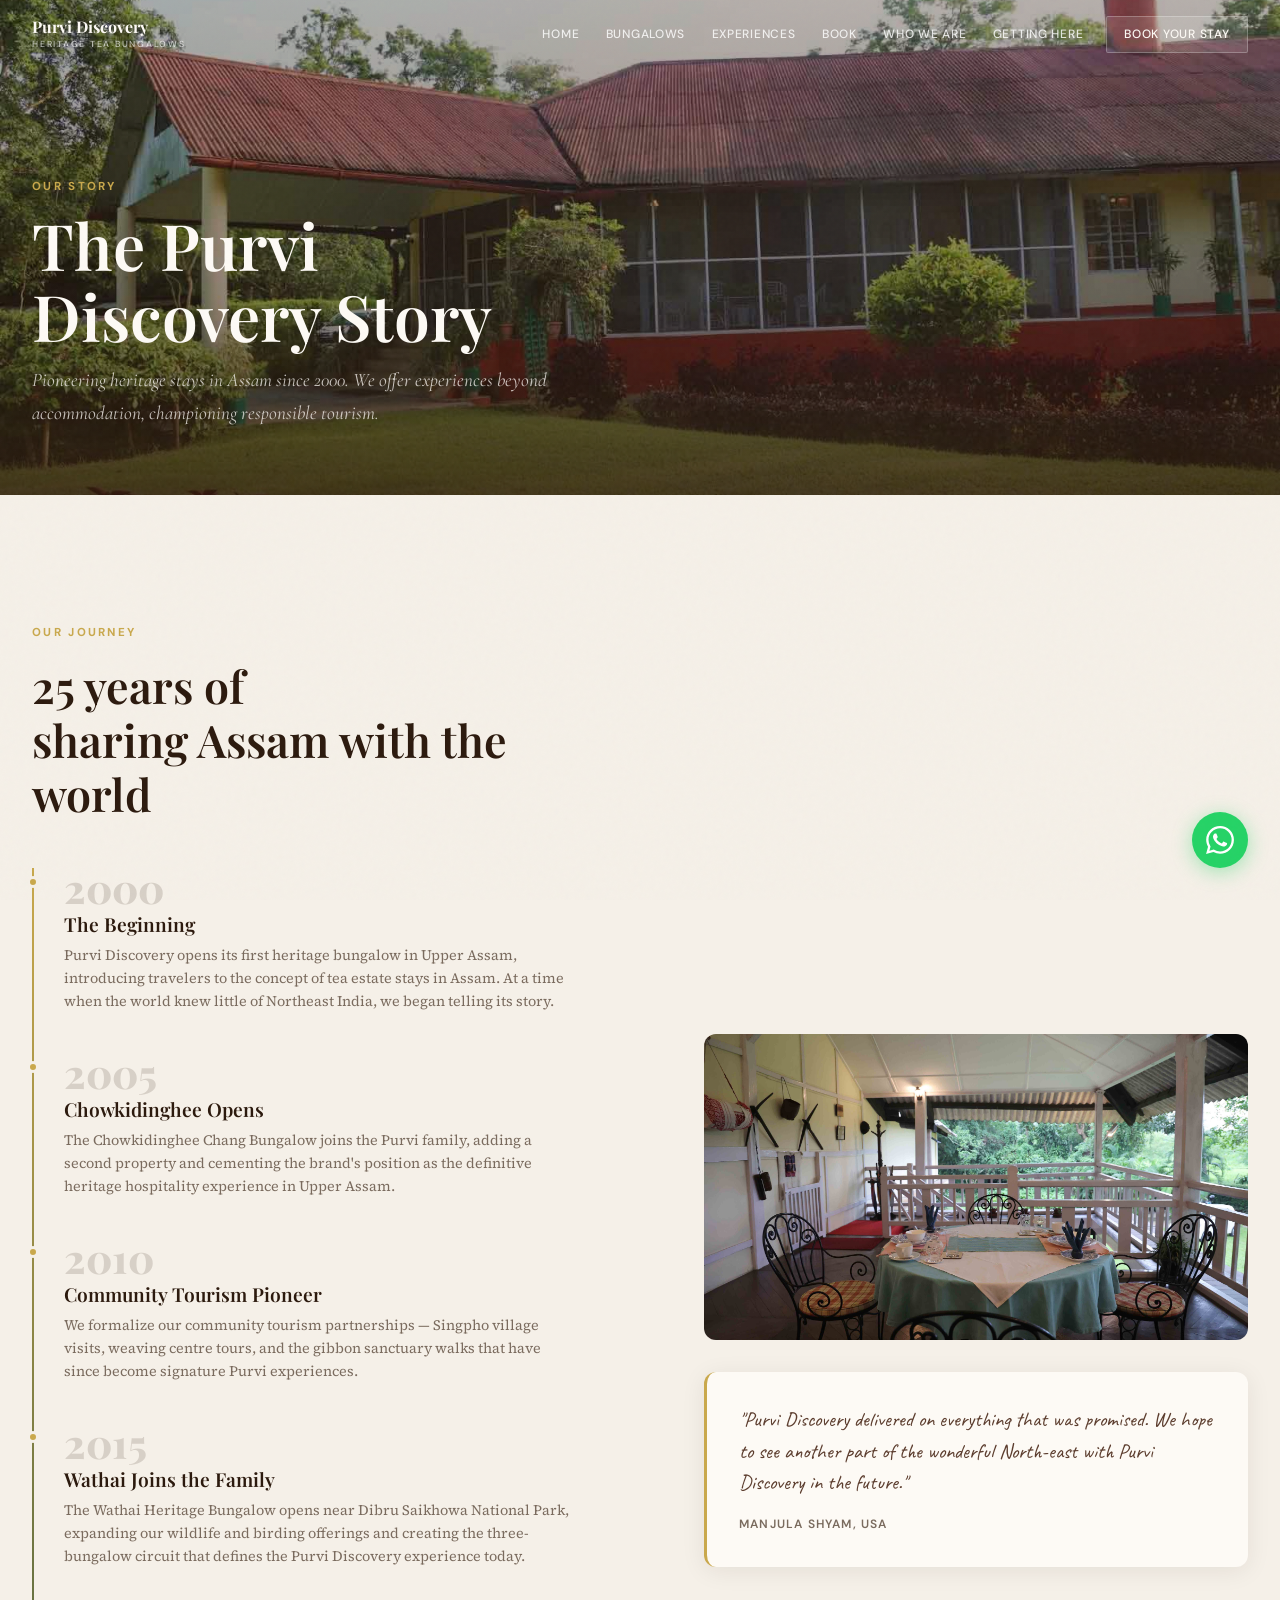
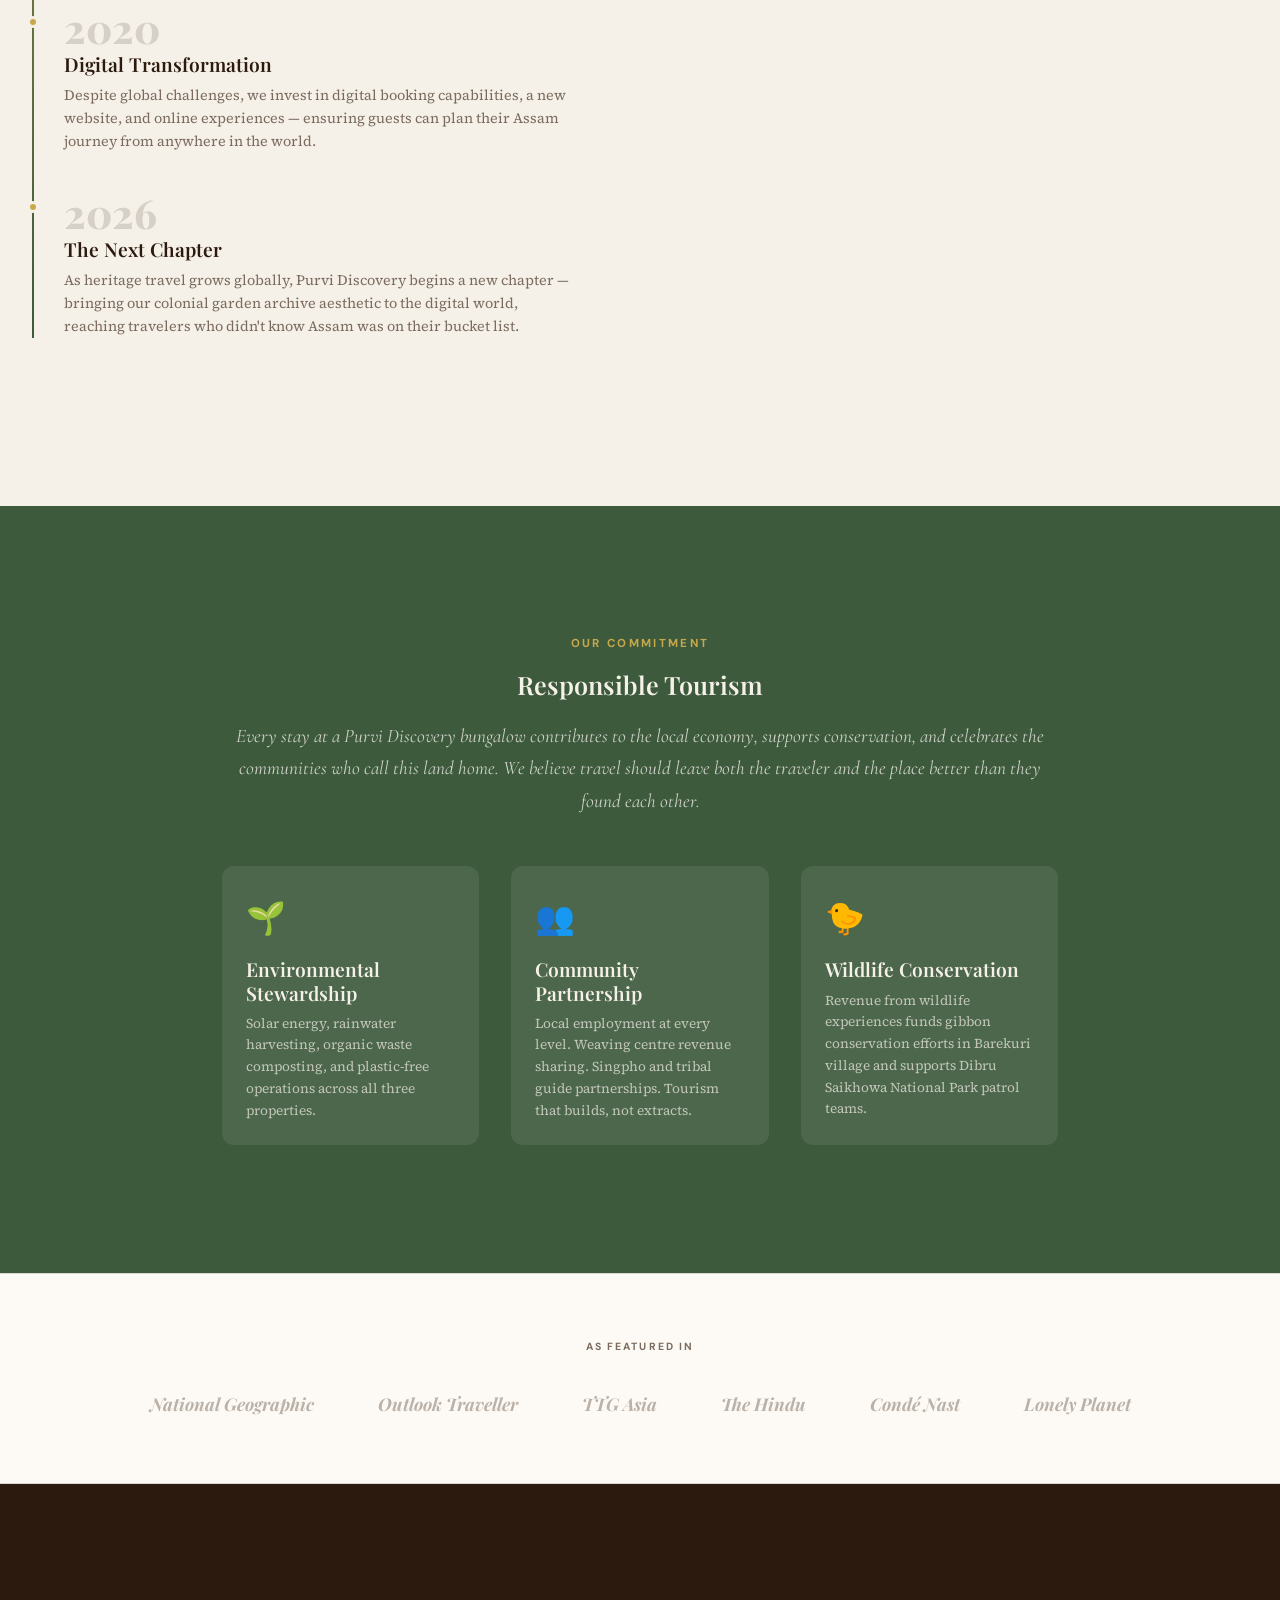
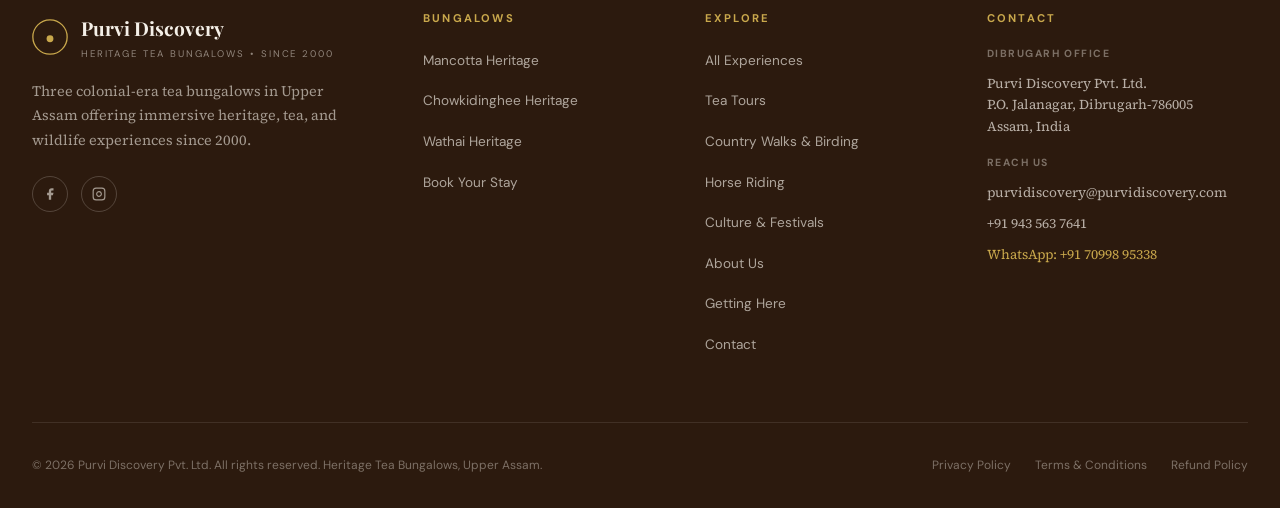
<file: pages/who-we-are.html>
<!DOCTYPE html>
<html lang="en">
<head>
  <meta charset="UTF-8">
  <meta name="viewport" content="width=device-width, initial-scale=1.0">
  <title>Who We Are — Purvi Discovery</title>
  <meta name="description" content="The Purvi Discovery story — pioneering heritage stays in Assam since 2000. Our mission, our team, and our commitment to responsible tourism.">
  <link rel="stylesheet" href="../assets/css/style.css">
</head>
<body>

  <nav class="nav">
    <div class="nav__inner">
      <a href="../index.html" class="nav__brand">
        <div><div class="nav__logo-text">Purvi Discovery</div><span class="nav__logo-sub">Heritage Tea Bungalows</span></div>
      </a>
      <ul class="nav__links">
        <li class="nav__item"><a href="../index.html" class="nav__link">Home</a></li>
        <li class="nav__item">
          <a href="#" class="nav__link">Bungalows</a>
          <ul class="nav__dropdown-menu">
            <li><a href="mancotta.html" class="nav__dropdown-link">Mancotta Heritage</a></li>
            <li><a href="chowkidinghee.html" class="nav__dropdown-link">Chowkidinghee Heritage</a></li>
            <li><a href="wathai.html" class="nav__dropdown-link">Wathai Heritage</a></li>
          </ul>
        </li>
        <li class="nav__item"><a href="experiences.html" class="nav__link">Experiences</a></li>
        <li class="nav__item"><a href="book.html" class="nav__link">Book</a></li>
        <li class="nav__item"><a href="who-we-are.html" class="nav__link">Who We Are</a></li>
        <li class="nav__item"><a href="getting-here.html" class="nav__link">Getting Here</a></li>
        <li class="nav__item"><a href="book.html" class="nav__link nav__link--cta">Book Your Stay</a></li>
      </ul>
      <button class="nav__hamburger" aria-label="Open menu"><span></span><span></span><span></span></button>
    </div>
  </nav>

  <div class="nav__mobile" id="navMobile">
    <div class="nav__mobile-top">
      <a href="../index.html" class="nav__mobile-brand">
        <div><div class="nav__mobile-logo-text">Purvi Discovery</div><span class="nav__mobile-logo-sub">Heritage Tea Bungalows</span></div>
      </a>
      <button class="nav__mobile-close" id="navMobileClose" aria-label="Close menu">
        <svg width="18" height="18" viewBox="0 0 24 24" fill="none" stroke="currentColor" stroke-width="2" stroke-linecap="round">
          <line x1="18" y1="6" x2="6" y2="18"/>
          <line x1="6" y1="6" x2="18" y2="18"/>
        </svg>
      </button>
    </div>
    <div class="nav__mobile-body">
      <ul class="nav__mobile-links">
        <li><a href="../index.html" class="nav__mobile-link">Home</a></li>
        <li><a href="mancotta.html" class="nav__mobile-link">Mancotta Heritage</a></li>
        <li><a href="chowkidinghee.html" class="nav__mobile-link">Chowkidinghee Heritage</a></li>
        <li><a href="wathai.html" class="nav__mobile-link">Wathai Heritage</a></li>
        <li><a href="experiences.html" class="nav__mobile-link">Experiences</a></li>
        <li><a href="book.html" class="nav__mobile-link">Book Your Stay</a></li>
        <li><a href="who-we-are.html" class="nav__mobile-link nav__mobile-link--highlight">Who We Are</a></li>
        <li><a href="getting-here.html" class="nav__mobile-link">Getting Here</a></li>
        <li><a href="contact.html" class="nav__mobile-link">Contact</a></li>
      </ul>
    </div>
    <div class="nav__mobile-footer">
      <div class="nav__mobile-footer-contact">
        <a href="mailto:purvidiscovery@purvidiscovery.com" class="nav__mobile-footer-link"><svg width="13" height="13" viewBox="0 0 24 24" fill="none" stroke="currentColor" stroke-width="2"><path d="M4 4h16c1.1 0 2 .9 2 2v12c0 1.1-.9 2-2 2H4c-1.1 0-2-.9-2-2V6c0-1.1.9-2 2-2z"/><polyline points="22,6 12,13 2,6"/></svg>purvidiscovery@purvidiscovery.com</a>
        <a href="tel:+919435637641" class="nav__mobile-footer-link"><svg width="13" height="13" viewBox="0 0 24 24" fill="none" stroke="currentColor" stroke-width="2"><path d="M22 16.92v3a2 2 0 01-2.18 2 19.79 19.79 0 01-8.63-3.07 19.5 19.5 0 01-6-6 19.79 19.79 0 01-3.07-8.67A2 2 0 014.11 2h3a2 2 0 012 1.72"/></svg>+91 943 563 7641</a>
      </div>
    </div>
  </div>

  <section class="page-hero">
    <img src="../assets/img/purvi-1.jpg" alt="Tea gardens of Upper Assam" class="page-hero__img">
    <div class="page-hero__overlay"></div>
    <div class="page-hero__content">
      <p class="page-hero__label">Our Story</p>
      <h1 class="page-hero__title">The Purvi<br>Discovery Story</h1>
      <p class="page-hero__desc">Pioneering heritage stays in Assam since 2000. We offer experiences beyond accommodation, championing responsible tourism.</p>
    </div>
  </section>

  <!-- TIMELINE -->
  <section class="about-story">
    <div class="container">
      <div class="about-story__inner">
        <div>
          <span class="section__label reveal">Our Journey</span>
          <h2 class="section__title display-md reveal" style="margin-bottom:3rem;">25 years of<br>sharing Assam with the world</h2>

          <div class="about-story__timeline">
            <div class="about-timeline-item">
              <div class="about-timeline-item__year">2000</div>
              <h3 class="about-timeline-item__title">The Beginning</h3>
              <p class="about-timeline-item__desc">Purvi Discovery opens its first heritage bungalow in Upper Assam, introducing travelers to the concept of tea estate stays in Assam. At a time when the world knew little of Northeast India, we began telling its story.</p>
            </div>
            <div class="about-timeline-item">
              <div class="about-timeline-item__year">2005</div>
              <h3 class="about-timeline-item__title">Chowkidinghee Opens</h3>
              <p class="about-timeline-item__desc">The Chowkidinghee Chang Bungalow joins the Purvi family, adding a second property and cementing the brand's position as the definitive heritage hospitality experience in Upper Assam.</p>
            </div>
            <div class="about-timeline-item">
              <div class="about-timeline-item__year">2010</div>
              <h3 class="about-timeline-item__title">Community Tourism Pioneer</h3>
              <p class="about-timeline-item__desc">We formalize our community tourism partnerships — Singpho village visits, weaving centre tours, and the gibbon sanctuary walks that have since become signature Purvi experiences.</p>
            </div>
            <div class="about-timeline-item">
              <div class="about-timeline-item__year">2015</div>
              <h3 class="about-timeline-item__title">Wathai Joins the Family</h3>
              <p class="about-timeline-item__desc">The Wathai Heritage Bungalow opens near Dibru Saikhowa National Park, expanding our wildlife and birding offerings and creating the three-bungalow circuit that defines the Purvi Discovery experience today.</p>
            </div>
            <div class="about-timeline-item">
              <div class="about-timeline-item__year">2020</div>
              <h3 class="about-timeline-item__title">Digital Transformation</h3>
              <p class="about-timeline-item__desc">Despite global challenges, we invest in digital booking capabilities, a new website, and online experiences — ensuring guests can plan their Assam journey from anywhere in the world.</p>
            </div>
            <div class="about-timeline-item">
              <div class="about-timeline-item__year">2026</div>
              <h3 class="about-timeline-item__title">The Next Chapter</h3>
              <p class="about-timeline-item__desc">As heritage travel grows globally, Purvi Discovery begins a new chapter — bringing our colonial garden archive aesthetic to the digital world, reaching travelers who didn't know Assam was on their bucket list.</p>
            </div>
          </div>
        </div>

        <div class="reveal-right">
          <div style="border-radius:12px;overflow:hidden;margin-bottom:2rem;">
            <img src="../assets/img/mancota-slides2.jpg" alt="Purvi Discovery team at a tea bungalow" style="width:100%;height:auto;aspect-ratio:16/9;object-fit:cover;display:block;" loading="lazy">
          </div>
          <div style="background:var(--warm-white);border-radius:12px;padding:2rem;box-shadow:var(--shadow-soft);border-left:3px solid var(--brass);">
            <p style="font-family:var(--font-accent);font-size:1.3rem;color:var(--tea-brown);line-height:1.5;margin-bottom:1rem;">"Purvi Discovery delivered on everything that was promised. We hope to see another part of the wonderful North-east with Purvi Discovery in the future."</p>
            <p style="font-family:var(--font-ui);font-size:0.75rem;font-weight:600;text-transform:uppercase;letter-spacing:0.1em;color:var(--faded-ink);">Manjula Shyam, USA</p>
          </div>
        </div>
      </div>
    </div>
  </section>

  <!-- RESPONSIBLE TOURISM -->
  <section class="section section--tea" aria-label="Responsible tourism">
    <div class="container--narrow" style="text-align:center;">
      <div class="reveal">
        <span class="section__label" style="color:var(--brass);">Our Commitment</span>
        <h2 class="section__title" style="color:var(--cream);">Responsible Tourism</h2>
        <p class="section__desc">Every stay at a Purvi Discovery bungalow contributes to the local economy, supports conservation, and celebrates the communities who call this land home. We believe travel should leave both the traveler and the place better than they found each other.</p>
        <div style="display:grid;grid-template-columns:repeat(3,1fr);gap:2rem;margin-top:3rem;text-align:left;">
          <div style="background:rgba(253,250,245,0.08);border-radius:12px;padding:1.5rem;">
            <div style="font-size:2rem;margin-bottom:0.8rem;">&#127793;</div>
            <h3 style="font-family:var(--font-display);font-size:1.2rem;color:var(--cream);margin-bottom:0.5rem;">Environmental Stewardship</h3>
            <p style="font-size:0.85rem;color:rgba(245,240,232,0.7);line-height:1.6;">Solar energy, rainwater harvesting, organic waste composting, and plastic-free operations across all three properties.</p>
          </div>
          <div style="background:rgba(253,250,245,0.08);border-radius:12px;padding:1.5rem;">
            <div style="font-size:2rem;margin-bottom:0.8rem;">&#128101;</div>
            <h3 style="font-family:var(--font-display);font-size:1.2rem;color:var(--cream);margin-bottom:0.5rem;">Community Partnership</h3>
            <p style="font-size:0.85rem;color:rgba(245,240,232,0.7);line-height:1.6;">Local employment at every level. Weaving centre revenue sharing. Singpho and tribal guide partnerships. Tourism that builds, not extracts.</p>
          </div>
          <div style="background:rgba(253,250,245,0.08);border-radius:12px;padding:1.5rem;">
            <div style="font-size:2rem;margin-bottom:0.8rem;">&#128036;</div>
            <h3 style="font-family:var(--font-display);font-size:1.2rem;color:var(--cream);margin-bottom:0.5rem;">Wildlife Conservation</h3>
            <p style="font-size:0.85rem;color:rgba(245,240,232,0.7);line-height:1.6;">Revenue from wildlife experiences funds gibbon conservation efforts in Barekuri village and supports Dibru Saikhowa National Park patrol teams.</p>
          </div>
        </div>
      </div>
    </div>
  </section>

  <!-- PRESS -->
  <section class="press">
    <div class="container">
      <p class="press__label">As Featured In</p>
      <div class="press__logos">
        <span class="press__logo">National Geographic</span>
        <span class="press__logo">Outlook Traveller</span>
        <span class="press__logo">TTG Asia</span>
        <span class="press__logo">The Hindu</span>
        <span class="press__logo">Condé Nast</span>
        <span class="press__logo">Lonely Planet</span>
      </div>
    </div>
  </section>

  <footer class="footer">
    <div class="container">
      <div class="footer__grid">
        <div class="footer__brand">
          <div class="footer__logo">
            <svg width="36" height="36" viewBox="0 0 42 42" fill="none"><circle cx="21" cy="21" r="20" stroke="#C9A84C" stroke-width="1.5"/><circle cx="21" cy="23" r="4" fill="#C9A84C"/></svg>
            <div><div class="footer__logo-text">Purvi Discovery</div><span class="footer__logo-sub">Heritage Tea Bungalows &bull; Since 2000</span></div>
          </div>
          <p class="footer__about">Three colonial-era tea bungalows in Upper Assam offering immersive heritage, tea, and wildlife experiences since 2000.</p>
          <div class="footer__social">
            <a href="https://www.facebook.com/purvidiscoverynortheast/" class="footer__social-link" aria-label="Facebook" target="_blank" rel="noopener"><svg width="14" height="14" viewBox="0 0 24 24" fill="currentColor"><path d="M18 2h-3a5 5 0 00-5 5v3H7v4h3v8h4v-8h3l1-4h-4V7a1 1 0 011-1h3z"/></svg></a>
            <a href="https://www.instagram.com/purvidiscoveryofficial/" class="footer__social-link" aria-label="Instagram" target="_blank" rel="noopener"><svg width="14" height="14" viewBox="0 0 24 24" fill="none" stroke="currentColor" stroke-width="2"><rect x="2" y="2" width="20" height="20" rx="5"/><path d="M16 11.37A4 4 0 1112.63 8 4 4 0 0116 11.37z"/></svg></a>
          </div>
        </div>
        <div>
          <h3 class="footer__col-title">Bungalows</h3>
          <ul class="footer__links">
            <li><a href="mancotta.html" class="footer__link">Mancotta Heritage</a></li>
            <li><a href="chowkidinghee.html" class="footer__link">Chowkidinghee Heritage</a></li>
            <li><a href="wathai.html" class="footer__link">Wathai Heritage</a></li>
            <li><a href="book.html" class="footer__link">Book Your Stay</a></li>
          </ul>
        </div>
        <div>
          <h3 class="footer__col-title">Explore</h3>
          <ul class="footer__links">
            <li><a href="experiences.html" class="footer__link">All Experiences</a></li>
            <li><a href="experiences.html#tea-tours" class="footer__link">Tea Tours</a></li>
            <li><a href="experiences.html#birding" class="footer__link">Country Walks &amp; Birding</a></li>
            <li><a href="experiences.html#horse" class="footer__link">Horse Riding</a></li>
            <li><a href="experiences.html#culture" class="footer__link">Culture &amp; Festivals</a></li>
            <li><a href="who-we-are.html" class="footer__link">About Us</a></li>
            <li><a href="getting-here.html" class="footer__link">Getting Here</a></li>
            <li><a href="contact.html" class="footer__link">Contact</a></li>
          </ul>
        </div>
        <div>
          <h3 class="footer__col-title">Contact</h3>
          <div class="footer__contact-item">
            <span class="footer__contact-label">Dibrugarh Office</span>
            <p class="footer__contact-value">Purvi Discovery Pvt. Ltd.<br>P.O. Jalanagar, Dibrugarh-786005<br>Assam, India</p>
          </div>
          <div class="footer__contact-item" style="margin-top:1rem;">
            <span class="footer__contact-label">Reach Us</span>
            <a href="mailto:purvidiscovery@purvidiscovery.com" class="footer__contact-value">purvidiscovery@purvidiscovery.com</a>
            <a href="tel:+919435637641" class="footer__contact-value">+91 943 563 7641</a>
            <a href="https://wa.me/917099895338" class="footer__contact-value" style="color:var(--brass);">WhatsApp: +91 70998 95338</a>
          </div>
        </div>
      </div>
      <div class="footer__divider"></div>
      <div class="footer__bottom">
        <p class="footer__copyright">&copy; 2026 Purvi Discovery Pvt. Ltd. All rights reserved. Heritage Tea Bungalows, Upper Assam.</p>
        <div class="footer__legal">
          <a href="#" class="footer__legal-link">Privacy Policy</a>
          <a href="#" class="footer__legal-link">Terms &amp; Conditions</a>
          <a href="#" class="footer__legal-link">Refund Policy</a>
        </div>
      </div>
    </div>
  </footer>

  <a href="https://wa.me/917099895338" class="whatsapp-sticky" aria-label="WhatsApp">
    <svg viewBox="0 0 24 24" fill="currentColor"><path d="M17.472 14.382c-.297-.149-1.758-.867-2.03-.967-.273-.099-.471-.148-.67.15-.197.297-.767.966-.94 1.164-.173.199-.347.223-.644.075-.297-.15-1.255-.463-2.39-1.475-.883-.788-1.48-1.761-1.653-2.059-.173-.297-.018-.458.13-.606.134-.133.298-.347.446-.52.149-.174.198-.298.298-.497.099-.198.05-.371-.025-.52-.075-.149-.669-1.612-.916-2.207-.242-.579-.487-.5-.669-.51-.173-.008-.371-.01-.57-.01-.198 0-.52.074-.792.372-.272.297-1.04 1.016-1.04 2.479 0 1.462 1.065 2.875 1.213 3.074.149.198 2.096 3.2 5.077 4.487.709.306 1.262.489 1.694.625.712.227 1.36.195 1.871.118.571-.085 1.758-.719 2.006-1.413.248-.694.248-1.289.173-1.413-.074-.124-.272-.198-.57-.347m-5.421 7.403h-.004a9.87 9.87 0 01-5.031-1.378l-.361-.214-3.741.982.998-3.648-.235-.374a9.86 9.86 0 01-1.51-5.26c.001-5.45 4.436-9.884 9.888-9.884 2.64 0 5.122 1.03 6.988 2.898a9.825 9.825 0 012.893 6.994c-.003 5.45-4.437 9.884-9.885 9.884m8.413-18.297A11.815 11.815 0 0012.05 0C5.495 0 .16 5.335.157 11.892c0 2.096.547 4.142 1.588 5.945L.057 24l6.305-1.654a11.882 11.882 0 005.683 1.448h.005c6.554 0 11.89-5.335 11.893-11.893a11.821 11.821 0 00-3.48-8.413Z"/></svg>
  </a>

  <script src="../assets/js/main.js"></script>
</body>
</html>
</file>
<file: assets/css/style.css>
@import url('https://fonts.googleapis.com/css2?family=Playfair+Display:ital,wght@0,400;0,500;0,600;0,700;0,800;0,900;1,400;1,500;1,600;1,700&family=Cormorant+Garamond:ital,wght@0,300;0,400;0,500;0,600;0,700;1,300;1,400;1,500;1,600&family=Source+Serif+4:ital,opsz,wght@0,8..60,300;0,8..60,400;0,8..60,500;0,8..60,600;1,8..60,300;1,8..60,400;1,8..60,500&family=DM+Sans:ital,wght@0,300;0,400;0,500;0,600;0,700;1,400&family=Caveat:wght@400;500;600;700&display=swap');

:root {
  --tea-brown: #5C3D2E;
  --tea-green: #3D5A3D;
  --brass: #C9A84C;
  --brass-light: #D4B96A;
  --cream: #F5F0E8;
  --warm-white: #FDFAF5;
  --deep-bark: #2C1A0E;
  --faded-ink: #7A6B5E;
  --sepia: rgba(44, 26, 14, 0.6);
  --sepia-light: rgba(44, 26, 14, 0.15);
  --sepia-xlight: rgba(44, 26, 14, 0.05);

  --font-display: 'Playfair Display', Georgia, serif;
  --font-sub: 'Cormorant Garamond', Georgia, serif;
  --font-body: 'Source Serif 4', Georgia, serif;
  --font-ui: 'DM Sans', sans-serif;
  --font-accent: 'Caveat', cursive;

  --space-xs: 0.5rem;
  --space-sm: 1rem;
  --space-md: 2rem;
  --space-lg: 4rem;
  --space-xl: 8rem;

  --radius-sm: 2px;
  --radius-md: 6px;
  --radius-lg: 12px;

  --shadow-soft: 0 4px 24px rgba(44, 26, 14, 0.08);
  --shadow-warm: 0 8px 40px rgba(44, 26, 14, 0.12);
  --shadow-deep: 0 16px 60px rgba(44, 26, 14, 0.18);
  --shadow-inset: inset 0 2px 8px rgba(44, 26, 14, 0.08);

  --transition-fast: 0.2s cubic-bezier(0.25, 0.46, 0.45, 0.94);
  --transition-smooth: 0.4s cubic-bezier(0.25, 0.46, 0.45, 0.94);
  --transition-slow: 0.7s cubic-bezier(0.25, 0.46, 0.45, 0.94);
  --transition-spring: 0.6s cubic-bezier(0.34, 1.56, 0.64, 1);

  --max-width: 1280px;
  --content-width: 900px;
}

*, *::before, *::after {
  box-sizing: border-box;
  margin: 0;
  padding: 0;
}

html {
  scroll-behavior: smooth;
  font-size: 16px;
  overflow-x: hidden;
}

body {
  font-family: var(--font-body);
  font-size: 1.05rem;
  line-height: 1.75;
  color: var(--deep-bark);
  background-color: var(--cream);
  overflow-x: hidden;
  -webkit-font-smoothing: antialiased;
  -moz-osx-font-smoothing: grayscale;
}

body::before {
  content: '';
  position: fixed;
  inset: 0;
  background-image: url("data:image/svg+xml,%3Csvg viewBox='0 0 200 200' xmlns='http://www.w3.org/2000/svg'%3E%3Cfilter id='noise'%3E%3CfeTurbulence type='fractalNoise' baseFrequency='0.85' numOctaves='4' stitchTiles='stitch'/%3E%3C/filter%3E%3Crect width='100%25' height='100%25' filter='url(%23noise)'/%3E%3C/svg%3E");
  opacity: 0.025;
  pointer-events: none;
  z-index: 9999;
}

::selection {
  background: var(--brass);
  color: var(--warm-white);
}

::-webkit-scrollbar {
  width: 8px;
}
::-webkit-scrollbar-track {
  background: var(--cream);
}
::-webkit-scrollbar-thumb {
  background: var(--tea-brown);
  border-radius: 4px;
}
::-webkit-scrollbar-thumb:hover {
  background: var(--deep-bark);
}

a {
  color: inherit;
  text-decoration: none;
  transition: color var(--transition-fast);
}

img {
  display: block;
  max-width: 100%;
}

button {
  cursor: pointer;
  border: none;
  background: none;
  font-family: inherit;
}

input, textarea, select {
  font-family: var(--font-ui);
  font-size: 0.95rem;
}

:focus-visible {
  outline: 2px solid var(--brass);
  outline-offset: 3px;
  border-radius: var(--radius-sm);
}

.sr-only {
  position: absolute;
  width: 1px;
  height: 1px;
  padding: 0;
  margin: -1px;
  overflow: hidden;
  clip: rect(0, 0, 0, 0);
  white-space: nowrap;
  border: 0;
}

.container {
  max-width: var(--max-width);
  margin: 0 auto;
  padding: 0 var(--space-md);
}

.container--narrow {
  max-width: var(--content-width);
  margin: 0 auto;
  padding: 0 var(--space-md);
}

@media (max-width: 768px) {
  .container, .container--narrow {
    padding: 0 var(--space-sm);
  }
}

/* ─── TYPOGRAPHY ─── */
h1, h2, h3, h4, h5, h6 {
  font-family: var(--font-display);
  font-weight: 600;
  line-height: 1.2;
  color: var(--deep-bark);
}

.display-xl {
  font-size: clamp(3rem, 7vw, 6rem);
  font-weight: 700;
  letter-spacing: -0.02em;
  line-height: 1.05;
}

.display-lg {
  font-size: clamp(2.2rem, 5vw, 4rem);
  font-weight: 600;
  letter-spacing: -0.02em;
}

.display-md {
  font-size: clamp(1.8rem, 3.5vw, 2.8rem);
  font-weight: 600;
}

.subheading {
  font-family: var(--font-sub);
  font-size: clamp(1.1rem, 2vw, 1.4rem);
  font-weight: 400;
  font-style: italic;
  color: var(--faded-ink);
  letter-spacing: 0.01em;
}

.label {
  font-family: var(--font-ui);
  font-size: 0.75rem;
  font-weight: 600;
  letter-spacing: 0.15em;
  text-transform: uppercase;
  color: var(--tea-green);
}

.accent-text {
  font-family: var(--font-accent);
  font-size: 1.3rem;
  color: var(--tea-brown);
}

/* ─── BUTTONS ─── */
.btn {
  display: inline-flex;
  align-items: center;
  gap: 0.5rem;
  padding: 0.9rem 2rem;
  font-family: var(--font-ui);
  font-size: 0.85rem;
  font-weight: 600;
  letter-spacing: 0.08em;
  text-transform: uppercase;
  border-radius: var(--radius-sm);
  transition: all var(--transition-smooth);
  cursor: pointer;
  position: relative;
  overflow: hidden;
}

.btn::after {
  content: '';
  position: absolute;
  inset: 0;
  background: rgba(255, 255, 255, 0.15);
  transform: translateX(-100%) skewX(-15deg);
  transition: transform 0.5s cubic-bezier(0.25, 0.46, 0.45, 0.94);
}

.btn:hover::after {
  transform: translateX(100%) skewX(-15deg);
}

.btn-primary {
  background: var(--tea-brown);
  color: var(--warm-white);
  border: 2px solid var(--tea-brown);
}

.btn-primary:hover {
  background: var(--deep-bark);
  border-color: var(--deep-bark);
  transform: translateY(-2px);
  box-shadow: var(--shadow-warm);
}

.btn-secondary {
  background: transparent;
  color: var(--tea-brown);
  border: 2px solid var(--tea-brown);
}

.btn-secondary:hover {
  background: var(--tea-brown);
  color: var(--warm-white);
  transform: translateY(-2px);
}

.btn-brass {
  background: var(--brass);
  color: var(--deep-bark);
  border: 2px solid var(--brass);
}

.btn-brass:hover {
  background: var(--brass-light);
  border-color: var(--brass-light);
  transform: translateY(-2px);
  box-shadow: 0 6px 24px rgba(201, 168, 76, 0.3);
}

.btn-ghost {
  background: transparent;
  color: var(--warm-white);
  border: 2px solid rgba(255, 255, 255, 0.6);
}

.btn-ghost:hover {
  background: rgba(255, 255, 255, 0.15);
  border-color: var(--warm-white);
}

.btn-sm {
  padding: 0.6rem 1.4rem;
  font-size: 0.78rem;
}

.btn-lg {
  padding: 1.1rem 2.8rem;
  font-size: 0.9rem;
}

/* ─── NAVIGATION ─── */
.nav {
  position: fixed;
  top: 0;
  left: 0;
  right: 0;
  z-index: 1000;
  padding: 1rem 0;
  transition: background var(--transition-smooth),
              box-shadow var(--transition-smooth),
              padding var(--transition-smooth);
}

.nav.scrolled {
  background: rgba(245, 240, 232, 0.97);
  backdrop-filter: blur(24px);
  -webkit-backdrop-filter: blur(24px);
  -moz-backdrop-filter: blur(24px);
  box-shadow: 0 2px 24px rgba(44, 26, 14, 0.08);
  padding: 0.6rem 0;
}

.nav__inner {
  max-width: var(--max-width);
  margin: 0 auto;
  padding: 0 var(--space-md);
  display: flex;
  align-items: center;
  justify-content: space-between;
  gap: 1.5rem;
  position: relative;
}

/* ── Brand ── */
.nav__brand {
  display: flex;
  align-items: center;
  gap: 0.75rem;
  flex-shrink: 0;
  text-decoration: none;
  z-index: 1001;
}

.nav__logo-text {
  font-family: var(--font-display);
  font-size: 1rem;
  font-weight: 700;
  color: var(--warm-white);
  transition: color var(--transition-fast);
  line-height: 1.2;
}

.nav__logo-sub {
  font-family: var(--font-ui);
  font-size: 0.55rem;
  font-weight: 500;
  letter-spacing: 0.2em;
  text-transform: uppercase;
  color: rgba(255, 255, 255, 0.65);
  display: block;
  transition: color var(--transition-fast);
}

.nav.scrolled .nav__logo-text {
  color: var(--deep-bark);
}

.nav.scrolled .nav__logo-sub {
  color: var(--faded-ink);
}

/* ── Desktop Links ── */
.nav__links {
  display: flex;
  align-items: center;
  gap: 0.15rem;
  list-style: none;
  flex: 1;
  justify-content: flex-end;
}

.nav__item {
  position: relative;
}

.nav__link {
  font-family: var(--font-ui);
  font-size: 0.75rem;
  font-weight: 500;
  letter-spacing: 0.06em;
  text-transform: uppercase;
  color: rgba(255, 255, 255, 0.82);
  padding: 0.4rem 0.75rem;
  border-radius: var(--radius-sm);
  transition: color var(--transition-fast), background var(--transition-fast);
  white-space: nowrap;
  display: block;
}

.nav__link:hover {
  color: var(--warm-white);
  background: rgba(255, 255, 255, 0.08);
}

.nav__link--cta {
  color: var(--warm-white);
  background: rgba(255, 255, 255, 0.12);
  border: 1px solid rgba(255, 255, 255, 0.25);
  margin-left: 0.5rem;
  padding: 0.45rem 1.1rem;
}

.nav__link--cta:hover {
  background: var(--warm-white);
  color: var(--tea-brown);
  border-color: var(--warm-white);
}

.nav.scrolled .nav__link {
  color: var(--deep-bark);
}

.nav.scrolled .nav__link:hover {
  color: var(--tea-brown);
  background: var(--sepia-xlight);
}

.nav.scrolled .nav__link--cta {
  background: var(--tea-brown);
  color: var(--warm-white);
  border-color: var(--tea-brown);
}

.nav.scrolled .nav__link--cta:hover {
  background: var(--deep-bark);
  border-color: var(--deep-bark);
  color: var(--warm-white);
}

/* ── Desktop Dropdown ── */
.nav__dropdown-menu {
  position: absolute;
  top: calc(100% + 0.5rem);
  left: 0;
  background: var(--warm-white);
  border-radius: var(--radius-md);
  box-shadow: var(--shadow-deep);
  min-width: 200px;
  padding: 0.5rem 0;
  opacity: 0;
  visibility: hidden;
  transform: translateY(-8px);
  transition: all var(--transition-smooth);
  pointer-events: none;
  border: 1px solid var(--sepia-light);
  list-style: none;
  z-index: 1002;
}

.nav__item:hover .nav__dropdown-menu,
.nav__dropdown-menu:hover {
  opacity: 1;
  visibility: visible;
  transform: translateY(0);
  pointer-events: all;
}

.nav__dropdown-link {
  display: block;
  padding: 0.6rem 1.2rem;
  font-family: var(--font-ui);
  font-size: 0.8rem;
  color: var(--deep-bark);
  transition: all var(--transition-fast);
  border-left: 3px solid transparent;
}

.nav__dropdown-link:hover {
  background: var(--sepia-xlight);
  color: var(--tea-brown);
  border-left-color: var(--brass);
  padding-left: 1.5rem;
}

/* ── Hamburger ── */
.nav__hamburger {
  display: none;
  flex-direction: column;
  justify-content: center;
  align-items: center;
  gap: 5px;
  width: 44px;
  height: 44px;
  cursor: pointer;
  background: none;
  border: none;
  padding: 10px;
  border-radius: var(--radius-sm);
  transition: background 0.2s ease;
  z-index: 1001;
  flex-shrink: 0;
}

.nav__hamburger:hover {
  background: rgba(255, 255, 255, 0.1);
}

.nav__hamburger span {
  display: block;
  width: 22px;
  height: 2px;
  background: var(--warm-white);
  border-radius: 2px;
  transition: background 0.2s ease;
}

.nav.scrolled .nav__hamburger span {
  background: var(--deep-bark);
}

.nav.scrolled .nav__hamburger:hover {
  background: rgba(44, 26, 14, 0.08);
}

/* ── Mobile Nav Overlay ── */
.nav__mobile {
  position: fixed;
  inset: 0;
  background: rgba(30, 18, 10, 0.97);
  backdrop-filter: blur(20px);
  -webkit-backdrop-scrolling: touch;
  z-index: 999;
  display: flex;
  flex-direction: column;
  opacity: 0;
  pointer-events: none;
  transition: opacity 0.3s ease;
  overflow-y: auto;
  overflow-x: hidden;
}

.nav__mobile.active {
  opacity: 1;
  pointer-events: all;
}

/* ── Mobile Top Bar ── */
.nav__mobile-top {
  display: flex;
  align-items: center;
  justify-content: space-between;
  padding: 1rem 1.25rem;
  flex-shrink: 0;
  min-width: 0;
}

.nav__mobile-brand {
  display: flex;
  align-items: center;
  gap: 0.6rem;
  text-decoration: none;
  flex-shrink: 0;
  min-width: 0;
}

.nav__mobile-logo-text {
  font-family: var(--font-display);
  font-size: 0.95rem;
  font-weight: 700;
  color: var(--cream);
  letter-spacing: -0.01em;
  line-height: 1.2;
}

.nav__mobile-logo-sub {
  font-family: var(--font-ui);
  font-size: 0.48rem;
  letter-spacing: 0.15em;
  text-transform: uppercase;
  color: rgba(245, 240, 232, 0.45);
  display: block;
  line-height: 1;
}

.nav__mobile-close {
  width: 44px;
  height: 44px;
  border-radius: 50%;
  background: rgba(245, 240, 232, 0.08);
  border: 1px solid rgba(245, 240, 232, 0.15);
  display: flex;
  align-items: center;
  justify-content: center;
  cursor: pointer;
  transition: all 0.2s ease;
  flex-shrink: 0;
  padding: 0;
  color: rgba(245, 240, 232, 0.7);
}

.nav__mobile-close:hover {
  background: rgba(245, 240, 232, 0.15);
  color: var(--cream);
  transform: rotate(90deg);
}

/* ── Mobile Body / Links ── */
.nav__mobile-body {
  flex: 1;
  padding: 0.5rem 1.25rem 2rem;
  overflow-y: auto;
}

.nav__mobile-links {
  list-style: none;
  padding: 0;
  margin: 0;
}

.nav__mobile-link {
  display: block;
  font-family: var(--font-display);
  font-size: 1.5rem;
  font-weight: 600;
  color: rgba(245, 240, 232, 0.75);
  padding: 0.85rem 0;
  text-align: left;
  transition: color 0.2s ease, transform 0.2s ease;
  line-height: 1.2;
  border-bottom: 1px solid rgba(245, 240, 232, 0.06);
}

.nav__mobile-link:first-child {
  border-top: 1px solid rgba(245, 240, 232, 0.06);
}

.nav__mobile-link:hover,
.nav__mobile-link:active {
  color: var(--brass);
  transform: translateX(4px);
}

.nav__mobile-link--highlight {
  color: var(--brass);
}

/* ── Mobile Footer ── */
.nav__mobile-footer {
  padding: 1.25rem 1.25rem;
  border-top: 1px solid rgba(245, 240, 232, 0.06);
  flex-shrink: 0;
}

.nav__mobile-footer-contact {
  display: flex;
  flex-direction: column;
  gap: 0.35rem;
}

.nav__mobile-footer-link {
  font-family: var(--font-ui);
  font-size: 0.78rem;
  color: rgba(245, 240, 232, 0.4);
  display: flex;
  align-items: center;
  gap: 0.5rem;
  transition: color 0.2s ease;
  text-decoration: none;
}

.nav__mobile-footer-link:hover {
  color: var(--brass);
}

/* ── Mobile Nav Overlay ── */
.nav__mobile {
  position: fixed;
  inset: 0;
  background: rgba(30, 18, 10, 0.97);
  backdrop-filter: blur(20px);
  -webkit-backdrop-scrolling: touch;
  z-index: 999;
  display: flex;
  flex-direction: column;
  opacity: 0;
  pointer-events: none;
  transition: opacity 0.3s ease;
  overflow-y: auto;
  overflow-x: hidden;
}

.nav__mobile.active {
  opacity: 1;
  pointer-events: all;
}

.nav__mobile-top {
  display: flex;
  align-items: center;
  justify-content: space-between;
  padding: 1.25rem 1.25rem;
  flex-shrink: 0;
  border-bottom: 1px solid rgba(245, 240, 232, 0.08);
  min-width: 0;
}

.nav__mobile-brand {
  display: flex;
  align-items: center;
  gap: 0.6rem;
  text-decoration: none;
  flex-shrink: 0;
  min-width: 0;
}

/* ── Body scroll lock ── */
body.nav-open {
  overflow: hidden;
  position: fixed;
  inset: 0;
  width: 100%;
}

/* ── Responsive Breakpoints ── */

/* Tablet: hide links, show hamburger */
@media (max-width: 1100px) {
  .nav__links {
    display: none;
  }
  .nav__brand {
    display: none;
  }
  .nav__hamburger {
    display: flex;
  }
  .nav__mobile {
    display: flex;
  }
}

/* Mobile: compact nav */
@media (max-width: 640px) {
  .nav__inner {
    padding: 0 1rem;
  }
  .nav__logo-text {
    font-size: 0.9rem;
  }
  .nav__logo-sub {
    font-size: 0.5rem;
  }
  .nav__mobile-top {
    padding: 0.75rem 1rem;
    gap: 0.5rem;
  }
  .nav__mobile-body {
    padding: 1.5rem 1rem 1.5rem;
  }
  .nav__mobile-link {
    font-size: 1.4rem;
    padding: 0.6rem 0;
  }
  .nav__mobile-logo-text {
    font-size: 0.9rem;
  }
  .nav__mobile-logo-sub {
    font-size: 0.5rem;
  }
  .nav__mobile-close {
    width: 32px;
    height: 32px;
    min-width: 32px;
  }
  .container, .container--narrow {
    padding: 0 1rem;
  }

  /* Image overflow fixes */
  .bungalow-intro__main-img {
    height: 280px;
  }
  .bungalow-intro__thumbs {
    grid-template-columns: repeat(4, 1fr);
    gap: 0.5rem;
  }
  .bungalow-intro__thumb {
    height: 60px;
  }
  .page-hero {
    height: 45vh;
    min-height: 320px;
  }
  .bungalow-card__media {
    height: 220px;
  }
  .exp-full-card__img-wrap {
    height: 200px;
  }
  .exp-card {
    height: 300px;
  }
  .story__img-accent {
    width: 80px !important;
    height: 100px !important;
  }
}

@media (max-width: 375px) {
  .container, .container--narrow {
    padding: 0 0.875rem;
  }
  .bungalow-intro__inner {
    gap: var(--space-md);
  }
  .exp-full__grid {
    gap: var(--space-sm);
  }
  .footer__grid {
    gap: var(--space-md);
  }
  .nav__mobile-link {
    font-size: 1.2rem;
  }
  .nav__mobile-top {
    padding: 0.625rem 0.875rem;
  }
  .nav__mobile-logo-text {
    font-size: 0.8rem;
  }
  .nav__mobile-logo-sub {
    font-size: 0.45rem;
  }
  .nav__mobile-body {
    padding: 1rem 0.875rem 1rem;
  }
  .bungalow-intro__main-img {
    height: 220px;
  }
  .bungalow-intro__thumbs {
    grid-template-columns: repeat(4, 1fr);
    gap: 0.4rem;
  }
  .bungalow-intro__thumb {
    height: 50px;
  }
  .page-hero {
    height: 40vh;
    min-height: 280px;
  }
}

/* ─── MICRO-INTERACTIONS ─── */

/* Button press effect */
.btn:active {
  transform: scale(0.97) !important;
  transition: transform 0.1s ease !important;
}

/* Input focus glow */
input:focus-visible,
textarea:focus-visible,
select:focus-visible {
  outline: 2px solid var(--brass);
  outline-offset: 2px;
  border-color: var(--brass) !important;
}

/* Scroll indicator bounce */
.hero__scroll {
  animation: scrollBounce 2s ease-in-out 1.5s infinite;
}

@keyframes scrollBounce {
  0%, 100% { transform: translateX(-50%) translateY(0); }
  50% { transform: translateX(-50%) translateY(6px); }
}

/* Nav link underline slide */
.nav__link {
  position: relative;
}

.nav__link::after {
  content: '';
  position: absolute;
  bottom: -2px;
  left: 0;
  width: 0;
  height: 1px;
  background: var(--brass);
  transition: width 0.3s ease;
}

.nav__link:hover::after {
  width: 100%;
}

/* ─── HERO ─── */
.hero {
  position: relative;
  height: 100vh;
  min-height: 700px;
  display: flex;
  align-items: center;
  justify-content: center;
  overflow: hidden;
}

.hero__media {
  position: absolute;
  inset: 0;
  z-index: 0;
  background-color: rgba(44, 26, 14, 0.5);
}

.hero__img {
  width: 100%;
  height: 100%;
  object-fit: cover;
  animation: kenBurns 20s ease-in-out infinite alternate;
  transform-origin: center center;
}

@keyframes kenBurns {
  0% { transform: scale(1) translate(0, 0); }
  100% { transform: scale(1.08) translate(-1%, -1%); }
}

.hero__overlay {
  position: absolute;
  inset: 0;
  background: linear-gradient(
    180deg,
    rgba(44, 26, 14, 0.55) 0%,
    rgba(44, 26, 14, 0.45) 35%,
    rgba(44, 26, 14, 0.7) 70%,
    rgba(44, 26, 14, 0.85) 100%
  );
  z-index: 1;
}

.hero__content {
  position: relative;
  z-index: 2;
  text-align: center;
  padding: 0 var(--space-md);
  max-width: 900px;
}

.hero__eyebrow {
  font-family: var(--font-ui);
  font-size: 0.72rem;
  font-weight: 600;
  letter-spacing: 0.25em;
  text-transform: uppercase;
  color: var(--brass);
  margin-bottom: 1.5rem;
  animation: fadeUp 0.5s ease-out 0.15s both;
  text-shadow: 0 1px 8px rgba(44, 26, 14, 0.4);
}

.hero__title {
  font-family: var(--font-display);
  font-size: clamp(2.8rem, 7vw, 5.5rem);
  font-weight: 700;
  color: var(--warm-white);
  line-height: 1.08;
  letter-spacing: -0.02em;
  margin-bottom: 1.5rem;
  animation: fadeUp 0.6s ease-out 0.3s both;
  text-shadow: 0 2px 20px rgba(44, 26, 14, 0.5), 0 4px 40px rgba(44, 26, 14, 0.3);
}

.hero__title em {
  font-style: italic;
  font-weight: 400;
  color: var(--brass-light);
}

.hero__subtitle {
  font-family: var(--font-sub);
  font-size: clamp(1.1rem, 2.5vw, 1.5rem);
  font-style: italic;
  color: rgba(253, 250, 245, 0.85);
  max-width: 600px;
  margin: 0 auto 2.5rem;
  line-height: 1.6;
  animation: fadeUp 0.5s ease-out 0.5s both;
  text-shadow: 0 1px 12px rgba(44, 26, 14, 0.4);
}

.hero__ctas {
  display: flex;
  align-items: center;
  justify-content: center;
  gap: 1rem;
  flex-wrap: wrap;
  animation: fadeUp 0.5s ease-out 0.7s both;
}

.hero__scroll {
  position: absolute;
  bottom: 2.5rem;
  left: 50%;
  transform: translateX(-50%);
  z-index: 2;
  display: flex;
  flex-direction: column;
  align-items: center;
  gap: 0.5rem;
  color: rgba(253, 250, 245, 0.6);
  font-family: var(--font-ui);
  font-size: 0.65rem;
  letter-spacing: 0.2em;
  text-transform: uppercase;
  animation: fadeIn 1s ease-out 2s forwards;
  opacity: 0;
}

.hero__scroll-line {
  width: 1px;
  height: 40px;
  background: linear-gradient(to bottom, rgba(253, 250, 245, 0.6), transparent);
  animation: scrollPulse 2s ease-in-out infinite;
}

@keyframes scrollPulse {
  0%, 100% { opacity: 0.6; transform: scaleY(1); }
  50% { opacity: 1; transform: scaleY(1.2); }
}

@keyframes fadeUp {
  from { opacity: 0; transform: translateY(20px); }
  to { opacity: 1; transform: translateY(0); }
}

@keyframes fadeIn {
  from { opacity: 0; }
  to { opacity: 1; }
}

/* ─── BOTANICAL DECORATIONS ─── */
.botanical-divider {
  display: flex;
  align-items: center;
  justify-content: center;
  gap: 1.5rem;
  padding: var(--space-lg) 0 var(--space-md);
}

.botanical-divider__line {
  width: 80px;
  height: 1px;
  background: linear-gradient(to right, transparent, var(--brass), transparent);
}

.botanical-divider__icon {
  width: 32px;
  height: 32px;
  color: var(--brass);
  opacity: 0.8;
}

/* ─── SECTIONS ─── */
.section {
  padding: var(--space-xl) 0;
}

.section--cream {
  background: var(--cream);
}

.section--warm-white {
  background: var(--warm-white);
}

.section--tea {
  background: var(--tea-green);
  color: var(--warm-white);
}

.section--dark {
  background: var(--deep-bark);
  color: var(--cream);
}

.section__header {
  text-align: center;
  max-width: 700px;
  margin: 0 auto var(--space-lg);
}

.section__label {
  font-family: var(--font-ui);
  font-size: 0.72rem;
  font-weight: 700;
  letter-spacing: 0.2em;
  text-transform: uppercase;
  color: var(--brass);
  margin-bottom: 1rem;
  display: block;
}

.section__title {
  margin-bottom: 1.2rem;
}

.section__desc {
  font-family: var(--font-sub);
  font-size: 1.2rem;
  font-style: italic;
  color: var(--faded-ink);
  line-height: 1.7;
}

.section--tea .section__desc {
  color: rgba(253, 250, 245, 0.75);
}

.section--dark .section__desc {
  color: rgba(245, 240, 232, 0.7);
}

/* ─── STORY SECTION ─── */
.story {
  padding: var(--space-xl) 0;
  background: var(--cream);
  position: relative;
  overflow: hidden;
}

.story::before {
  content: '';
  position: absolute;
  top: -100px;
  right: -100px;
  width: 500px;
  height: 500px;
  border-radius: 50%;
  background: radial-gradient(circle, rgba(61, 90, 61, 0.05) 0%, transparent 70%);
  pointer-events: none;
}

.story__inner {
  display: grid;
  grid-template-columns: 1fr 1fr;
  gap: var(--space-xl);
  align-items: center;
}

.story__text {
  opacity: 0;
  transform: translateX(-30px);
  transition: all 0.8s cubic-bezier(0.25, 0.46, 0.45, 0.94);
}

.story__text.visible {
  opacity: 1;
  transform: translateX(0);
}

.story__eyebrow {
  font-family: var(--font-ui);
  font-size: 0.72rem;
  font-weight: 700;
  letter-spacing: 0.2em;
  text-transform: uppercase;
  color: var(--tea-green);
  margin-bottom: 1.2rem;
}

.story__year {
  font-family: var(--font-display);
  font-size: 5rem;
  font-weight: 800;
  color: var(--sepia-light);
  line-height: 1;
  margin-bottom: -0.5rem;
  letter-spacing: -0.03em;
}

.story__title {
  font-size: clamp(2rem, 3.5vw, 2.8rem);
  margin-bottom: 1.5rem;
}

.story__body {
  color: var(--faded-ink);
  margin-bottom: 2rem;
  font-size: 1.05rem;
}

.story__pillars {
  display: grid;
  grid-template-columns: 1fr 1fr;
  gap: 1rem;
  margin-bottom: 2rem;
}

.story__pillar {
  display: flex;
  align-items: flex-start;
  gap: 0.8rem;
}

.story__pillar-icon {
  width: 36px;
  height: 36px;
  border-radius: 50%;
  background: var(--sepia-xlight);
  display: flex;
  align-items: center;
  justify-content: center;
  flex-shrink: 0;
  color: var(--tea-green);
  font-size: 1rem;
}

.story__pillar-label {
  font-family: var(--font-ui);
  font-size: 0.8rem;
  font-weight: 600;
  color: var(--deep-bark);
  margin-bottom: 0.1rem;
}

.story__pillar-desc {
  font-size: 0.82rem;
  color: var(--faded-ink);
  line-height: 1.4;
}

.story__visual {
  position: relative;
  opacity: 0;
  transform: translateX(30px);
  transition: all 0.8s cubic-bezier(0.25, 0.46, 0.45, 0.94) 0.2s;
  overflow: hidden;
  border-radius: var(--radius-lg);
}

.story__visual.visible {
  opacity: 1;
  transform: translateX(0);
}

.story__img-main {
  width: 100%;
  height: 500px;
  object-fit: cover;
  border-radius: var(--radius-md);
  box-shadow: var(--shadow-deep);
}

.story__img-accent {
  position: absolute;
  bottom: 1rem;
  right: 1rem;
  width: 140px;
  height: 175px;
  object-fit: cover;
  border-radius: var(--radius-md);
  border: 4px solid var(--cream);
  box-shadow: var(--shadow-deep);
}

.story__annotation {
  position: absolute;
  top: 1rem;
  left: 1rem;
  background: var(--warm-white);
  padding: 1rem 1.2rem;
  border-radius: var(--radius-md);
  box-shadow: var(--shadow-warm);
  border-left: 3px solid var(--brass);
  max-width: 200px;
}

.story__annotation-text {
  font-family: var(--font-accent);
  font-size: 1.1rem;
  color: var(--tea-brown);
  line-height: 1.4;
}

.story__annotation-from {
  font-family: var(--font-ui);
  font-size: 0.7rem;
  font-weight: 600;
  color: var(--faded-ink);
  margin-top: 0.3rem;
  text-transform: uppercase;
  letter-spacing: 0.1em;
}

@media (max-width: 900px) {
  .story__inner {
    grid-template-columns: 1fr;
    gap: var(--space-lg);
  }
  .story__visual {
    order: -1;
    overflow: hidden;
  }
  .story__img-main {
    height: 350px;
  }
  .story__img-accent {
    width: 100px;
    height: 125px;
    bottom: 0.5rem;
    right: 0.5rem;
    border-width: 3px;
  }
  .story__annotation {
    max-width: 160px;
    padding: 0.8rem 1rem;
    top: 0.5rem;
    left: 0.5rem;
  }
  .story__annotation-text {
    font-size: 0.85rem;
  }
}

/* ─── BUNGALOWS SHOWCASE ─── */
.bungalows {
  padding: var(--space-xl) 0;
  background: var(--warm-white);
  position: relative;
}

.bungalows__grid {
  display: grid;
  grid-template-columns: repeat(3, 1fr);
  gap: var(--space-md);
}

.bungalow-card {
  position: relative;
  border-radius: var(--radius-lg);
  overflow: hidden;
  background: var(--cream);
  box-shadow: var(--shadow-soft);
  transition: all var(--transition-smooth);
  opacity: 0;
  transform: translateY(40px);
}

.bungalow-card.visible {
  opacity: 1;
  transform: translateY(0);
}

.bungalow-card:hover {
  transform: translateY(-6px);
  box-shadow: 0 12px 40px rgba(44, 26, 14, 0.18);
  box-shadow: var(--shadow-deep);
}

.bungalow-card__media {
  position: relative;
  height: 320px;
  overflow: hidden;
}

.bungalow-card__img {
  width: 100%;
  height: 100%;
  object-fit: cover;
  transition: transform 0.8s cubic-bezier(0.25, 0.46, 0.45, 0.94);
}

.bungalow-card:hover .bungalow-card__img {
  transform: scale(1.06);
}

.bungalow-card__overlay {
  position: absolute;
  inset: 0;
  background: linear-gradient(to top, rgba(44, 26, 14, 0.7) 0%, transparent 60%);
  z-index: 1;
}

.bungalow-card__tags {
  position: absolute;
  top: 1rem;
  left: 1rem;
  z-index: 2;
  display: flex;
  flex-wrap: wrap;
  gap: 0.4rem;
}

.bungalow-card__tag {
  background: rgba(245, 240, 232, 0.9);
  color: var(--tea-brown);
  font-family: var(--font-ui);
  font-size: 0.65rem;
  font-weight: 600;
  letter-spacing: 0.1em;
  text-transform: uppercase;
  padding: 0.3rem 0.7rem;
  border-radius: 20px;
  backdrop-filter: blur(8px);
}

.bungalow-card__content {
  padding: 1.5rem;
}

.bungalow-card__location {
  font-family: var(--font-ui);
  font-size: 0.7rem;
  font-weight: 600;
  letter-spacing: 0.15em;
  text-transform: uppercase;
  color: var(--tea-green);
  margin-bottom: 0.5rem;
}

.bungalow-card__title {
  font-family: var(--font-display);
  font-size: 1.5rem;
  font-weight: 700;
  margin-bottom: 0.8rem;
  line-height: 1.3;
}

.bungalow-card__desc {
  font-size: 0.9rem;
  color: var(--faded-ink);
  line-height: 1.6;
  margin-bottom: 1.2rem;
}

.bungalow-card__footer {
  display: flex;
  align-items: center;
  justify-content: space-between;
}

.bungalow-card__features {
  display: flex;
  gap: 1rem;
}

.bungalow-card__feature {
  display: flex;
  align-items: center;
  gap: 0.3rem;
  font-family: var(--font-ui);
  font-size: 0.75rem;
  color: var(--faded-ink);
}

.bungalow-card__feature svg {
  width: 14px;
  height: 14px;
  color: var(--tea-green);
}

.bungalow-card__link {
  font-family: var(--font-ui);
  font-size: 0.78rem;
  font-weight: 700;
  letter-spacing: 0.08em;
  text-transform: uppercase;
  color: var(--tea-brown);
  display: flex;
  align-items: center;
  gap: 0.4rem;
  transition: gap var(--transition-fast);
}

.bungalow-card:hover .bungalow-card__link {
  gap: 0.8rem;
}

.bungalow-card__link svg {
  width: 16px;
  height: 16px;
  transition: transform var(--transition-fast);
}

.bungalow-card:hover .bungalow-card__link svg {
  transform: translateX(4px);
}

@media (max-width: 1024px) {
  .bungalows__grid {
    grid-template-columns: 1fr 1fr;
  }
}

@media (max-width: 640px) {
  .bungalows__grid {
    grid-template-columns: 1fr;
  }
  .bungalow-card__media {
    height: 260px;
  }
  .story__img-main {
    height: 240px;
  }
  .story__img-accent {
    display: none;
  }
  .story__annotation {
    display: none;
  }
}

/* ─── EXPERIENCES PREVIEW ─── */
.experiences-preview {
  padding: var(--space-xl) 0;
  background: var(--cream);
  overflow: hidden;
}

.experiences-preview__grid {
  display: grid;
  grid-template-columns: repeat(3, 1fr);
  gap: var(--space-md);
}

.exp-card {
  position: relative;
  border-radius: var(--radius-lg);
  overflow: hidden;
  height: 400px;
  cursor: pointer;
  opacity: 0;
  transform: translateY(30px);
  transition: transform 0.3s ease, box-shadow 0.3s ease;
}

.exp-card.visible {
  opacity: 1;
  transform: translateY(0);
}

.exp-card:hover {
  transform: translateY(-4px);
  box-shadow: 0 12px 40px rgba(44, 26, 14, 0.2);
}

.exp-card__img {
  width: 100%;
  height: 100%;
  object-fit: cover;
  transition: transform 0.8s cubic-bezier(0.25, 0.46, 0.45, 0.94);
}

.exp-card:hover .exp-card__img {
  transform: scale(1.05);
}

.exp-card__overlay {
  position: absolute;
  inset: 0;
  background: linear-gradient(to top, rgba(44, 26, 14, 0.85) 0%, rgba(44, 26, 14, 0.1) 60%, transparent 100%);
  z-index: 1;
  transition: background var(--transition-smooth);
}

.exp-card:hover .exp-card__overlay {
  background: linear-gradient(to top, rgba(44, 26, 14, 0.9) 0%, rgba(44, 26, 14, 0.3) 60%, rgba(44, 26, 14, 0.1) 100%);
}

.exp-card__content {
  position: absolute;
  bottom: 0;
  left: 0;
  right: 0;
  padding: 2rem 1.5rem;
  z-index: 2;
}

.exp-card__icon {
  width: 40px;
  height: 40px;
  background: rgba(201, 168, 76, 0.2);
  border: 1px solid var(--brass);
  border-radius: 50%;
  display: flex;
  align-items: center;
  justify-content: center;
  margin-bottom: 0.8rem;
  color: var(--brass);
  font-size: 1rem;
}

.exp-card__title {
  font-family: var(--font-display);
  font-size: 1.4rem;
  color: var(--warm-white);
  margin-bottom: 0.5rem;
}

.exp-card__desc {
  font-family: var(--font-sub);
  font-size: 0.95rem;
  font-style: italic;
  color: rgba(253, 250, 245, 0.7);
  line-height: 1.5;
  display: -webkit-box;
  -webkit-line-clamp: 3;
  -webkit-box-orient: vertical;
  overflow: hidden;
}

.exp-card__link {
  display: inline-flex;
  align-items: center;
  gap: 0.4rem;
  margin-top: 1rem;
  font-family: var(--font-ui);
  font-size: 0.75rem;
  font-weight: 700;
  letter-spacing: 0.1em;
  text-transform: uppercase;
  color: var(--brass);
  opacity: 0;
  transform: translateY(10px);
  transition: all var(--transition-smooth);
}

.exp-card:hover .exp-card__link {
  opacity: 1;
  transform: translateY(0);
}

@media (max-width: 900px) {
  .experiences-preview__grid {
    grid-template-columns: 1fr 1fr;
  }
  .exp-card:nth-child(3) {
    grid-column: span 2;
  }
}

@media (max-width: 640px) {
  .experiences-preview__grid {
    grid-template-columns: 1fr;
  }
  .exp-card:nth-child(3) {
    grid-column: span 1;
  }
  .exp-card__link {
    opacity: 1;
    transform: none;
  }
}

/* ─── TESTIMONIALS ─── */
.testimonials {
  padding: var(--space-xl) 0;
  background: var(--deep-bark);
  position: relative;
  overflow: hidden;
}

.testimonials::before {
  content: '"';
  position: absolute;
  top: -2rem;
  left: 5%;
  font-family: var(--font-display);
  font-size: 30rem;
  color: rgba(201, 168, 76, 0.03);
  line-height: 1;
  pointer-events: none;
  user-select: none;
}

.testimonials .section__label {
  color: var(--brass);
}

.testimonials .section__title {
  color: var(--cream);
}

.testimonials .section__desc {
  color: rgba(245, 240, 232, 0.7);
}

.testimonials__slider {
  position: relative;
  overflow: hidden;
}

.testimonials__track {
  display: flex;
  transition: transform 0.6s cubic-bezier(0.25, 0.46, 0.45, 0.94);
}

.testimonial-card {
  flex: 0 0 100%;
  padding: 0 var(--space-md);
}

.testimonial-card__inner {
  max-width: 800px;
  margin: 0 auto;
  text-align: center;
}

.testimonial-card__quote {
  font-family: var(--font-accent);
  font-size: clamp(1.4rem, 3vw, 2rem);
  color: var(--cream);
  line-height: 1.5;
  margin-bottom: 2rem;
  position: relative;
}

.testimonial-card__quote::before {
  content: '"';
  font-family: var(--font-display);
  font-size: 4rem;
  color: var(--brass);
  opacity: 0.5;
  position: absolute;
  top: -1.5rem;
  left: -1rem;
  line-height: 1;
}

.testimonial-card__author {
  font-family: var(--font-display);
  font-size: 1.1rem;
  font-weight: 600;
  color: var(--brass);
  margin-bottom: 0.3rem;
}

.testimonial-card__meta {
  font-family: var(--font-ui);
  font-size: 0.78rem;
  font-weight: 500;
  letter-spacing: 0.1em;
  text-transform: uppercase;
  color: rgba(245, 240, 232, 0.5);
}

.testimonials__nav {
  display: flex;
  justify-content: center;
  gap: 0.8rem;
  margin-top: 2.5rem;
}

.testimonials__dot {
  width: 8px;
  height: 8px;
  border-radius: 50%;
  background: rgba(245, 240, 232, 0.2);
  cursor: pointer;
  transition: all var(--transition-smooth);
  border: none;
}

.testimonials__dot.active {
  background: var(--brass);
  transform: scale(1.3);
}

.testimonials__arrows {
  display: flex;
  justify-content: center;
  gap: 1rem;
  margin-top: 1.5rem;
}

.testimonials__arrow {
  width: 44px;
  height: 44px;
  border-radius: 50%;
  border: 1px solid rgba(245, 240, 232, 0.2);
  display: flex;
  align-items: center;
  justify-content: center;
  color: rgba(245, 240, 232, 0.6);
  cursor: pointer;
  transition: all var(--transition-fast);
  background: none;
}

.testimonials__arrow:hover {
  border-color: var(--brass);
  color: var(--brass);
}

/* ─── AS SEEN IN / PRESS ─── */
.press {
  padding: var(--space-lg) 0;
  background: var(--warm-white);
  border-top: 1px solid var(--sepia-light);
  border-bottom: 1px solid var(--sepia-light);
}

.press__label {
  text-align: center;
  font-family: var(--font-ui);
  font-size: 0.65rem;
  font-weight: 700;
  letter-spacing: 0.2em;
  text-transform: uppercase;
  color: var(--faded-ink);
  margin-bottom: var(--space-md);
}

.press__logos {
  display: flex;
  align-items: center;
  justify-content: center;
  gap: var(--space-lg);
  flex-wrap: wrap;
}

.press__logo {
  font-family: var(--font-display);
  font-size: 1.1rem;
  font-weight: 700;
  color: var(--faded-ink);
  opacity: 0.5;
  transition: opacity var(--transition-fast);
  font-style: italic;
}

.press__logo:hover {
  opacity: 0.85;
}

/* ─── AVAILABILITY CHECKER ─── */
.availability {
  padding: var(--space-lg) 0;
  background: var(--tea-green);
  position: relative;
  overflow: hidden;
}

.availability::before {
  content: '';
  position: absolute;
  inset: 0;
  background-image: url("data:image/svg+xml,%3Csvg width='60' height='60' viewBox='0 0 60 60' xmlns='http://www.w3.org/2000/svg'%3E%3Cg fill='none' fill-rule='evenodd'%3E%3Cg fill='%23ffffff' fill-opacity='0.03'%3E%3Cpath d='M36 34v-4h-2v4h-4v2h4v4h2v-4h4v-2h-4zm0-30V0h-2v4h-4v2h4v4h2V6h4V4h-4zM6 34v-4H4v4H0v2h4v4h2v-4h4v-2H6zM6 4V0H4v4H0v2h4v4h2V6h4V4H6z'/%3E%3C/g%3E%3C/g%3E%3C/svg%3E");
  pointer-events: none;
}

.availability__inner {
  display: flex;
  align-items: center;
  justify-content: space-between;
  gap: var(--space-lg);
  flex-wrap: wrap;
}

.availability__text {
  color: var(--warm-white);
}

.availability__title {
  font-family: var(--font-display);
  font-size: clamp(1.5rem, 3vw, 2.2rem);
  color: var(--warm-white);
  margin-bottom: 0.5rem;
}

.availability__desc {
  font-family: var(--font-sub);
  font-size: 1.1rem;
  font-style: italic;
  color: rgba(253, 250, 245, 0.75);
}

.availability__form {
  display: flex;
  align-items: center;
  gap: 0.8rem;
  flex-wrap: wrap;
}

.availability__select {
  background: rgba(253, 250, 245, 0.1);
  border: 1px solid rgba(253, 250, 245, 0.3);
  color: var(--warm-white);
  padding: 0.75rem 1rem;
  border-radius: var(--radius-sm);
  font-family: var(--font-ui);
  font-size: 0.85rem;
  cursor: pointer;
  appearance: none;
  background-image: url("data:image/svg+xml,%3Csvg xmlns='http://www.w3.org/2000/svg' width='12' height='12' viewBox='0 0 12 12'%3E%3Cpath fill='%23FDFAF5' d='M6 8L1 3h10z'/%3E%3C/svg%3E");
  background-repeat: no-repeat;
  background-position: right 0.8rem center;
  padding-right: 2.5rem;
  transition: all var(--transition-fast);
}

.availability__select:focus {
  outline: none;
  border-color: var(--brass);
  background-color: rgba(253, 250, 245, 0.15);
}

.availability__select option {
  background: var(--deep-bark);
  color: var(--cream);
}

.availability__input {
  background: rgba(253, 250, 245, 0.1);
  border: 1px solid rgba(253, 250, 245, 0.3);
  color: var(--warm-white);
  padding: 0.75rem 1rem;
  border-radius: var(--radius-sm);
  font-family: var(--font-ui);
  font-size: 0.85rem;
  transition: all var(--transition-fast);
}

.availability__input:focus {
  outline: none;
  border-color: var(--brass);
  background-color: rgba(253, 250, 245, 0.15);
}

.availability__input::placeholder {
  color: rgba(253, 250, 245, 0.5);
}

.availability__input[type="date"]::-webkit-calendar-picker-indicator {
  filter: invert(1);
  opacity: 0.6;
  cursor: pointer;
}

/* ─── NEWSLETTER ─── */
.newsletter {
  padding: var(--space-xl) 0;
  background: var(--cream);
  text-align: center;
}

.newsletter__inner {
  max-width: 600px;
  margin: 0 auto;
}

.newsletter__title {
  font-family: var(--font-display);
  font-size: clamp(1.8rem, 3vw, 2.5rem);
  margin-bottom: 0.8rem;
}

.newsletter__desc {
  font-family: var(--font-sub);
  font-size: 1.1rem;
  font-style: italic;
  color: var(--faded-ink);
  margin-bottom: 2rem;
  line-height: 1.6;
}

.newsletter__form {
  display: flex;
  gap: 0.8rem;
  flex-wrap: wrap;
  justify-content: center;
}

.newsletter__input {
  flex: 1;
  min-width: 240px;
  padding: 0.85rem 1.2rem;
  border: 2px solid var(--sepia-light);
  border-radius: var(--radius-sm);
  background: var(--warm-white);
  font-size: 0.9rem;
  color: var(--deep-bark);
  transition: border-color var(--transition-fast);
}

.newsletter__input:focus {
  outline: none;
  border-color: var(--tea-brown);
}

.newsletter__input::placeholder {
  color: var(--faded-ink);
}

/* ─── FOOTER ─── */
.footer {
  background: var(--deep-bark);
  color: var(--cream);
  padding: var(--space-xl) 0 var(--space-md);
}

.footer__grid {
  display: grid;
  grid-template-columns: 1.5fr 1fr 1fr 1.2fr;
  gap: var(--space-lg);
  margin-bottom: var(--space-lg);
}

.footer__brand {
  display: flex;
  flex-direction: column;
  gap: 1rem;
}

.footer__logo {
  display: flex;
  align-items: center;
  gap: 0.8rem;
}

.footer__logo-text {
  font-family: var(--font-display);
  font-size: 1.2rem;
  font-weight: 700;
  color: var(--cream);
}

.footer__logo-sub {
  font-family: var(--font-ui);
  font-size: 0.6rem;
  letter-spacing: 0.2em;
  text-transform: uppercase;
  color: rgba(245, 240, 232, 0.5);
  display: block;
}

.footer__about {
  font-size: 0.9rem;
  color: rgba(245, 240, 232, 0.6);
  line-height: 1.7;
}

.footer__social {
  display: flex;
  gap: 0.8rem;
  margin-top: 0.5rem;
}

.footer__social-link {
  width: 36px;
  height: 36px;
  border-radius: 50%;
  border: 1px solid rgba(245, 240, 232, 0.2);
  display: flex;
  align-items: center;
  justify-content: center;
  color: rgba(245, 240, 232, 0.6);
  transition: all var(--transition-fast);
  font-size: 0.85rem;
}

.footer__social-link:hover {
  border-color: var(--brass);
  color: var(--brass);
  transform: translateY(-2px);
}

.footer__col-title {
  font-family: var(--font-ui);
  font-size: 0.7rem;
  font-weight: 700;
  letter-spacing: 0.2em;
  text-transform: uppercase;
  color: var(--brass);
  margin-bottom: 1.2rem;
}

.footer__links {
  list-style: none;
  display: flex;
  flex-direction: column;
  gap: 0.7rem;
}

.footer__link {
  font-family: var(--font-ui);
  font-size: 0.85rem;
  color: rgba(245, 240, 232, 0.65);
  transition: color var(--transition-fast);
}

.footer__link:hover {
  color: var(--brass);
}

.footer__contact-item {
  display: flex;
  flex-direction: column;
  gap: 0.6rem;
  margin-bottom: 0.5rem;
}

.footer__contact-label {
  font-family: var(--font-ui);
  font-size: 0.65rem;
  font-weight: 700;
  letter-spacing: 0.15em;
  text-transform: uppercase;
  color: rgba(245, 240, 232, 0.4);
}

.footer__contact-value {
  font-size: 0.85rem;
  color: rgba(245, 240, 232, 0.7);
  line-height: 1.6;
  transition: color var(--transition-fast);
}

.footer__contact-value:hover {
  color: var(--brass);
}

.footer__divider {
  height: 1px;
  background: rgba(245, 240, 232, 0.1);
  margin-bottom: var(--space-md);
}

.footer__bottom {
  display: flex;
  align-items: center;
  justify-content: space-between;
  gap: var(--space-sm);
  flex-wrap: wrap;
}

.footer__copyright {
  font-family: var(--font-ui);
  font-size: 0.75rem;
  color: rgba(245, 240, 232, 0.4);
}

.footer__legal {
  display: flex;
  gap: 1.5rem;
}

.footer__legal-link {
  font-family: var(--font-ui);
  font-size: 0.75rem;
  color: rgba(245, 240, 232, 0.4);
  transition: color var(--transition-fast);
}

.footer__legal-link:hover {
  color: var(--brass);
}

@media (max-width: 1024px) {
  .footer__grid {
    grid-template-columns: 1fr 1fr;
    gap: var(--space-md);
  }
}

@media (max-width: 640px) {
  .footer__grid {
    grid-template-columns: 1fr;
  }
  .footer__bottom {
    flex-direction: column;
    text-align: center;
  }
}

/* ─── SCROLL REVEAL ANIMATIONS ─── */
.reveal {
  opacity: 0;
  transform: translateY(30px);
  transition: all 0.8s cubic-bezier(0.25, 0.46, 0.45, 0.94);
}

.reveal.visible {
  opacity: 1;
  transform: translateY(0);
}

.reveal-left {
  opacity: 0;
  transform: translateX(-40px);
  transition: all 0.8s cubic-bezier(0.25, 0.46, 0.45, 0.94);
}

.reveal-left.visible {
  opacity: 1;
  transform: translateX(0);
}

.reveal-right {
  opacity: 0;
  transform: translateX(40px);
  transition: all 0.8s cubic-bezier(0.25, 0.46, 0.45, 0.94);
}

.reveal-right.visible {
  opacity: 1;
  transform: translateX(0);
}

.reveal-scale {
  opacity: 0;
  transform: scale(0.92);
  transition: all 0.8s cubic-bezier(0.25, 0.46, 0.45, 0.94);
}

.reveal-scale.visible {
  opacity: 1;
  transform: scale(1);
}

.stagger > * {
  opacity: 0;
  transform: translateY(20px);
  transition: all 0.6s cubic-bezier(0.25, 0.46, 0.45, 0.94);
}

.stagger.visible > *:nth-child(1) { opacity: 1; transform: translateY(0); transition-delay: 0s; }
.stagger.visible > *:nth-child(2) { opacity: 1; transform: translateY(0); transition-delay: 0.1s; }
.stagger.visible > *:nth-child(3) { opacity: 1; transform: translateY(0); transition-delay: 0.2s; }
.stagger.visible > *:nth-child(4) { opacity: 1; transform: translateY(0); transition-delay: 0.3s; }
.stagger.visible > *:nth-child(5) { opacity: 1; transform: translateY(0); transition-delay: 0.4s; }
.stagger.visible > *:nth-child(6) { opacity: 1; transform: translateY(0); transition-delay: 0.5s; }

@media (prefers-reduced-motion: reduce) {
  *, *::before, *::after {
    animation-duration: 0.01ms !important;
    animation-iteration-count: 1 !important;
    transition-duration: 0.01ms !important;
  }
  .hero__img {
    animation: none;
  }
  .reveal, .reveal-left, .reveal-right, .reveal-scale, .stagger > * {
    opacity: 1;
    transform: none;
  }
}

/* ─── WHATSAPP STICKY ─── */
.whatsapp-sticky {
  position: fixed;
  bottom: 2rem;
  right: 2rem;
  z-index: 900;
  width: 56px;
  height: 56px;
  border-radius: 50%;
  background: #25D366;
  display: flex;
  align-items: center;
  justify-content: center;
  box-shadow: 0 4px 20px rgba(37, 211, 102, 0.4);
  transition: all var(--transition-spring);
  cursor: pointer;
  animation: whatsappPulse 3s ease-in-out infinite;
}

@keyframes whatsappPulse {
  0%, 100% { box-shadow: 0 4px 20px rgba(37, 211, 102, 0.4); }
  50% { box-shadow: 0 4px 30px rgba(37, 211, 102, 0.7), 0 0 0 10px rgba(37, 211, 102, 0.1); }
}

.whatsapp-sticky:hover {
  transform: scale(1.1);
  box-shadow: 0 6px 30px rgba(37, 211, 102, 0.5);
  animation: none;
}

.whatsapp-sticky svg {
  width: 28px;
  height: 28px;
  color: white;
}

/* ─── PAGE HERO (Interior Pages) ─── */
.page-hero {
  position: relative;
  height: 55vh;
  min-height: 400px;
  display: flex;
  align-items: flex-end;
  padding-bottom: var(--space-lg);
  overflow: hidden;
}

.page-hero__img {
  position: absolute;
  inset: 0;
  width: 100%;
  height: 100%;
  object-fit: cover;
  animation: kenBurns 25s ease-in-out infinite alternate;
}

.page-hero__overlay {
  position: absolute;
  inset: 0;
  background: linear-gradient(to top, rgba(44, 26, 14, 0.85) 0%, rgba(44, 26, 14, 0.5) 40%, rgba(44, 26, 14, 0.35) 100%);
}

.page-hero__content {
  position: relative;
  z-index: 2;
  padding: 0 var(--space-md);
  max-width: var(--max-width);
  margin: 0 auto;
  width: 100%;
}

.page-hero__label {
  font-family: var(--font-ui);
  font-size: 0.72rem;
  font-weight: 700;
  letter-spacing: 0.2em;
  text-transform: uppercase;
  color: var(--brass);
  margin-bottom: 0.8rem;
}

.page-hero__title {
  font-family: var(--font-display);
  font-size: clamp(2.5rem, 5vw, 4rem);
  color: var(--warm-white);
  line-height: 1.1;
  margin-bottom: 0.8rem;
}

.page-hero__desc {
  font-family: var(--font-sub);
  font-size: 1.2rem;
  font-style: italic;
  color: rgba(253, 250, 245, 0.75);
  max-width: 600px;
}

/* ─── BUNGALOW DETAIL PAGE ─── */
.bungalow-intro {
  padding: var(--space-xl) 0;
  background: var(--cream);
}

.bungalow-intro__inner {
  display: grid;
  grid-template-columns: 1fr 1fr;
  gap: var(--space-xl);
  align-items: center;
}

.bungalow-intro__gallery {
  position: relative;
}

.bungalow-intro__main-img {
  width: 100%;
  height: 500px;
  object-fit: cover;
  border-radius: var(--radius-lg);
  box-shadow: var(--shadow-deep);
}

.bungalow-intro__thumbs {
  display: grid;
  grid-template-columns: repeat(4, 1fr);
  gap: 0.8rem;
  margin-top: var(--space-sm);
}

.bungalow-intro__thumb {
  width: 100%;
  height: 80px;
  object-fit: cover;
  border-radius: var(--radius-sm);
  cursor: pointer;
  border: 2px solid transparent;
  transition: all var(--transition-fast);
  opacity: 0.7;
}

.bungalow-intro__thumb:hover,
.bungalow-intro__thumb.active {
  opacity: 1;
  border-color: var(--brass);
}

.bungalow-intro__info {}

.bungalow-intro__location {
  font-family: var(--font-ui);
  font-size: 0.72rem;
  font-weight: 700;
  letter-spacing: 0.2em;
  text-transform: uppercase;
  color: var(--tea-green);
  margin-bottom: 0.5rem;
}

.bungalow-intro__title {
  font-size: clamp(2rem, 3.5vw, 2.8rem);
  margin-bottom: 0.5rem;
}

.bungalow-intro__subtitle {
  font-family: var(--font-sub);
  font-size: 1.1rem;
  font-style: italic;
  color: var(--faded-ink);
  margin-bottom: 1.5rem;
}

.bungalow-intro__badges {
  display: flex;
  gap: 0.5rem;
  flex-wrap: wrap;
  margin-bottom: 1.5rem;
}

.bungalow-intro__badge {
  background: var(--sepia-xlight);
  border: 1px solid var(--sepia-light);
  color: var(--tea-brown);
  font-family: var(--font-ui);
  font-size: 0.72rem;
  font-weight: 600;
  padding: 0.35rem 0.8rem;
  border-radius: 20px;
  display: flex;
  align-items: center;
  gap: 0.3rem;
}

.bungalow-intro__badge svg {
  width: 12px;
  height: 12px;
}

.bungalow-intro__desc {
  color: var(--faded-ink);
  margin-bottom: 1.5rem;
  line-height: 1.8;
}

.bungalow-intro__actions {
  display: flex;
  gap: 1rem;
  flex-wrap: wrap;
}

.bungalow-features {
  padding: var(--space-lg) 0;
  background: var(--warm-white);
  border-top: 1px solid var(--sepia-light);
  border-bottom: 1px solid var(--sepia-light);
}

.bungalow-features__grid {
  display: grid;
  grid-template-columns: repeat(4, 1fr);
  gap: var(--space-md);
}

.bungalow-feature {
  text-align: center;
  padding: var(--space-sm);
}

.bungalow-feature__icon {
  width: 48px;
  height: 48px;
  background: var(--sepia-xlight);
  border-radius: 50%;
  display: flex;
  align-items: center;
  justify-content: center;
  margin: 0 auto var(--space-sm);
  color: var(--tea-green);
  font-size: 1.2rem;
}

.bungalow-feature__label {
  font-family: var(--font-ui);
  font-size: 0.8rem;
  font-weight: 600;
  color: var(--deep-bark);
  margin-bottom: 0.3rem;
}

.bungalow-feature__value {
  font-family: var(--font-ui);
  font-size: 0.75rem;
  color: var(--faded-ink);
}

@media (max-width: 900px) {
  .bungalow-intro__inner {
    grid-template-columns: 1fr;
  }
  .bungalow-features__grid {
    grid-template-columns: repeat(2, 1fr);
  }
}

/* ─── GALLERY LIGHTBOX ─── */
.lightbox {
  position: fixed;
  inset: 0;
  z-index: 9999;
  background: rgba(44, 26, 14, 0.95);
  display: flex;
  align-items: center;
  justify-content: center;
  opacity: 0;
  pointer-events: none;
  transition: opacity var(--transition-smooth);
  backdrop-filter: blur(10px);
}

.lightbox.active {
  opacity: 1;
  pointer-events: all;
}

.lightbox__img {
  max-width: 90vw;
  max-height: 85vh;
  object-fit: contain;
  border-radius: var(--radius-md);
  box-shadow: var(--shadow-deep);
}

.lightbox__close {
  position: absolute;
  top: 1.5rem;
  right: 1.5rem;
  width: 44px;
  height: 44px;
  border-radius: 50%;
  background: rgba(253, 250, 245, 0.1);
  border: 1px solid rgba(253, 250, 245, 0.2);
  display: flex;
  align-items: center;
  justify-content: center;
  color: var(--warm-white);
  cursor: pointer;
  font-size: 1.2rem;
  transition: all var(--transition-fast);
}

.lightbox__close:hover {
  background: rgba(253, 250, 245, 0.2);
  transform: rotate(90deg);
}

.lightbox__nav {
  position: absolute;
  top: 50%;
  transform: translateY(-50%);
  width: 50px;
  height: 50px;
  border-radius: 50%;
  background: rgba(253, 250, 245, 0.1);
  border: 1px solid rgba(253, 250, 245, 0.2);
  display: flex;
  align-items: center;
  justify-content: center;
  color: var(--warm-white);
  cursor: pointer;
  font-size: 1.2rem;
  transition: all var(--transition-fast);
}

.lightbox__nav:hover {
  background: rgba(253, 250, 245, 0.2);
}

.lightbox__nav--prev { left: 2rem; }
.lightbox__nav--next { right: 2rem; }

@media (max-width: 640px) {
  .lightbox__nav--prev { left: 0.5rem; }
  .lightbox__nav--next { right: 0.5rem; }
}

.lightbox__counter {
  position: absolute;
  bottom: 1.5rem;
  left: 50%;
  transform: translateX(-50%);
  font-family: var(--font-ui);
  font-size: 0.8rem;
  color: rgba(253, 250, 245, 0.5);
}

/* ─── EXPERIENCES PAGE ─── */
.exp-filter {
  padding: var(--space-md) 0;
  background: var(--warm-white);
  border-bottom: 1px solid var(--sepia-light);
  position: sticky;
  top: 72px;
  z-index: 100;
}

.exp-filter__inner {
  display: flex;
  align-items: center;
  gap: 0.5rem;
  overflow-x: auto;
  scrollbar-width: none;
  -ms-overflow-style: none;
  padding-bottom: 2px;
}

.exp-filter__inner::-webkit-scrollbar {
  display: none;
}

.exp-filter__btn {
  font-family: var(--font-ui);
  font-size: 0.78rem;
  font-weight: 600;
  letter-spacing: 0.08em;
  text-transform: uppercase;
  padding: 0.5rem 1.2rem;
  border-radius: 30px;
  border: 1px solid var(--sepia-light);
  background: transparent;
  color: var(--faded-ink);
  cursor: pointer;
  white-space: nowrap;
  transition: all var(--transition-fast);
  flex-shrink: 0;
}

.exp-filter__btn:hover {
  border-color: var(--tea-brown);
  color: var(--tea-brown);
}

.exp-filter__btn.active {
  background: var(--tea-brown);
  border-color: var(--tea-brown);
  color: var(--warm-white);
}

.exp-full {
  padding: var(--space-xl) 0;
  background: var(--cream);
}

.exp-full__grid {
  display: grid;
  grid-template-columns: repeat(3, 1fr);
  gap: var(--space-md);
}

.exp-full-card {
  border-radius: var(--radius-lg);
  overflow: hidden;
  background: var(--warm-white);
  box-shadow: var(--shadow-soft);
  transition: all var(--transition-smooth);
  opacity: 0;
  transform: translateY(30px);
}

.exp-full-card.visible {
  opacity: 1;
  transform: translateY(0);
}

.exp-full-card:hover {
  transform: translateY(-6px);
  box-shadow: var(--shadow-warm);
}

/* Footer link hover */
.footer__link {
  position: relative;
  display: inline-block;
}

.footer__link::after {
  content: '';
  position: absolute;
  bottom: -1px;
  left: 0;
  width: 0;
  height: 1px;
  background: var(--brass);
  transition: width 0.3s ease;
}

.footer__link:hover {
  color: var(--brass);
}

.footer__link:hover::after {
  width: 100%;
}

/* Testimonial card hover */
.testimonial-card {
  transition: transform 0.3s ease, box-shadow 0.3s ease;
}

.testimonial-card:hover {
  transform: translateY(-3px);
  box-shadow: var(--shadow-soft);
}

.exp-full-card__img-wrap {
  position: relative;
  height: 240px;
  overflow: hidden;
}

.exp-full-card__img {
  width: 100%;
  height: 100%;
  object-fit: cover;
  transition: transform 0.8s ease;
}

.exp-full-card:hover .exp-full-card__img {
  transform: scale(1.05);
}

.exp-full-card__duration {
  position: absolute;
  top: 1rem;
  right: 1rem;
  background: rgba(44, 26, 14, 0.8);
  color: var(--warm-white);
  font-family: var(--font-ui);
  font-size: 0.7rem;
  font-weight: 600;
  padding: 0.3rem 0.7rem;
  border-radius: 20px;
  backdrop-filter: blur(4px);
}

.exp-full-card__content {
  padding: 1.5rem;
}

.exp-full-card__type {
  font-family: var(--font-ui);
  font-size: 0.65rem;
  font-weight: 700;
  letter-spacing: 0.15em;
  text-transform: uppercase;
  color: var(--tea-green);
  margin-bottom: 0.5rem;
}

.exp-full-card__title {
  font-family: var(--font-display);
  font-size: 1.3rem;
  margin-bottom: 0.6rem;
}

.exp-full-card__desc {
  font-size: 0.88rem;
  color: var(--faded-ink);
  line-height: 1.6;
  margin-bottom: 1rem;
}

.exp-full-card__meta {
  display: flex;
  align-items: center;
  justify-content: space-between;
  padding-top: 1rem;
  border-top: 1px solid var(--sepia-xlight);
}

.exp-full-card__difficulty {
  display: flex;
  align-items: center;
  gap: 0.4rem;
  font-family: var(--font-ui);
  font-size: 0.72rem;
  color: var(--faded-ink);
}

.exp-full-card__dots {
  display: flex;
  gap: 3px;
}

.exp-full-card__dot {
  width: 6px;
  height: 6px;
  border-radius: 50%;
  background: var(--sepia-light);
}

.exp-full-card__dot.filled {
  background: var(--tea-green);
}

@media (max-width: 900px) {
  .exp-full__grid {
    grid-template-columns: 1fr 1fr;
  }
}

@media (max-width: 640px) {
  .exp-full__grid {
    grid-template-columns: 1fr;
  }
}

/* ─── WHO WE ARE ─── */
.about-story {
  padding: var(--space-xl) 0;
  background: var(--cream);
}

.about-story__inner {
  display: grid;
  grid-template-columns: 1fr 1fr;
  gap: var(--space-xl);
  align-items: center;
}

.about-story__timeline {
  position: relative;
  padding-left: 2rem;
}

.about-story__timeline::before {
  content: '';
  position: absolute;
  left: 0;
  top: 0;
  bottom: 0;
  width: 2px;
  background: linear-gradient(to bottom, var(--brass), var(--tea-green));
}

.about-timeline-item {
  position: relative;
  margin-bottom: 2.5rem;
  opacity: 0;
  transform: translateX(-20px);
  transition: all 0.6s ease;
}

.about-timeline-item.visible {
  opacity: 1;
  transform: translateX(0);
}

.about-timeline-item::before {
  content: '';
  position: absolute;
  left: -2rem;
  top: 0.5rem;
  width: 12px;
  height: 12px;
  border-radius: 50%;
  background: var(--brass);
  border: 3px solid var(--cream);
  transform: translateX(-5px);
}

.about-timeline-item__year {
  font-family: var(--font-display);
  font-size: 2.5rem;
  font-weight: 800;
  color: var(--sepia-light);
  line-height: 1;
  margin-bottom: 0.3rem;
}

.about-timeline-item__title {
  font-family: var(--font-display);
  font-size: 1.2rem;
  margin-bottom: 0.5rem;
}

.about-timeline-item__desc {
  font-size: 0.9rem;
  color: var(--faded-ink);
  line-height: 1.6;
}

@media (max-width: 900px) {
  .about-story__inner {
    grid-template-columns: 1fr;
  }
}

/* ─── GETTING HERE ─── */
.transport-cards {
  padding: var(--space-xl) 0;
  background: var(--warm-white);
}

.transport-cards__grid {
  display: grid;
  grid-template-columns: repeat(3, 1fr);
  gap: var(--space-md);
}

.transport-card {
  background: var(--cream);
  border-radius: var(--radius-lg);
  padding: var(--space-lg) var(--space-md);
  text-align: center;
  border: 1px solid var(--sepia-xlight);
  transition: all var(--transition-smooth);
  opacity: 0;
  transform: translateY(30px);
}

.transport-card.visible {
  opacity: 1;
  transform: translateY(0);
}

.transport-card:hover {
  transform: translateY(-6px);
  box-shadow: var(--shadow-warm);
  border-color: var(--brass);
}

.transport-card__icon {
  width: 64px;
  height: 64px;
  background: var(--sepia-xlight);
  border-radius: 50%;
  display: flex;
  align-items: center;
  justify-content: center;
  margin: 0 auto var(--space-sm);
  color: var(--tea-green);
  font-size: 1.5rem;
}

.transport-card__title {
  font-family: var(--font-display);
  font-size: 1.3rem;
  margin-bottom: 0.8rem;
}

.transport-card__desc {
  font-size: 0.9rem;
  color: var(--faded-ink);
  line-height: 1.7;
}

@media (max-width: 900px) {
  .transport-cards__grid {
    grid-template-columns: 1fr;
  }
}

/* ─── CONTACT ─── */
.contact-section {
  padding: var(--space-xl) 0;
  background: var(--cream);
}

.contact-section__inner {
  display: grid;
  grid-template-columns: 1fr 1.2fr;
  gap: var(--space-xl);
}

.contact-info__title {
  font-size: clamp(1.8rem, 3vw, 2.5rem);
  margin-bottom: 1rem;
}

.contact-info__desc {
  color: var(--faded-ink);
  margin-bottom: var(--space-lg);
  line-height: 1.7;
}

.contact-info__items {
  display: flex;
  flex-direction: column;
  gap: 1.5rem;
  margin-bottom: var(--space-lg);
}

.contact-info__item {
  display: flex;
  gap: 1rem;
  align-items: flex-start;
}

.contact-info__item-icon {
  width: 44px;
  height: 44px;
  border-radius: 50%;
  background: var(--sepia-xlight);
  display: flex;
  align-items: center;
  justify-content: center;
  flex-shrink: 0;
  color: var(--tea-green);
  font-size: 1rem;
}

.contact-info__item-label {
  font-family: var(--font-ui);
  font-size: 0.7rem;
  font-weight: 700;
  letter-spacing: 0.15em;
  text-transform: uppercase;
  color: var(--tea-green);
  margin-bottom: 0.2rem;
}

.contact-info__item-value {
  font-size: 0.95rem;
  color: var(--deep-bark);
  line-height: 1.5;
}

.contact-form {
  background: var(--warm-white);
  border-radius: var(--radius-lg);
  padding: var(--space-lg);
  box-shadow: var(--shadow-warm);
}

.contact-form__title {
  font-family: var(--font-display);
  font-size: 1.5rem;
  margin-bottom: 1.5rem;
}

.form-grid {
  display: grid;
  grid-template-columns: 1fr 1fr;
  gap: 1rem;
}

.form-group {
  margin-bottom: 1rem;
}

.form-group.full {
  grid-column: span 2;
}

.form-label {
  display: block;
  font-family: var(--font-ui);
  font-size: 0.75rem;
  font-weight: 600;
  letter-spacing: 0.08em;
  text-transform: uppercase;
  color: var(--tea-brown);
  margin-bottom: 0.4rem;
}

.form-input,
.form-textarea,
.form-select {
  width: 100%;
  padding: 0.75rem 1rem;
  border: 2px solid var(--sepia-light);
  border-radius: var(--radius-sm);
  background: var(--warm-white);
  font-size: 0.9rem;
  color: var(--deep-bark);
  transition: border-color 0.2s ease, box-shadow 0.2s ease, transform 0.2s ease;
}

.form-input:focus,
.form-textarea:focus,
.form-select:focus {
  outline: none;
  border-color: var(--brass);
  box-shadow: 0 0 0 3px rgba(201, 168, 76, 0.15);
  transform: translateY(-1px);
}

.form-input::placeholder,
.form-textarea::placeholder {
  color: var(--faded-ink);
}

.form-textarea {
  min-height: 120px;
  resize: vertical;
}

.form-select {
  appearance: none;
  background-image: url("data:image/svg+xml,%3Csvg xmlns='http://www.w3.org/2000/svg' width='12' height='12' viewBox='0 0 12 12'%3E%3Cpath fill='%235C3D2E' d='M6 8L1 3h10z'/%3E%3C/svg%3E");
  background-repeat: no-repeat;
  background-position: right 1rem center;
  padding-right: 2.5rem;
  cursor: pointer;
}

@media (max-width: 900px) {
  .contact-section__inner {
    grid-template-columns: 1fr;
  }
  .form-grid {
    grid-template-columns: 1fr;
  }
  .form-group.full {
    grid-column: span 1;
  }
}

/* ─── BOOKING PAGE ─── */
.booking-section {
  padding: var(--space-xl) 0;
  background: var(--cream);
  min-height: 80vh;
}

.booking-section__inner {
  display: grid;
  grid-template-columns: 1fr 380px;
  gap: var(--space-lg);
  align-items: start;
}

.booking-form {
  background: var(--warm-white);
  border-radius: var(--radius-lg);
  padding: var(--space-lg);
  box-shadow: var(--shadow-soft);
}

.booking-form__steps {
  display: flex;
  align-items: center;
  gap: 0;
  margin-bottom: var(--space-lg);
  position: relative;
}

.booking-form__step {
  flex: 1;
  text-align: center;
  position: relative;
  z-index: 1;
}

.booking-form__step::before {
  content: attr(data-step);
  display: inline-flex;
  align-items: center;
  justify-content: center;
  width: 36px;
  height: 36px;
  border-radius: 50%;
  background: var(--sepia-xlight);
  border: 2px solid var(--sepia-light);
  font-family: var(--font-ui);
  font-size: 0.8rem;
  font-weight: 700;
  color: var(--faded-ink);
  margin-bottom: 0.5rem;
  transition: all var(--transition-smooth);
}

.booking-form__step.active::before {
  background: var(--tea-brown);
  border-color: var(--tea-brown);
  color: var(--warm-white);
}

.booking-form__step.completed::before {
  background: var(--tea-green);
  border-color: var(--tea-green);
  color: var(--warm-white);
}

.booking-form__step-label {
  font-family: var(--font-ui);
  font-size: 0.7rem;
  font-weight: 600;
  letter-spacing: 0.08em;
  text-transform: uppercase;
  color: var(--faded-ink);
}

.booking-form__step.active .booking-form__step-label {
  color: var(--tea-brown);
}

.booking-form__step-line {
  position: absolute;
  top: 18px;
  left: 15%;
  right: 15%;
  height: 2px;
  background: var(--sepia-light);
  z-index: 0;
}

.booking-form__step-line-fill {
  height: 100%;
  background: var(--tea-green);
  transition: width var(--transition-smooth);
}

.booking-summary {
  background: var(--deep-bark);
  border-radius: var(--radius-lg);
  padding: var(--space-lg);
  color: var(--cream);
  position: sticky;
  top: 100px;
}

.booking-summary__title {
  font-family: var(--font-display);
  font-size: 1.3rem;
  color: var(--cream);
  margin-bottom: var(--space-md);
  padding-bottom: var(--space-sm);
  border-bottom: 1px solid rgba(245, 240, 232, 0.1);
}

.booking-summary__item {
  display: flex;
  justify-content: space-between;
  align-items: flex-start;
  padding: 0.7rem 0;
  border-bottom: 1px solid rgba(245, 240, 232, 0.06);
}

.booking-summary__item-label {
  font-family: var(--font-ui);
  font-size: 0.78rem;
  color: rgba(245, 240, 232, 0.5);
  margin-bottom: 0.2rem;
}

.booking-summary__item-value {
  font-family: var(--font-ui);
  font-size: 0.9rem;
  color: var(--cream);
}

.booking-summary__total {
  display: flex;
  justify-content: space-between;
  align-items: center;
  padding-top: var(--space-md);
  margin-top: var(--space-sm);
  border-top: 2px solid var(--brass);
}

.booking-summary__total-label {
  font-family: var(--font-ui);
  font-size: 0.85rem;
  font-weight: 700;
  color: var(--cream);
}

.booking-summary__total-value {
  font-family: var(--font-display);
  font-size: 1.5rem;
  font-weight: 700;
  color: var(--brass);
}

@media (max-width: 900px) {
  .booking-section__inner {
    grid-template-columns: 1fr;
  }
  .booking-summary {
    position: static;
  }
}

/* ─── LOADING SPINNER ─── */
.btn.loading {
  pointer-events: none;
  opacity: 0.7;
}

.btn.loading::after {
  content: '';
  position: absolute;
  width: 16px;
  height: 16px;
  border: 2px solid rgba(255, 255, 255, 0.3);
  border-top-color: white;
  border-radius: 50%;
  animation: spin 0.7s linear infinite;
  right: 1rem;
}

@keyframes spin {
  to { transform: rotate(360deg); }
}

/* ─── SUCCESS / THANK YOU ─── */
.success-message {
  text-align: center;
  padding: var(--space-xl) 0;
}

.success-message__icon {
  width: 80px;
  height: 80px;
  background: var(--sepia-xlight);
  border-radius: 50%;
  display: flex;
  align-items: center;
  justify-content: center;
  margin: 0 auto var(--space-md);
  color: var(--tea-green);
  font-size: 2rem;
}

.success-message__title {
  font-family: var(--font-display);
  font-size: 2rem;
  margin-bottom: 1rem;
}

.success-message__desc {
  font-family: var(--font-sub);
  font-size: 1.1rem;
  font-style: italic;
  color: var(--faded-ink);
  max-width: 500px;
  margin: 0 auto;
  line-height: 1.7;
}
</file>
